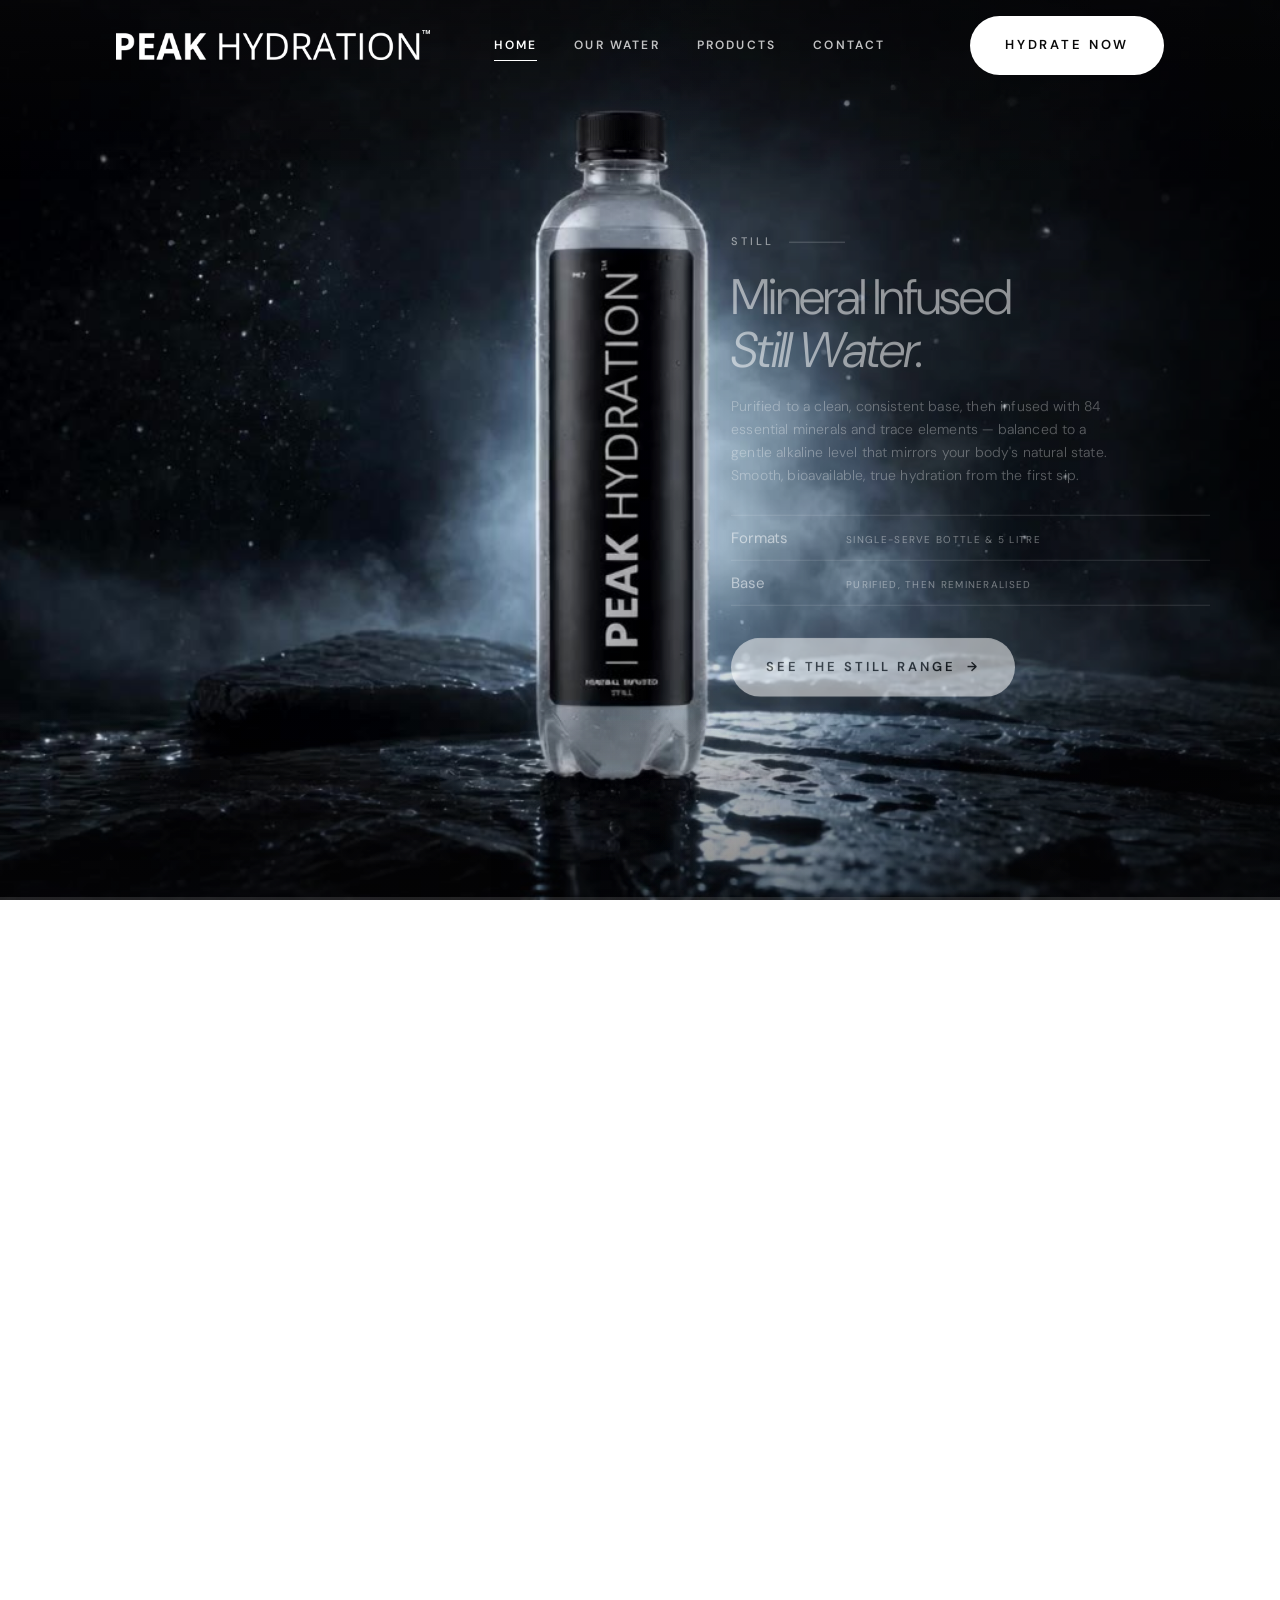
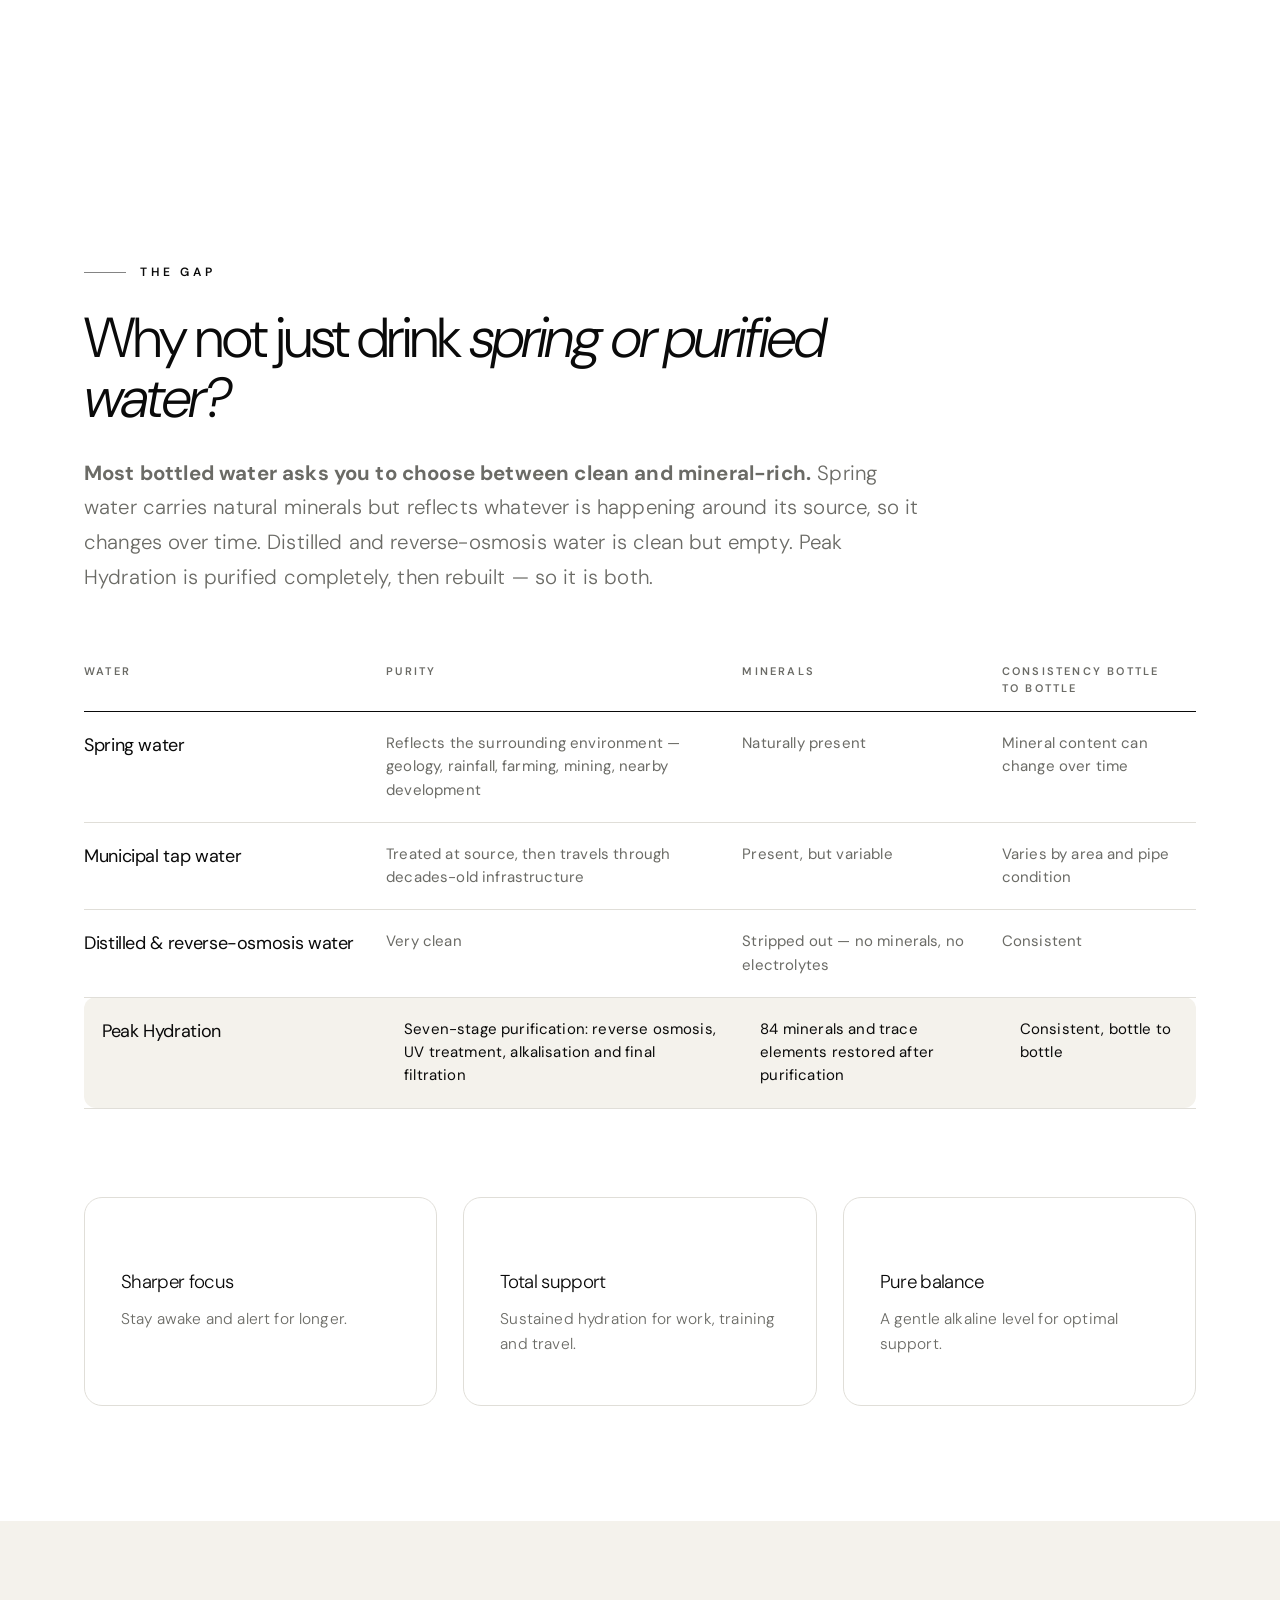
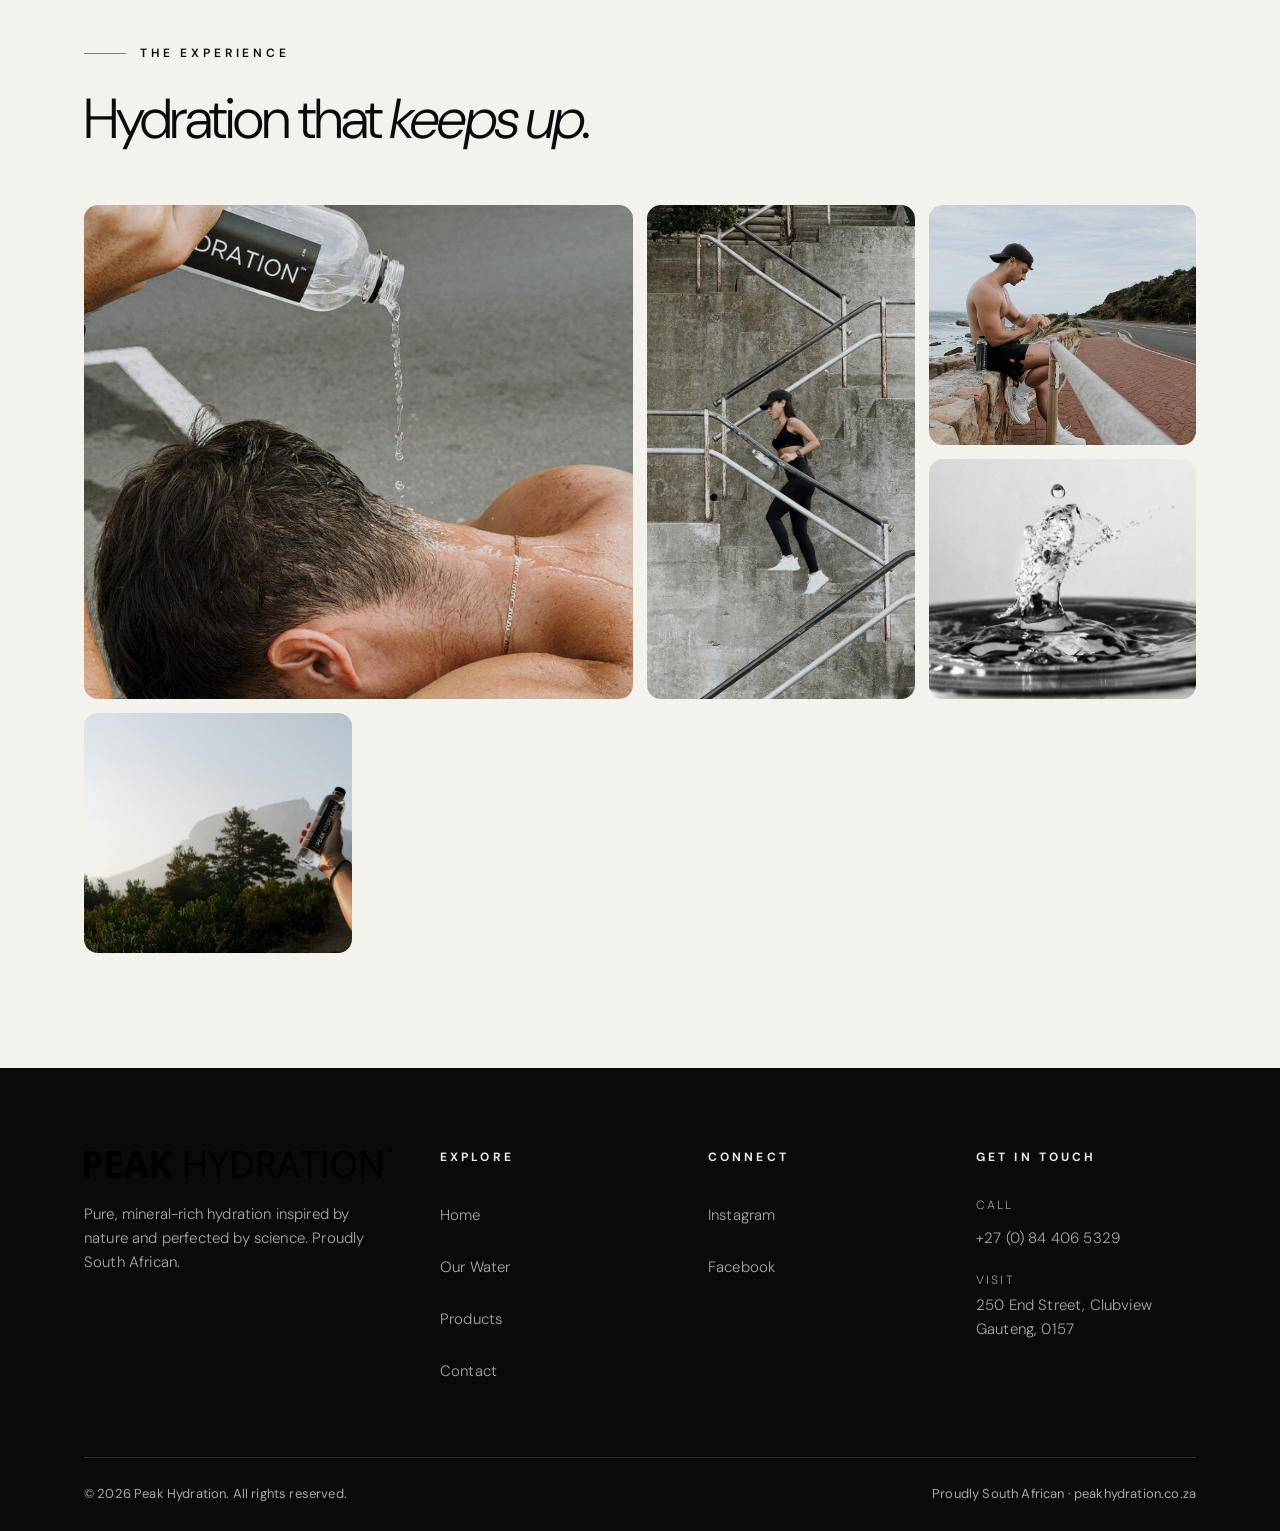
<file: index.html>
<!DOCTYPE html>
<html lang="en">
<head>
<meta charset="UTF-8">
<meta name="viewport" content="width=device-width, initial-scale=1.0">
<title>Peak Hydration — You've had water. Now try hydration.</title>
<meta name="description" content="Pure, mineral-rich hydration inspired by nature, and perfected by science. Purified through seven stages, then rebuilt with 84 minerals and trace elements. Still and sparkling. Proudly South African.">
<meta name="theme-color" content="#0a0a0a">
<link rel="icon" type="image/png" href="assets/favicon.png">
<link rel="preconnect" href="https://fonts.googleapis.com">
<link rel="preconnect" href="https://fonts.gstatic.com" crossorigin>
<link href="https://fonts.googleapis.com/css2?family=DM+Sans:ital,opsz,wght@0,9..40,300;0,9..40,400;0,9..40,500;0,9..40,700;1,9..40,300;1,9..40,400&display=swap" rel="stylesheet">
<link rel="stylesheet" href="css/style.css">
<link rel="stylesheet" href="css/movie.css">
</head>
<body>

<!-- ===================== HEADER ===================== -->
<header class="header header--dark">
  <div class="container nav-inner">
    <a href="index.html" class="brand" aria-label="Peak Hydration home">
      <img src="assets/logo.png" alt="Peak Hydration">
    </a>
    <nav class="nav-links" aria-label="Primary">
      <a href="index.html" class="active">Home</a>
      <a href="our-water.html">Our Water</a>
      <a href="products.html">Products</a>
      <a href="contact.html">Contact</a>
    </nav>
    <a href="products.html" class="btn btn--light nav-cta">Hydrate Now</a>
    <button class="nav-toggle" aria-label="Open menu" aria-expanded="false">
      <span></span><span></span><span></span>
    </button>
  </div>
</header>

<!-- ===================== MOBILE MENU ===================== -->
<div class="mobile-menu" aria-hidden="true">
  <a href="index.html">Home</a>
  <a href="our-water.html">Our Water</a>
  <a href="products.html">Products</a>
  <a href="contact.html">Contact</a>
  <div class="m-social">
    <a href="https://www.instagram.com/peakhydrationza/" target="_blank" rel="noopener">Instagram</a>
    <a href="https://www.facebook.com/profile.php?id=100063633965726" target="_blank" rel="noopener">Facebook</a>
  </div>
</div>

<!-- =====================================================================
     THE MOVIE — one continuous scroll-scrubbed film
     Three clips chained on a single timeline inside a single pinned stage.
     The picture never unsticks, so there is no seam at the hand-overs.
     ===================================================================== -->
<div class="movie" id="movie" aria-label="Peak Hydration film">

  <!-- scroll targets, one per beat — JS parks them at the right moment -->
  <span class="movie-anchor" id="move-1"></span>
  <span class="movie-anchor" id="move-2"></span>
  <span class="movie-anchor" id="move-3"></span>
  <span class="movie-anchor" id="move-4"></span>
  <span class="movie-anchor" id="move-5"></span>
  <span class="movie-anchor" id="move-6"></span>

  <div class="movie-stage">

    <video class="movie-clip is-live" data-clip="0" data-dur="8.042"
           src="assets/video/clip1.mp4" poster="assets/video/clip1-poster.jpg"
           preload="auto" muted playsinline disablepictureinpicture
           disableremoteplayback tabindex="-1" aria-hidden="true"></video>
    <video class="movie-clip" data-clip="1" data-dur="8.042"
           src="assets/video/clip2.mp4" poster="assets/video/clip2-poster.jpg"
           preload="auto" muted playsinline disablepictureinpicture
           disableremoteplayback tabindex="-1" aria-hidden="true"></video>
    <video class="movie-clip" data-clip="2" data-dur="9.042"
           src="assets/video/clip3.mp4" poster="assets/video/clip3-poster.jpg"
           preload="auto" muted playsinline disablepictureinpicture
           disableremoteplayback tabindex="-1" aria-hidden="true"></video>

    <div class="movie-scrim movie-scrim--dark" aria-hidden="true"></div>
    <div class="movie-scrim movie-scrim--light" aria-hidden="true"></div>
    <!-- directional veil — darkens only the side the copy sits on -->
    <div class="movie-veil" aria-hidden="true"></div>

    <!-- ---------- BEAT 1 · THE PROMISE (still, black label) ---------- -->
    <div class="movie-copy" data-copy="0" data-side="left">
      <div class="movie-copy__inner">
        <p class="mini">Mineral-Infused Water</p>
        <h1>You've had water.<br><em>Now try hydration.</em></h1>
        <p class="sub">Pure, mineral-rich hydration inspired by nature, and perfected by science — for people who move with purpose.</p>
        <div class="actions">
          <a href="#move-2" class="btn btn--solid">See how it's made <span class="arrow">↓</span></a>
          <a href="products.html" class="btn btn--ghost">Explore Products</a>
        </div>
      </div>
    </div>

    <!-- ---------- BEAT 2 · THE STILL WATER — plays while the film is frozen
         on clip 1's still bottle, the only genuinely still-label footage,
         so the still range gets its own moment ---------- -->
    <div class="movie-copy" data-copy="1" data-side="right">
      <div class="movie-copy__inner">
        <p class="mini">Still</p>
        <h2>Mineral Infused<br><em>Still Water.</em></h2>
        <p class="sub">Purified to a clean, consistent base, then infused with 84 essential minerals and trace elements — balanced to a gentle alkaline level that mirrors your body's natural state. Smooth, bioavailable, true hydration from the first sip.</p>
        <div class="facts">
          <div class="fact"><strong>Formats</strong><span>Single-serve bottle &amp; 5&nbsp;litre</span></div>
          <div class="fact"><strong>Base</strong><span>Purified, then remineralised</span></div>
        </div>
        <div class="actions">
          <a href="products.html#still" class="btn btn--solid">See the still range <span class="arrow">→</span></a>
        </div>
      </div>
    </div>

    <!-- ---------- BEAT 3 · THE GAP ---------- -->
    <div class="movie-copy" data-copy="2" data-side="left">
      <div class="movie-copy__inner">
        <p class="mini">The Gap</p>
        <h2>Clean, or mineral-rich.<br><em>Why not both?</em></h2>
        <p class="sub">Spring water carries natural minerals, but it reflects whatever is happening around its source. Purified water is clean, but empty. Peak Hydration exists because you shouldn't have to choose.</p>
        <div class="actions">
          <a href="our-water.html" class="btn btn--ghost">Why we exist <span class="arrow">→</span></a>
        </div>
      </div>
    </div>

    <!-- ---------- BEAT 4 · HOW IT'S MADE ---------- -->
    <div class="movie-copy" data-copy="3" data-side="right">
      <div class="movie-copy__inner">
        <p class="mini">Purified by technology. Perfected by nature.</p>
        <h2>Clean water,<br><em>mineralised properly.</em></h2>
        <p class="sub">Every drop passes through a seven-stage purification system, then we restore minerals and trace elements sourced from the earth's own deposits. Nothing accidental. Nothing left to chance.</p>
        <div class="facts">
          <div class="fact"><strong>Seven-stage</strong><span>Reverse osmosis, UV, alkalisation, final filtration</span></div>
          <div class="fact"><strong>84</strong><span>Minerals &amp; trace elements restored</span></div>
          <div class="fact"><strong>Gentle alkaline</strong><span>Balanced to mirror your body</span></div>
        </div>
        <div class="actions">
          <a href="our-water.html" class="btn btn--ghost">Read the full process <span class="arrow">→</span></a>
        </div>
      </div>
    </div>

    <!-- ---------- BEAT 5 · SPARKLING — only once the white label is on screen -->
    <div class="movie-copy" data-copy="4" data-side="left">
      <div class="movie-copy__inner">
        <p class="mini">Mineral-Infused Sparkling</p>
        <h2>The same water,<br><em>with a sparkle.</em></h2>
        <p class="sub">Carbonated only after mineralisation is complete. That order is what gives it a cleaner taste and fine, consistent bubbles that last long after the bottle is opened.</p>
        <div class="actions">
          <a href="products.html#sparkling" class="btn btn--solid">Explore Sparkling <span class="arrow">→</span></a>
        </div>
      </div>
    </div>

    <!-- ---------- BEAT 6 · JOIN THE MOVEMENT ---------- -->
    <div class="movie-copy cta-copy" data-copy="5" data-side="right">
      <div class="movie-copy__inner">
        <p class="mini">Join the Movement</p>
        <h2>For people who are<br><em>going somewhere.</em></h2>
        <p class="sub">Drink better, feel better, move better. Be the first to know when Peak Hydration reaches your town.</p>
        <form class="form" action="send-message.php" method="POST" data-form>
          <input type="hidden" name="subject" value="Website — Join the movement">
          <input type="hidden" name="form" value="newsletter">
          <input type="email" name="email" placeholder="Your email address" required aria-label="Email">
          <button type="submit" class="btn btn--solid">Notify Me</button>
        </form>
        <p class="form-note" data-form-status></p>
      </div>
    </div>

    <div class="movie-hint" aria-hidden="true"><span class="mouse"></span>Scroll to pour</div>
  </div>
</div>

<!-- overall film progress rail -->
<div class="movie-progress" aria-hidden="true"><div class="movie-progress__fill"></div></div>

<!-- ===================== POST-MOVIE: THE COMPARISON ===================== -->
<section class="section">
  <div class="container">
    <span class="eyebrow reveal">The Gap</span>
    <h2 class="display-md reveal" data-d="1" style="max-width:14em;margin:26px 0 28px;">Why not just drink <em class="italic">spring or purified water?</em></h2>
    <p class="lead reveal" data-d="1" style="max-width:60ch;margin-bottom:48px;"><strong>Most bottled water asks you to choose between clean and mineral-rich.</strong> Spring water carries natural minerals but reflects whatever is happening around its source, so it changes over time. Distilled and reverse-osmosis water is clean but empty. Peak Hydration is purified completely, then rebuilt — so it is both.</p>

    <div class="table-wrap reveal" data-d="2">
      <table class="compare">
        <thead>
          <tr>
            <th scope="col">Water</th>
            <th scope="col">Purity</th>
            <th scope="col">Minerals</th>
            <th scope="col">Consistency bottle to bottle</th>
          </tr>
        </thead>
        <tbody>
          <tr>
            <th scope="row">Spring water</th>
            <td>Reflects the surrounding environment — geology, rainfall, farming, mining, nearby development</td>
            <td>Naturally present</td>
            <td>Mineral content can change over time</td>
          </tr>
          <tr>
            <th scope="row">Municipal tap water</th>
            <td>Treated at source, then travels through decades-old infrastructure</td>
            <td>Present, but variable</td>
            <td>Varies by area and pipe condition</td>
          </tr>
          <tr>
            <th scope="row">Distilled &amp; reverse-osmosis water</th>
            <td>Very clean</td>
            <td>Stripped out — no minerals, no electrolytes</td>
            <td>Consistent</td>
          </tr>
          <tr class="is-us">
            <th scope="row">Peak Hydration</th>
            <td>Seven-stage purification: reverse osmosis, UV treatment, alkalisation and final filtration</td>
            <td>84 minerals and trace elements restored after purification</td>
            <td>Consistent, bottle to bottle</td>
          </tr>
        </tbody>
      </table>
    </div>

    <div class="pillars reveal" data-d="2">
      <div class="pillar">
        <h3>Sharper focus</h3>
        <p>Stay awake and alert for longer.</p>
      </div>
      <div class="pillar">
        <h3>Total support</h3>
        <p>Sustained hydration for work, training and travel.</p>
      </div>
      <div class="pillar">
        <h3>Pure balance</h3>
        <p>A gentle alkaline level for optimal support.</p>
      </div>
    </div>
  </div>
</section>

<!-- ===================== POST-MOVIE: GALLERY / INSTAGRAM =====================
     The grid below is the fallback: brand photography, shown whenever the
     live feed is unavailable. js/instagram.js replaces it with real posts
     once a token is configured, and only then relabels it as Instagram.
     ========================================================================= -->
<section class="section section--cream" id="instagram">
  <div class="container">
    <div class="ig-head">
      <div>
        <span class="eyebrow reveal" data-ig-label>The Experience</span>
        <h2 class="display-md reveal" data-d="1" style="margin:26px 0 0;">Hydration that <em class="italic">keeps up.</em></h2>
      </div>
      <a class="btn btn--dark ig-follow" href="https://www.instagram.com/peakhydrationza/"
         target="_blank" rel="noopener" data-ig-follow hidden>Follow <span class="arrow">→</span></a>
    </div>

    <div class="gallery" data-instagram data-handle="peakhydrationza">
      <figure class="wide reveal"><img src="assets/gap.jpg" alt="Clean, mineralised water" loading="lazy"></figure>
      <figure class="tall reveal" data-d="1"><img src="assets/lifestyle-1.jpg" alt="Peak Hydration in action" loading="lazy"></figure>
      <figure class="reveal" data-d="2"><img src="assets/lifestyle-2.jpg" alt="Peak Hydration" loading="lazy"></figure>
      <figure class="reveal" data-d="2"><img src="assets/purified.jpg" alt="Waterfall source" loading="lazy"></figure>
      <figure class="reveal" data-d="3"><img src="assets/sparkling-wide.jpg" alt="Sparkling water" loading="lazy"></figure>
    </div>
  </div>
</section>

<!-- ===================== FOOTER ===================== -->
<footer class="footer">
  <div class="container">
    <div class="footer__top">
      <div class="footer__brand">
        <img src="assets/logo.png" alt="Peak Hydration">
        <p class="footer__about">Pure, mineral-rich hydration inspired by nature and perfected by science. Proudly South African.</p>
      </div>
      <div>
        <h4>Explore</h4>
        <ul>
          <li><a href="index.html">Home</a></li>
          <li><a href="our-water.html">Our Water</a></li>
          <li><a href="products.html">Products</a></li>
          <li><a href="contact.html">Contact</a></li>
        </ul>
      </div>
      <div>
        <h4>Connect</h4>
        <ul>
          <li><a href="https://www.instagram.com/peakhydrationza/" target="_blank" rel="noopener">Instagram</a></li>
          <li><a href="https://www.facebook.com/profile.php?id=100063633965726" target="_blank" rel="noopener">Facebook</a></li>
        </ul>
      </div>
      <div>
        <h4>Get in Touch</h4>
        <ul class="footer__contact">
          <li><span>Call</span><a href="tel:+27844065329">+27 (0) 84 406 5329</a></li>
          <li><span>Visit</span>250 End Street, Clubview<br>Gauteng, 0157</li>
        </ul>
      </div>
    </div>
    <div class="footer__bottom">
      <span>© <span data-year>2026</span> Peak Hydration. All rights reserved.</span>
      <span>Proudly South African · <a href="index.html">peakhydration.co.za</a></span>
    </div>
  </div>
</footer>

<script src="js/main.js"></script>
<script src="js/instagram.js"></script>
<script src="js/scrub.js"></script>
</body>
</html>
</file>
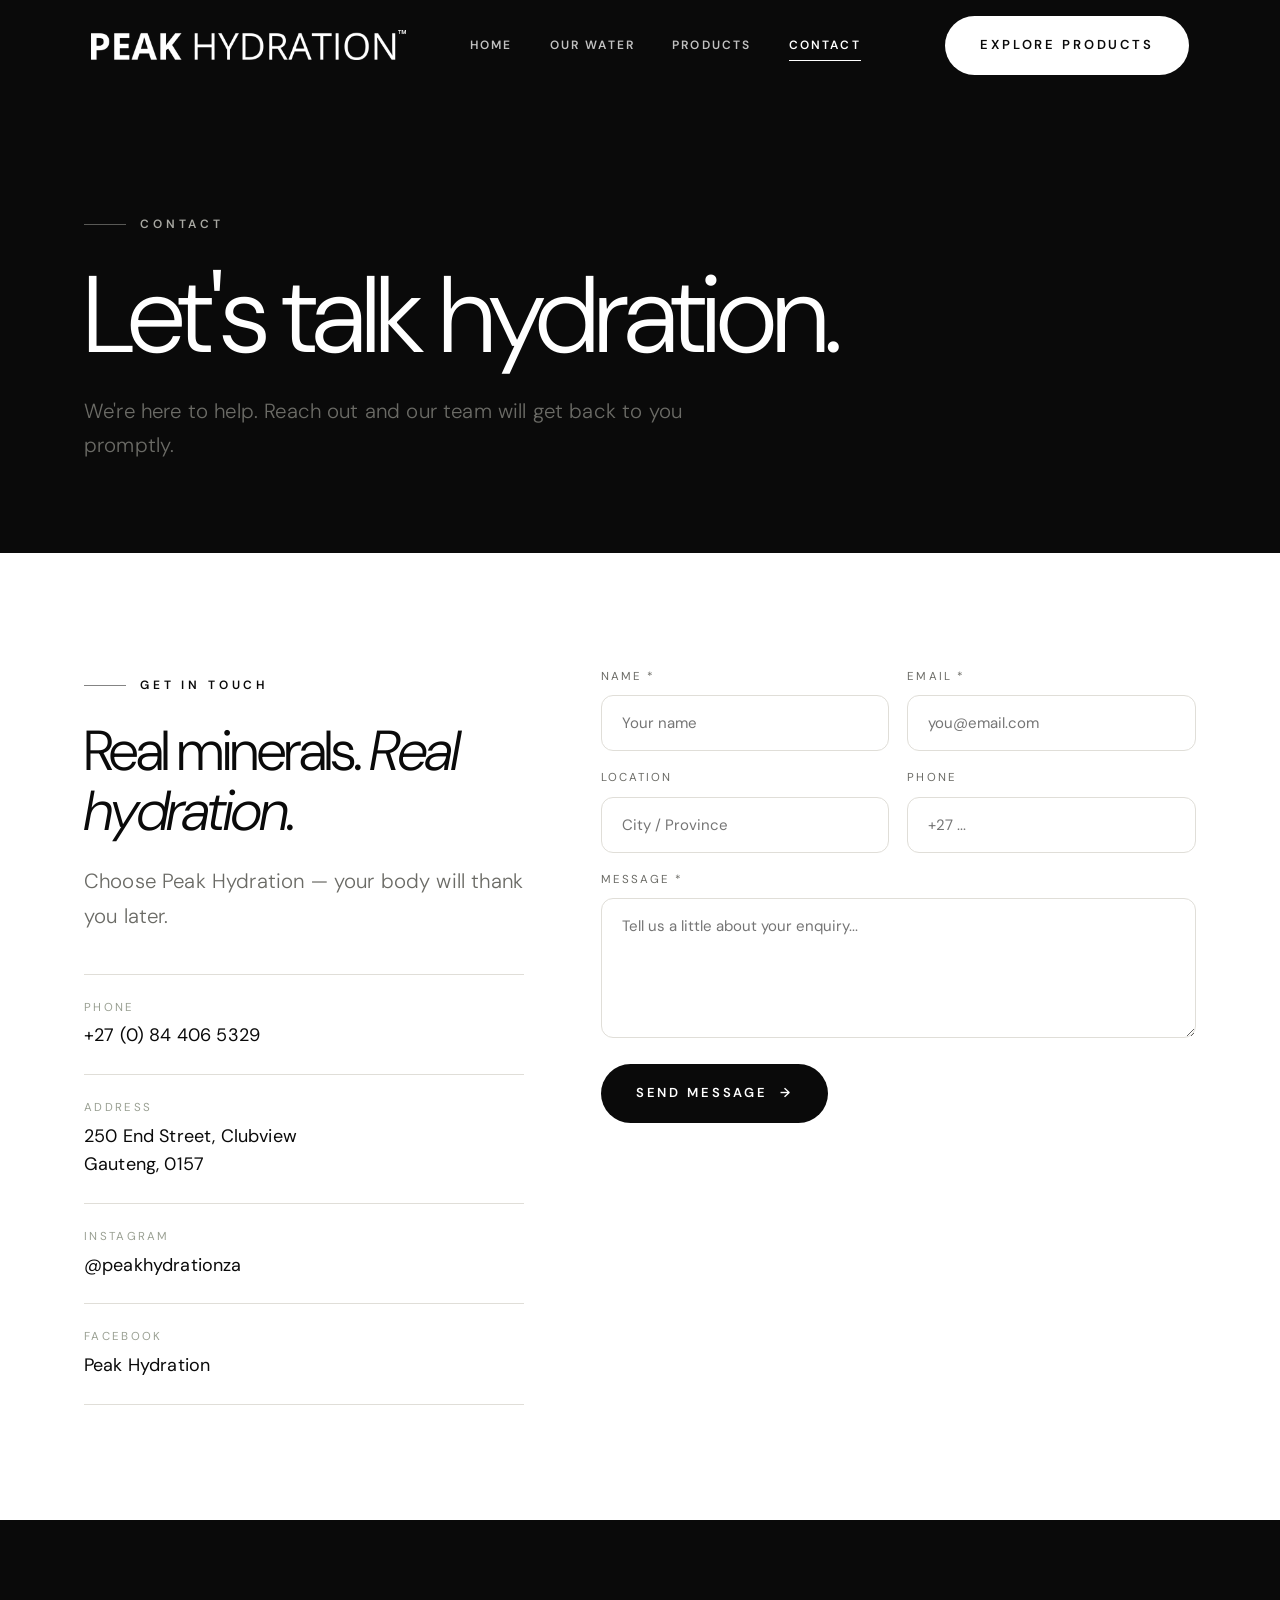
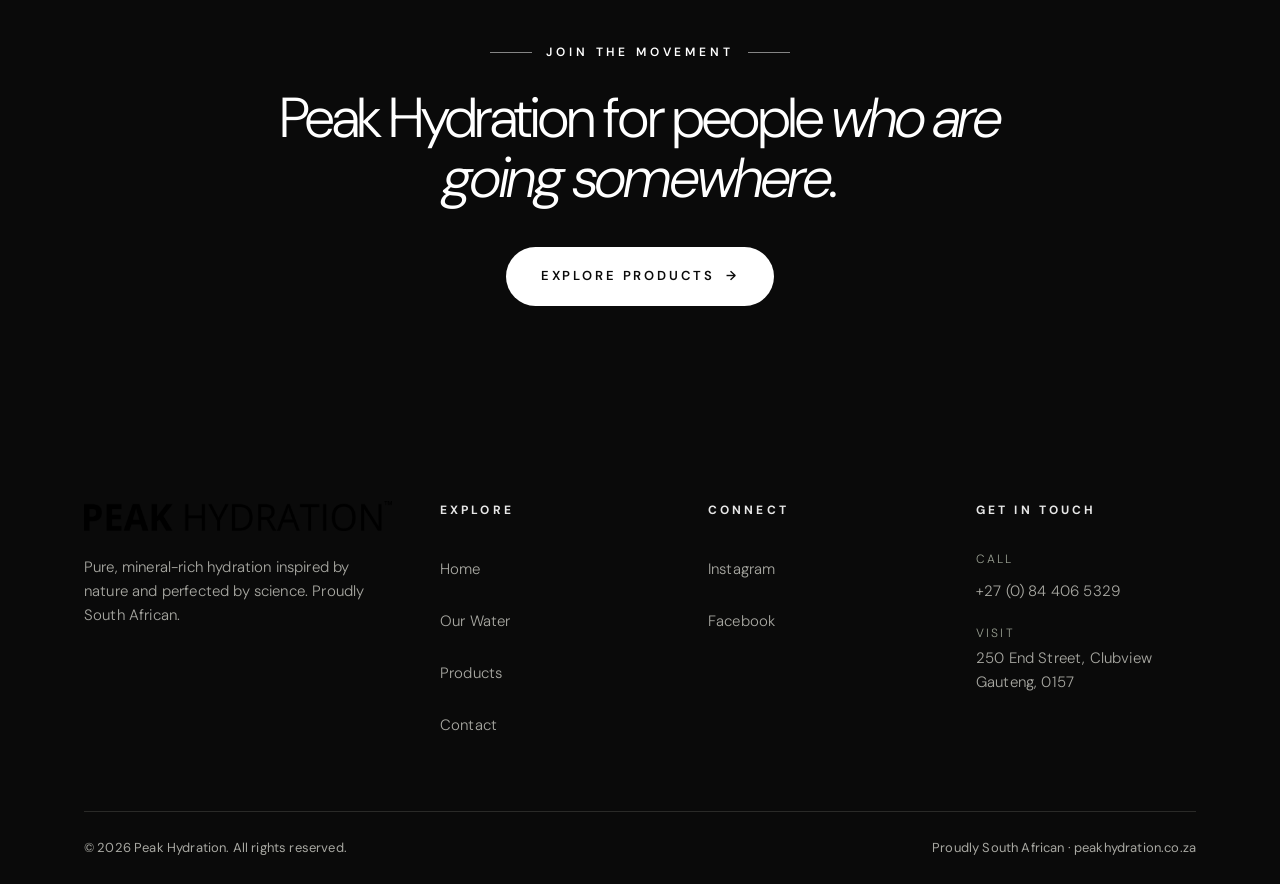
<file: contact.html>
<!DOCTYPE html>
<html lang="en">
<head>
<meta charset="UTF-8">
<meta name="viewport" content="width=device-width, initial-scale=1.0">
<title>Contact — Peak Hydration | Get in Touch</title>
<meta name="description" content="Get in touch with Peak Hydration — enquire about mineral infused still and sparkling water, or join the movement.">
<meta name="theme-color" content="#0a0a0a">
<link rel="icon" type="image/png" href="assets/favicon.png">
<link rel="preconnect" href="https://fonts.googleapis.com">
<link rel="preconnect" href="https://fonts.gstatic.com" crossorigin>
<link href="https://fonts.googleapis.com/css2?family=DM+Sans:ital,opsz,wght@0,9..40,300;0,9..40,400;0,9..40,500;0,9..40,700;1,9..40,300;1,9..40,400&display=swap" rel="stylesheet">
<link rel="stylesheet" href="css/style.css">
</head>
<body>

<!-- ===================== HEADER ===================== -->
<header class="header header--dark">
  <div class="container nav-inner">
    <a href="index.html" class="brand" aria-label="Peak Hydration home">
      <img src="assets/logo.png" alt="Peak Hydration">
    </a>
    <nav class="nav-links" aria-label="Primary">
      <a href="index.html">Home</a>
      <a href="our-water.html">Our Water</a>
      <a href="products.html">Products</a>
      <a href="contact.html" class="active">Contact</a>
    </nav>
    <a href="products.html" class="btn btn--light nav-cta">Explore Products</a>
    <button class="nav-toggle" aria-label="Open menu" aria-expanded="false">
      <span></span><span></span><span></span>
    </button>
  </div>
</header>

<!-- ===================== MOBILE MENU ===================== -->
<div class="mobile-menu" aria-hidden="true">
  <a href="index.html">Home</a>
  <a href="our-water.html">Our Water</a>
  <a href="products.html">Products</a>
  <a href="contact.html">Contact</a>
  <div class="m-social">
    <a href="https://www.instagram.com/peakhydrationza/" target="_blank" rel="noopener">Instagram</a>
    <a href="https://www.facebook.com/profile.php?id=100063633965726" target="_blank" rel="noopener">Facebook</a>
  </div>
</div>

<!-- ===================== PAGE HERO ===================== -->
<section class="page-hero">
  <div class="container">
    <span class="eyebrow reveal">Contact</span>
    <h1 class="display-xl reveal" data-d="1">Let's talk hydration.</h1>
    <p class="lead reveal" data-d="2">We're here to help. Reach out and our team will get back to you promptly.</p>
  </div>
</section>

<!-- ===================== CONTACT ===================== -->
<section class="section">
  <div class="container contact-grid">
    <div class="contact-info">
      <span class="eyebrow reveal">Get in touch</span>
      <h2 class="display-md reveal" data-d="1" style="margin-top:26px;">Real minerals. <em class="italic">Real hydration.</em></h2>
      <p class="lead reveal" data-d="2">Choose Peak Hydration — your body will thank you later.</p>
      <ul class="contact-list reveal" data-d="2">
        <li>
          <span>Phone</span>
          <a href="tel:+27844065329">+27 (0) 84 406 5329</a>
        </li>
        <li>
          <span>Address</span>
          <p>250 End Street, Clubview<br>Gauteng, 0157</p>
        </li>
        <li>
          <span>Instagram</span>
          <a href="https://www.instagram.com/peakhydrationza/" target="_blank" rel="noopener">@peakhydrationza</a>
        </li>
        <li>
          <span>Facebook</span>
          <a href="https://www.facebook.com/profile.php?id=100063633965726" target="_blank" rel="noopener">Peak Hydration</a>
        </li>
      </ul>
    </div>

    <div class="contact-form">
      <form class="form" action="send-message.php" method="POST" data-form>
        <input type="hidden" name="subject" value="Website — Contact enquiry">
        <input type="hidden" name="form" value="contact">
        <div class="form-row">
          <div class="field">
            <label for="name">Name *</label>
            <input type="text" id="name" name="name" placeholder="Your name" required>
          </div>
          <div class="field">
            <label for="email">Email *</label>
            <input type="email" id="email" name="email" placeholder="you@email.com" required>
          </div>
        </div>
        <div class="form-row">
          <div class="field">
            <label for="location">Location</label>
            <input type="text" id="location" name="location" placeholder="City / Province">
          </div>
          <div class="field">
            <label for="phone">Phone</label>
            <input type="tel" id="phone" name="phone" placeholder="+27 ...">
          </div>
        </div>
        <div class="field">
          <label for="message">Message *</label>
          <textarea id="message" name="message" placeholder="Tell us a little about your enquiry..." required></textarea>
        </div>
        <div class="form-status" data-form-status></div>
        <button type="submit" class="btn btn--dark">Send Message <span class="arrow">→</span></button>
      </form>
    </div>
  </div>
</section>

<!-- ===================== CTA ===================== -->
<section class="section section--dark cta">
  <div class="container" style="text-align:center;">
    <span class="eyebrow eyebrow--center reveal">Join the movement</span>
    <h2 class="display-md reveal" data-d="1">Peak Hydration for people <em class="italic">who are going somewhere.</em></h2>
    <div class="reveal" data-d="2" style="margin-top:40px;">
      <a href="products.html" class="btn btn--light">Explore Products <span class="arrow">→</span></a>
    </div>
  </div>
</section>

<!-- ===================== FOOTER ===================== -->
<footer class="footer">
  <div class="container">
    <div class="footer__top">
      <div class="footer__brand">
        <img src="assets/logo.png" alt="Peak Hydration">
        <p class="footer__about">Pure, mineral-rich hydration inspired by nature and perfected by science. Proudly South African.</p>
      </div>
      <div>
        <h4>Explore</h4>
        <ul>
          <li><a href="index.html">Home</a></li>
          <li><a href="our-water.html">Our Water</a></li>
          <li><a href="products.html">Products</a></li>
          <li><a href="contact.html">Contact</a></li>
        </ul>
      </div>
      <div>
        <h4>Connect</h4>
        <ul>
          <li><a href="https://www.instagram.com/peakhydrationza/" target="_blank" rel="noopener">Instagram</a></li>
          <li><a href="https://www.facebook.com/profile.php?id=100063633965726" target="_blank" rel="noopener">Facebook</a></li>
        </ul>
      </div>
      <div>
        <h4>Get in Touch</h4>
        <ul class="footer__contact">
          <li><span>Call</span><a href="tel:+27844065329">+27 (0) 84 406 5329</a></li>
          <li><span>Visit</span>250 End Street, Clubview<br>Gauteng, 0157</li>
        </ul>
      </div>
    </div>
    <div class="footer__bottom">
      <span>© <span data-year>2026</span> Peak Hydration. All rights reserved.</span>
      <span>Proudly South African · <a href="index.html">peakhydration.co.za</a></span>
    </div>
  </div>
</footer>

<script src="js/main.js"></script>
</body>
</html>
</file>
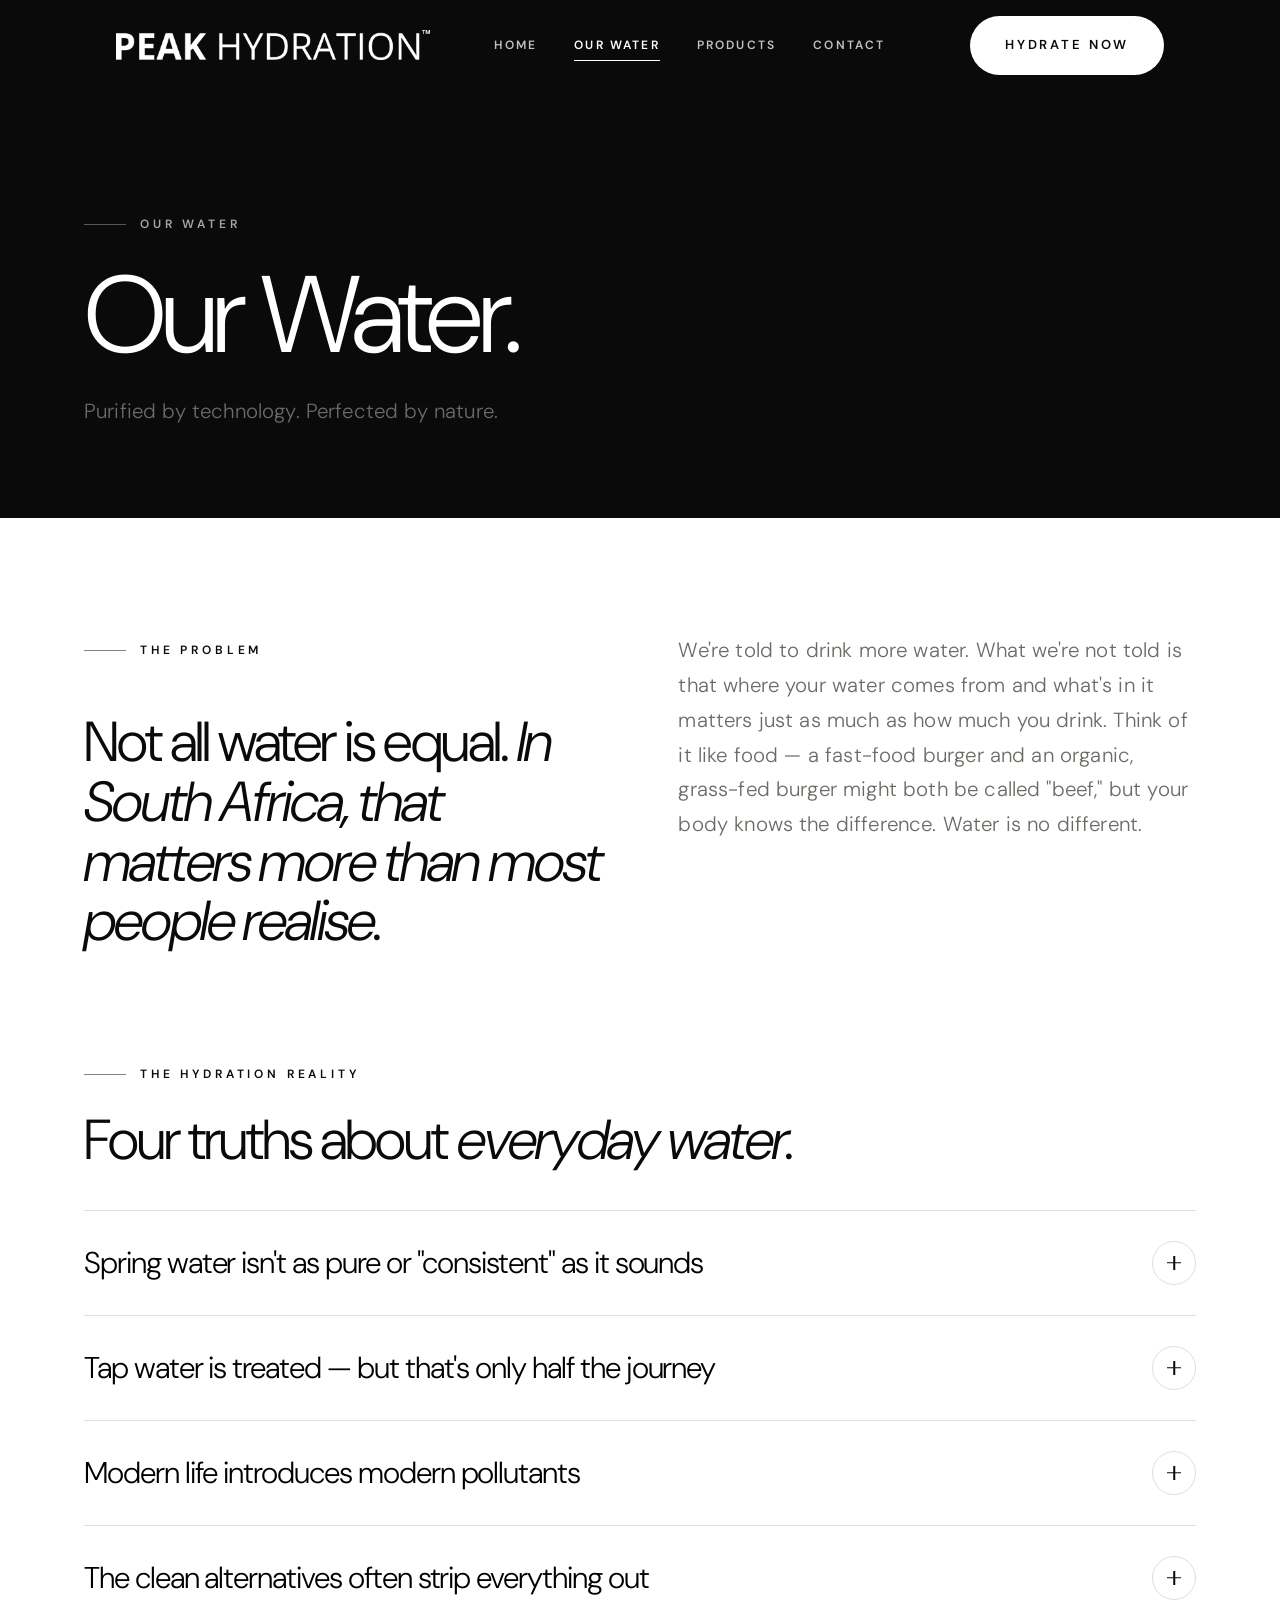
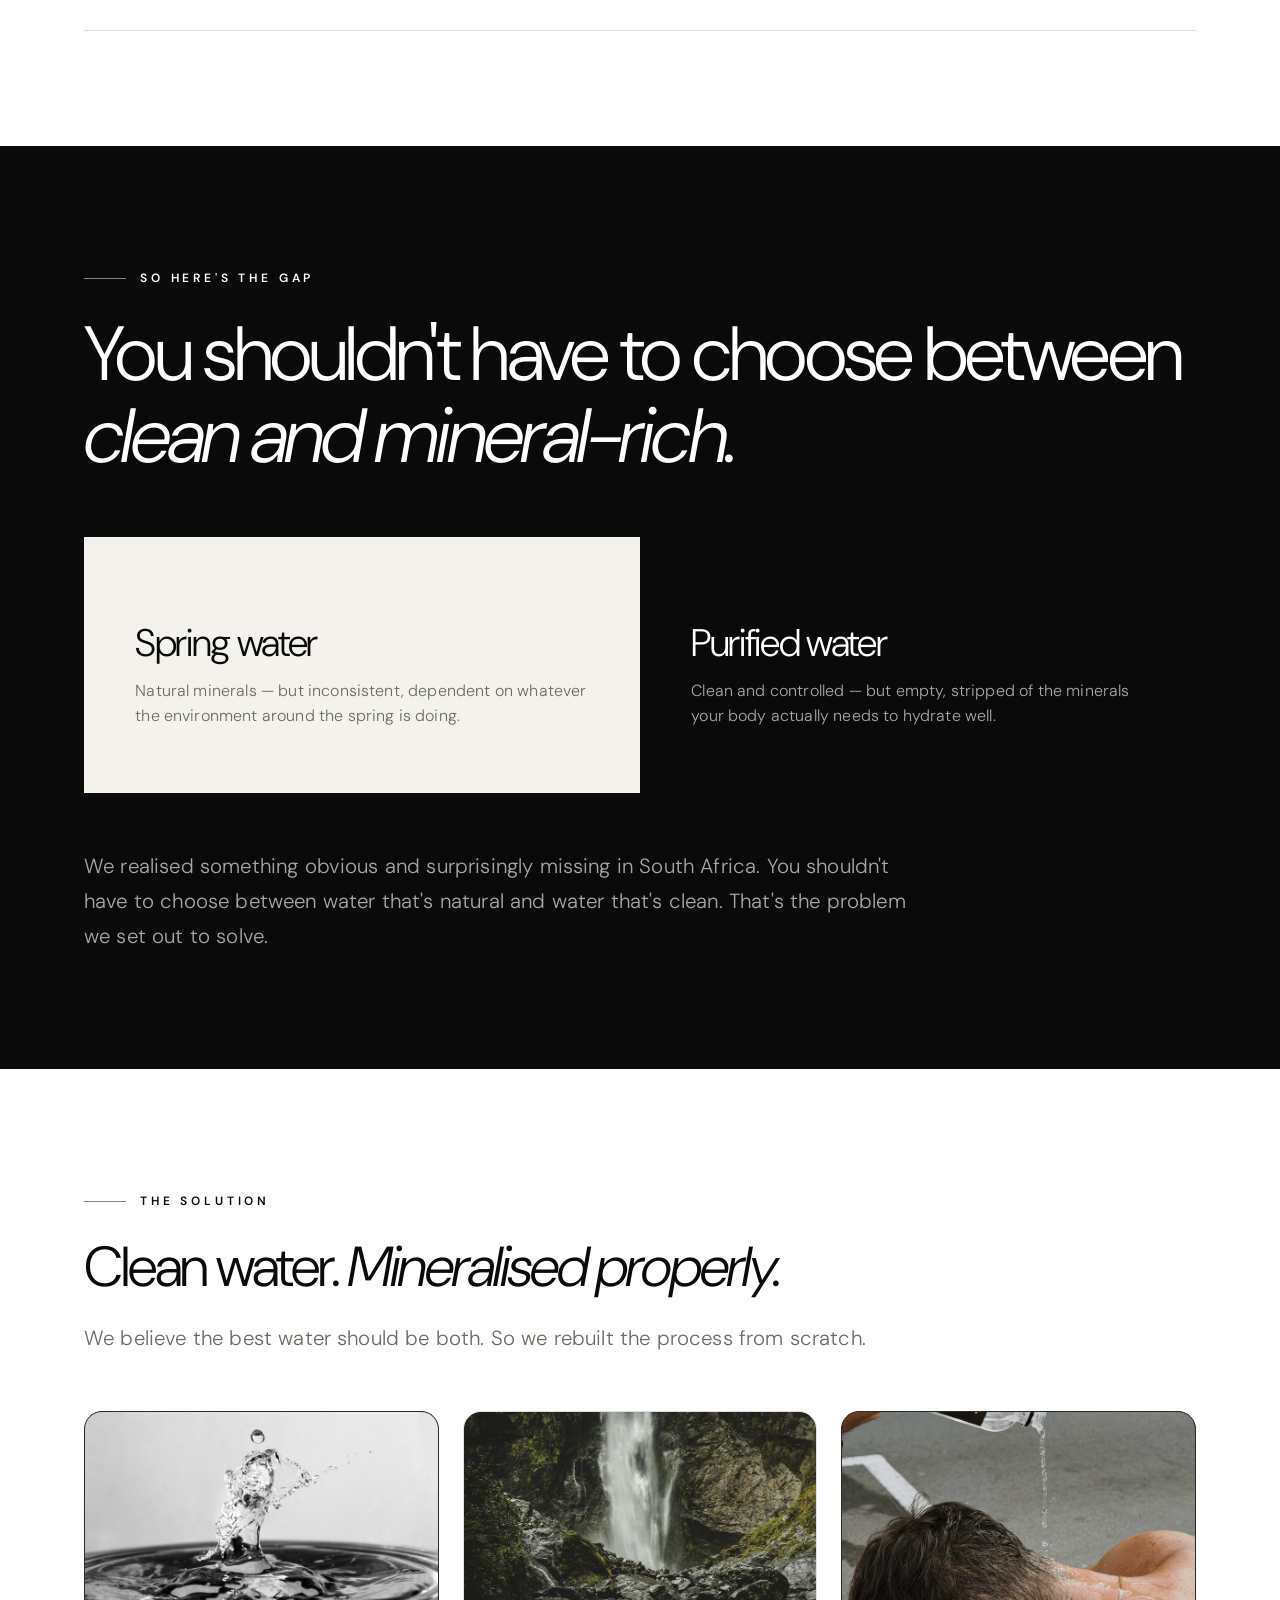
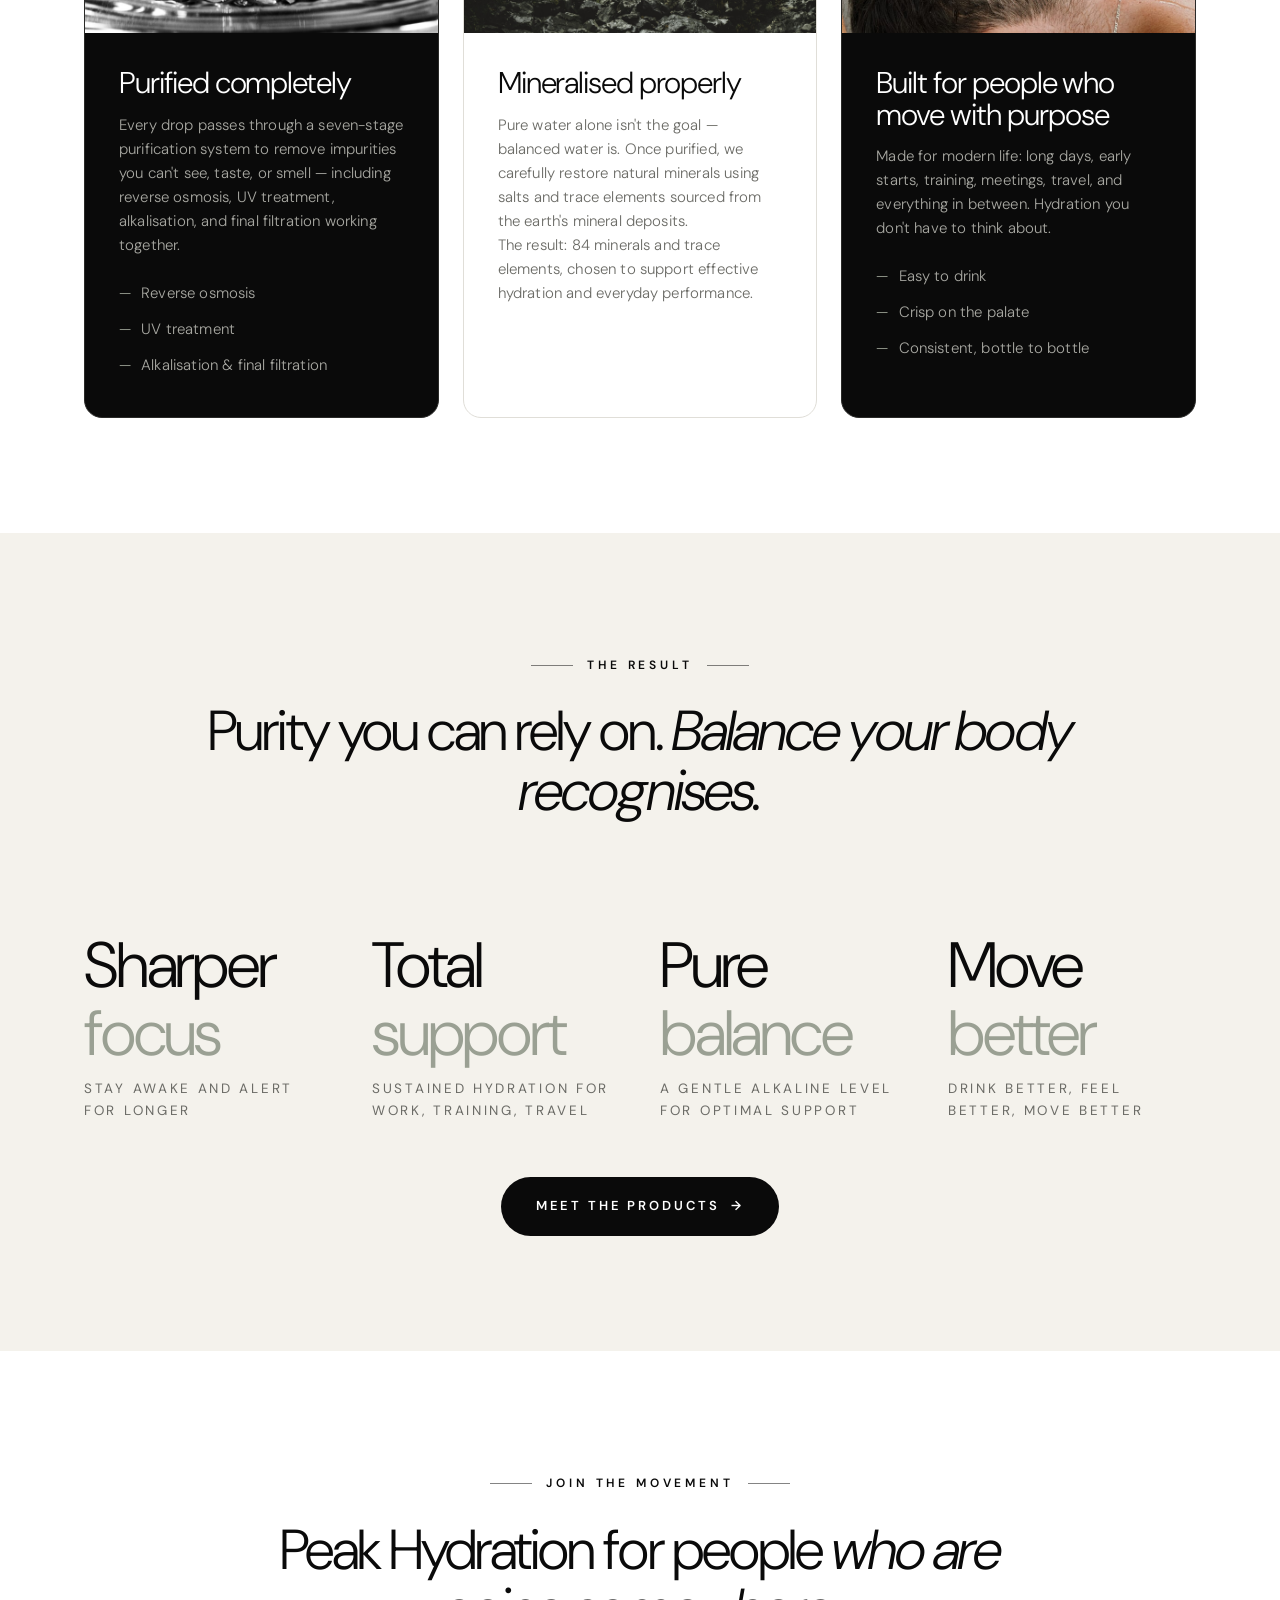
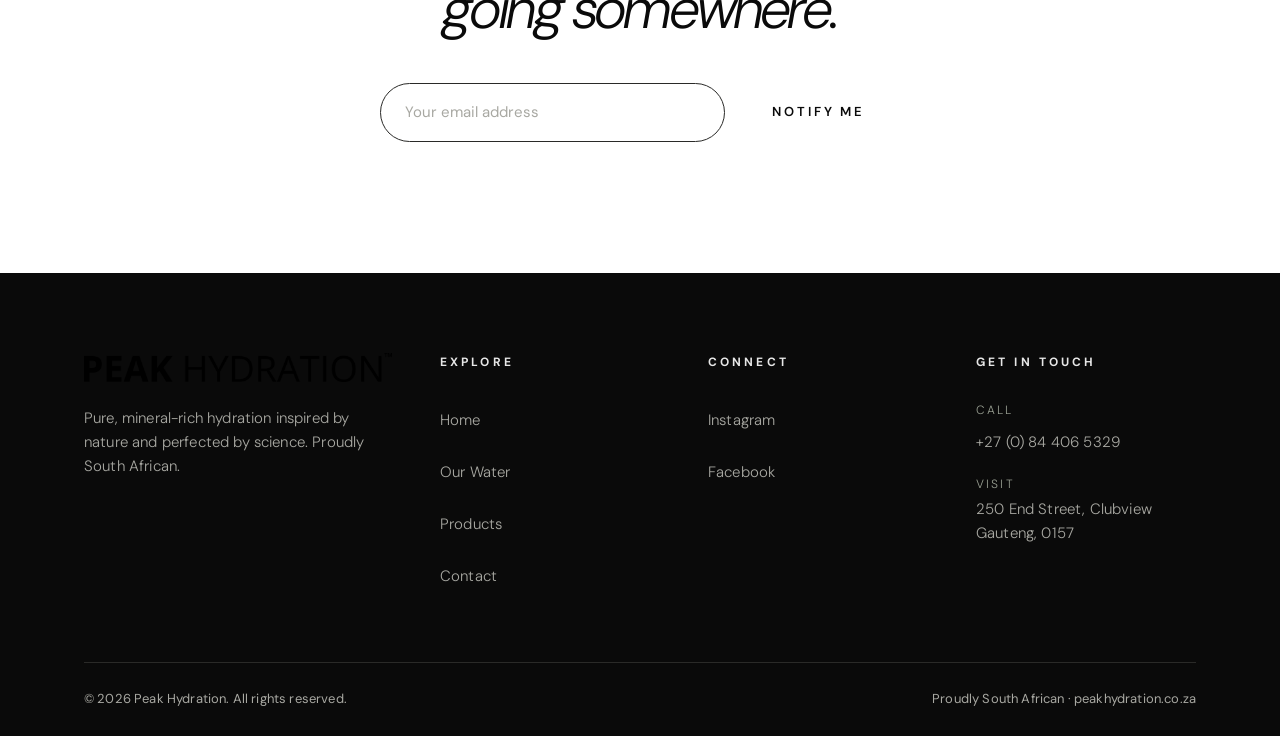
<file: our-water.html>
<!DOCTYPE html>
<html lang="en">
<head>
<meta charset="UTF-8">
<meta name="viewport" content="width=device-width, initial-scale=1.0">
<title>Our Water — Peak Hydration | Purified by Technology, Perfected by Nature</title>
<meta name="description" content="Why Peak Hydration exists: the gap between clean and mineral-rich water in South Africa — solved through seven-stage purification and precise remineralisation.">
<meta name="theme-color" content="#0a0a0a">
<link rel="icon" type="image/png" href="assets/favicon.png">
<link rel="preconnect" href="https://fonts.googleapis.com">
<link rel="preconnect" href="https://fonts.gstatic.com" crossorigin>
<link href="https://fonts.googleapis.com/css2?family=DM+Sans:ital,opsz,wght@0,9..40,300;0,9..40,400;0,9..40,500;0,9..40,700;1,9..40,300;1,9..40,400&display=swap" rel="stylesheet">
<link rel="stylesheet" href="css/style.css">
</head>
<body>

<!-- ===================== HEADER ===================== -->
<header class="header header--dark">
  <div class="container nav-inner">
    <a href="index.html" class="brand" aria-label="Peak Hydration home">
      <img src="assets/logo.png" alt="Peak Hydration">
    </a>
    <nav class="nav-links" aria-label="Primary">
      <a href="index.html">Home</a>
      <a href="our-water.html" class="active">Our Water</a>
      <a href="products.html">Products</a>
      <a href="contact.html">Contact</a>
    </nav>
    <a href="products.html" class="btn btn--light nav-cta">Hydrate Now</a>
    <button class="nav-toggle" aria-label="Open menu" aria-expanded="false">
      <span></span><span></span><span></span>
    </button>
  </div>
</header>

<!-- ===================== MOBILE MENU ===================== -->
<div class="mobile-menu" aria-hidden="true">
  <a href="index.html">Home</a>
  <a href="our-water.html">Our Water</a>
  <a href="products.html">Products</a>
  <a href="contact.html">Contact</a>
  <div class="m-social">
    <a href="https://www.instagram.com/peakhydrationza/" target="_blank" rel="noopener">Instagram</a>
    <a href="https://www.facebook.com/profile.php?id=100063633965726" target="_blank" rel="noopener">Facebook</a>
  </div>
</div>

<!-- ===================== PAGE HERO ===================== -->
<section class="page-hero">
  <div class="container">
    <span class="eyebrow reveal">Our Water</span>
    <h1 class="display-xl reveal" data-d="1">Our Water.</h1>
    <p class="lead reveal" data-d="2">Purified by technology. Perfected by nature.</p>
  </div>
</section>

<!-- ===================== THE PROBLEM ===================== -->
<section class="section">
  <div class="container">
    <div class="statement" style="grid-template-columns:1fr 1fr; align-items:start; margin-bottom:80px;">
      <div class="statement__content">
        <span class="eyebrow reveal">The Problem</span>
        <h2 class="display-md reveal" data-d="1" style="margin:26px 0;">Not all water is equal. <em class="italic">In South Africa, that matters more than most people realise.</em></h2>
      </div>
      <div class="statement__content">
        <p class="lead reveal" data-d="2">We're told to drink more water. What we're not told is that where your water comes from and what's in it matters just as much as how much you drink. Think of it like food — a fast-food burger and an organic, grass-fed burger might both be called "beef," but your body knows the difference. Water is no different.</p>
      </div>
    </div>

    <span class="eyebrow reveal">The Hydration Reality</span>
    <h2 class="display-md reveal" data-d="1" style="margin:26px 0 40px;">Four truths about <em class="italic">everyday water.</em></h2>

    <div class="accordion">
      <div class="acc-item reveal">
        <button class="acc-head" type="button">
          <h3 class="title-sm">Spring water isn't as pure or "consistent" as it sounds</h3>
          <span class="acc-icon" aria-hidden="true"></span>
        </button>
        <div class="acc-panel"><div class="acc-panel__inner">
          <p>Spring water feels natural. Fresh. Untouched. But natural doesn't always mean clean. It reflects whatever is happening in the surrounding environment — geology, rainfall, farming activity, mining or nearby development.</p>
          <p>Mineral content can change over time, and trace contaminants can make their way in unnoticed. Two bottles from the same spring, months apart, can be very different waters. Nature doesn't standardise. Your body prefers consistency.</p>
        </div></div>
      </div>
      <div class="acc-item reveal">
        <button class="acc-head" type="button">
          <h3 class="title-sm">Tap water is treated — but that's only half the journey</h3>
          <span class="acc-icon" aria-hidden="true"></span>
        </button>
        <div class="acc-panel"><div class="acc-panel__inner">
          <p>Municipal water in South Africa is treated at source, but then travels through decades-old infrastructure before it reaches your glass. Along the way it can pick up unwanted extras from aging pipes, pressure fluctuations, corrosion, or local system failures.</p>
          <p>Safe doesn't always mean optimal. And drinkable isn't the same as ideal.</p>
        </div></div>
      </div>
      <div class="acc-item reveal">
        <button class="acc-head" type="button">
          <h3 class="title-sm">Modern life introduces modern pollutants</h3>
          <span class="acc-icon" aria-hidden="true"></span>
        </button>
        <div class="acc-panel"><div class="acc-panel__inner">
          <p>Agriculture, mining, rural and urban development have changed what ends up in our water systems. Run-off from farming, trace chemicals, and environmental pollutants are increasingly detected in surface and groundwater sources — even when they're legally within limits.</p>
          <p>They're not always dramatic. They're just not what your body asked for.</p>
        </div></div>
      </div>
      <div class="acc-item reveal">
        <button class="acc-head" type="button">
          <h3 class="title-sm">The clean alternatives often strip everything out</h3>
          <span class="acc-icon" aria-hidden="true"></span>
        </button>
        <div class="acc-panel"><div class="acc-panel__inner">
          <p>On the other side of the spectrum are ultra-purified waters: distilled, reverse-osmosis, or heavily filtered. They're clean. But they're also empty — no minerals, no electrolytes, no natural balance. It's like eating perfectly sterile food with no nourishment.</p>
        </div></div>
      </div>
    </div>
  </div>
</section>

<!-- ===================== THE GAP ===================== -->
<section class="section section--dark">
  <div class="container">
    <span class="eyebrow reveal">So here's the gap</span>
    <h2 class="display-lg reveal" data-d="1" style="margin:26px 0 60px;">You shouldn't have to choose between <em class="italic">clean and mineral-rich.</em></h2>
    <div class="pair">
      <div class="pair__block pair__block--light reveal">
        <h3 class="title-sm">Spring water</h3>
        <p>Natural minerals — but inconsistent, dependent on whatever the environment around the spring is doing.</p>
      </div>
      <div class="pair__block pair__block--dark reveal" data-d="1">
        <h3 class="title-sm">Purified water</h3>
        <p>Clean and controlled — but empty, stripped of the minerals your body actually needs to hydrate well.</p>
      </div>
    </div>
    <p class="lead reveal" data-d="2" style="max-width:60ch; margin-top:56px;">We realised something obvious and surprisingly missing in South Africa. You shouldn't have to choose between water that's natural and water that's clean. That's the problem we set out to solve.</p>
  </div>
</section>

<!-- ===================== THE SOLUTION ===================== -->
<section class="section">
  <div class="container">
    <span class="eyebrow reveal">The Solution</span>
    <h2 class="display-md reveal" data-d="1" style="margin:26px 0 24px;">Clean water. <em class="italic">Mineralised properly.</em></h2>
    <p class="lead reveal" data-d="2" style="max-width:64ch; margin-bottom:56px;">We believe the best water should be both. So we rebuilt the process from scratch.</p>

    <div class="solution-grid">
      <article class="solution-card reveal">
        <img class="solution-card__img" src="assets/purified.jpg" alt="Seven-stage purification" loading="lazy">
        <div class="solution-card__body">
          <h3 class="title-sm">Purified completely</h3>
          <p>Every drop passes through a seven-stage purification system to remove impurities you can't see, taste, or smell — including reverse osmosis, UV treatment, alkalisation, and final filtration working together.</p>
          <ul>
            <li>Reverse osmosis</li>
            <li>UV treatment</li>
            <li>Alkalisation &amp; final filtration</li>
          </ul>
        </div>
      </article>
      <article class="solution-card solution-card--light reveal" data-d="1" style="position:relative; overflow:hidden;"> 
        <img class="solution-card__img" src="assets/minerals.jpg" alt="Remineralisation from the earth's deposits" loading="lazy">
        <div class="solution-card__body">
          <h3 class="title-sm">Mineralised properly</h3>
          <p>Pure water alone isn't the goal — balanced water is. Once purified, we carefully restore natural minerals using salts and trace elements sourced from the earth's mineral deposits.</p>
          <p style="color:var(--grey);">The result: 84 minerals and trace elements, chosen to support effective hydration and everyday performance.</p>
        </div>
      </article>
      <article class="solution-card reveal" data-d="2">
        <img class="solution-card__img" src="assets/gap.jpg" alt="Built for people who move with purpose" loading="lazy">
        <div class="solution-card__body">
          <h3 class="title-sm">Built for people who move with purpose</h3>
          <p>Made for modern life: long days, early starts, training, meetings, travel, and everything in between. Hydration you don't have to think about.</p>
          <ul>
            <li>Easy to drink</li>
            <li>Crisp on the palate</li>
            <li>Consistent, bottle to bottle</li>
          </ul>
        </div>
      </article>
    </div>
  </div>
</section>

<!-- ===================== THE RESULT ===================== -->
<section class="section section--cream">
  <div class="container" style="text-align:center;">
    <span class="eyebrow eyebrow--center reveal">The Result</span>
    <h2 class="display-md reveal" data-d="1" style="margin:26px 0 40px;">Purity you can rely on. <em class="italic">Balance your body recognises.</em></h2>
    <div class="stats-banner" style="border-top-color:var(--line); border-top:none; margin-top:0; text-align:left;">
      <div class="stat reveal" style="color:var(--ink);"><h3 style="color:var(--ink);">Sharper<em> focus</em></h3><p style="color:var(--grey);">Stay awake and alert for longer</p></div>
      <div class="stat reveal" data-d="1" style="color:var(--ink);"><h3 style="color:var(--ink);">Total<em> support</em></h3><p style="color:var(--grey);">Sustained hydration for work, training, travel</p></div>
      <div class="stat reveal" data-d="2" style="color:var(--ink);"><h3 style="color:var(--ink);">Pure<em> balance</em></h3><p style="color:var(--grey);">A gentle alkaline level for optimal support</p></div>
      <div class="stat reveal" data-d="3" style="color:var(--ink);"><h3 style="color:var(--ink);">Move<em> better</em></h3><p style="color:var(--grey);">Drink better, feel better, move better</p></div>
    </div>
    <div class="reveal" data-d="2" style="margin-top:56px;">
      <a href="products.html" class="btn btn--dark">Meet the Products <span class="arrow">→</span></a>
    </div>
  </div>
</section>

<!-- ===================== CTA ===================== -->
<section class="section cta">
  <div class="container" style="text-align:center;">
    <span class="eyebrow eyebrow--center reveal">Join the movement</span>
    <h2 class="display-md reveal" data-d="1">Peak Hydration for people <em class="italic">who are going somewhere.</em></h2>
    <form class="cta__form reveal" data-d="2" action="send-message.php" method="POST" data-form>
      <input type="hidden" name="subject" value="Website — Join the movement">
      <input type="hidden" name="form" value="newsletter">
      <input class="cta__input" type="email" name="email" placeholder="Your email address" required>
      <button type="submit" class="btn btn--light">Notify Me</button>
    </form>
    <p class="form-note" data-form-status></p>
  </div>
</section>

<!-- ===================== FOOTER ===================== -->
<footer class="footer">
  <div class="container">
    <div class="footer__top">
      <div class="footer__brand">
        <img src="assets/logo.png" alt="Peak Hydration">
        <p class="footer__about">Pure, mineral-rich hydration inspired by nature and perfected by science. Proudly South African.</p>
      </div>
      <div>
        <h4>Explore</h4>
        <ul>
          <li><a href="index.html">Home</a></li>
          <li><a href="our-water.html">Our Water</a></li>
          <li><a href="products.html">Products</a></li>
          <li><a href="contact.html">Contact</a></li>
        </ul>
      </div>
      <div>
        <h4>Connect</h4>
        <ul>
          <li><a href="https://www.instagram.com/peakhydrationza/" target="_blank" rel="noopener">Instagram</a></li>
          <li><a href="https://www.facebook.com/profile.php?id=100063633965726" target="_blank" rel="noopener">Facebook</a></li>
        </ul>
      </div>
      <div>
        <h4>Get in Touch</h4>
        <ul class="footer__contact">
          <li><span>Call</span><a href="tel:+27844065329">+27 (0) 84 406 5329</a></li>
          <li><span>Visit</span>250 End Street, Clubview<br>Gauteng, 0157</li>
        </ul>
      </div>
    </div>
    <div class="footer__bottom">
      <span>© <span data-year>2026</span> Peak Hydration. All rights reserved.</span>
      <span>Proudly South African · <a href="index.html">peakhydration.co.za</a></span>
    </div>
  </div>
</footer>

<script src="js/main.js"></script>
</body>
</html>
</file>
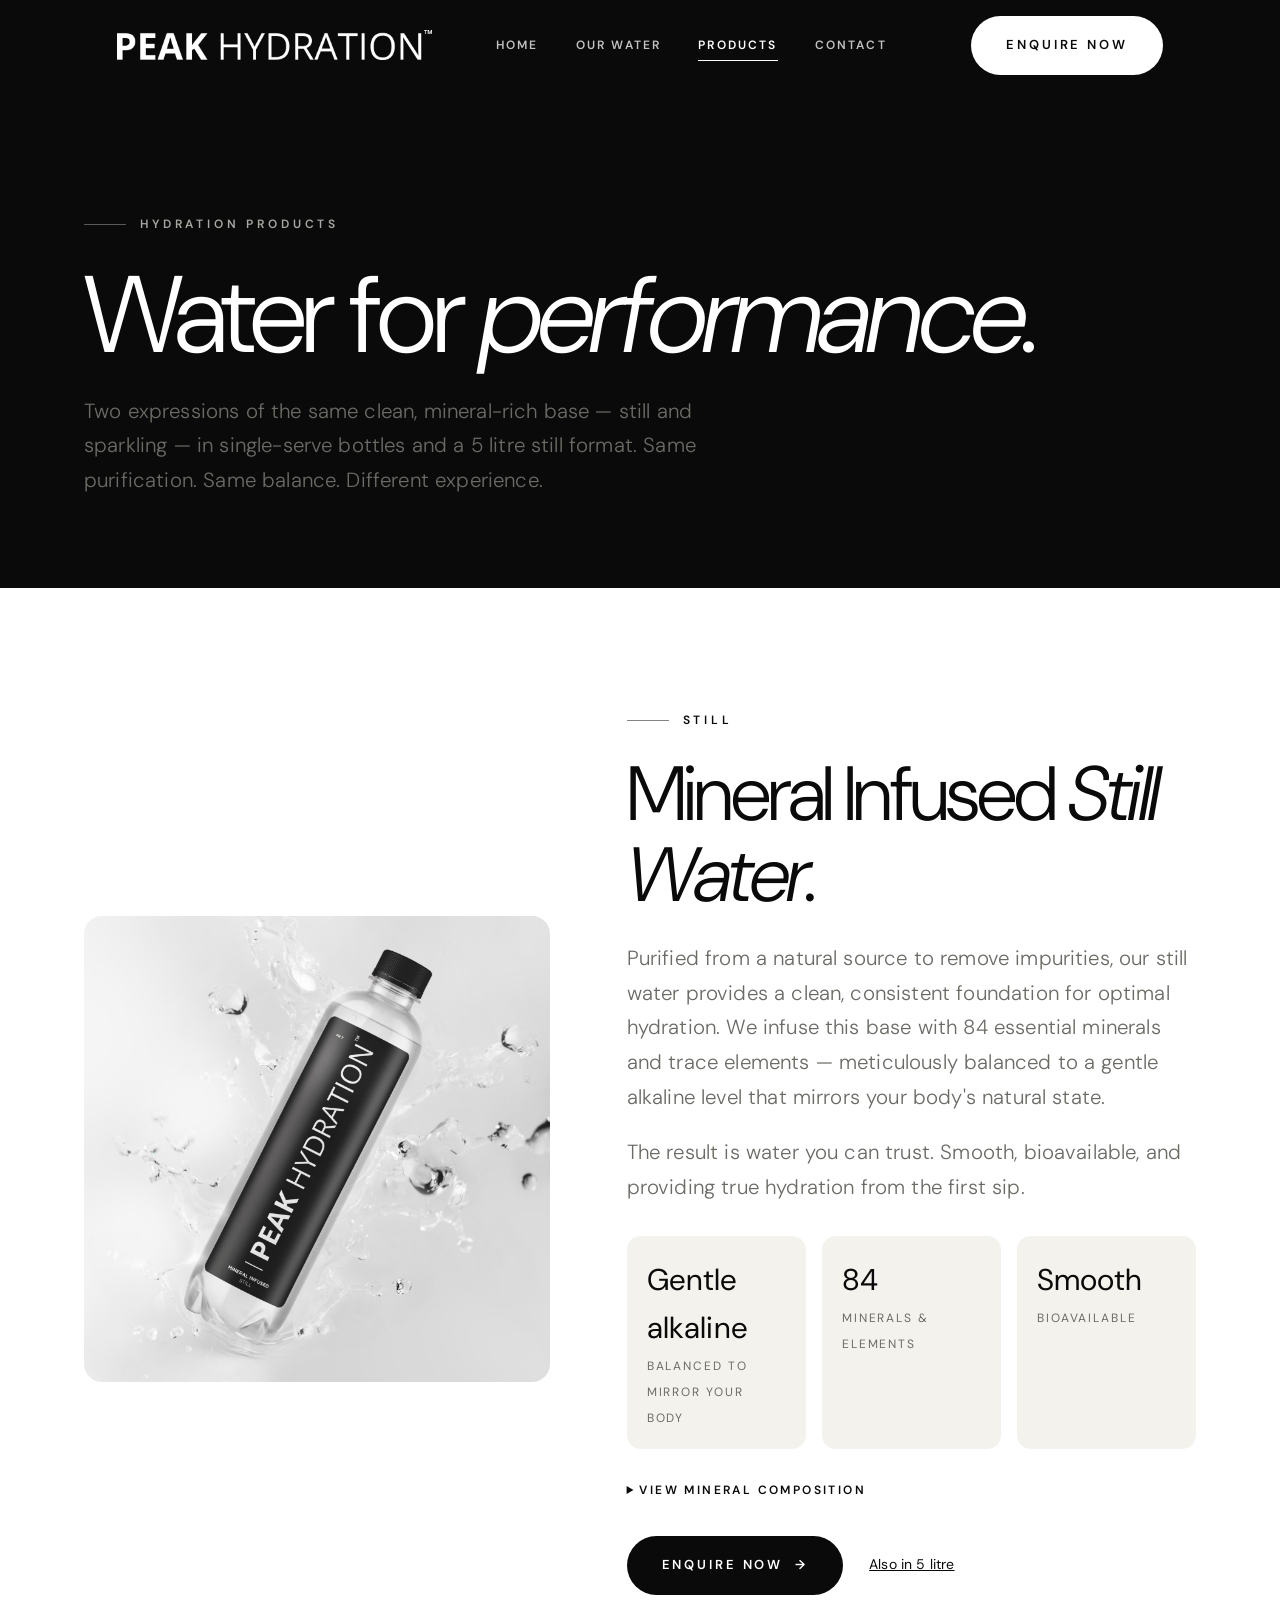
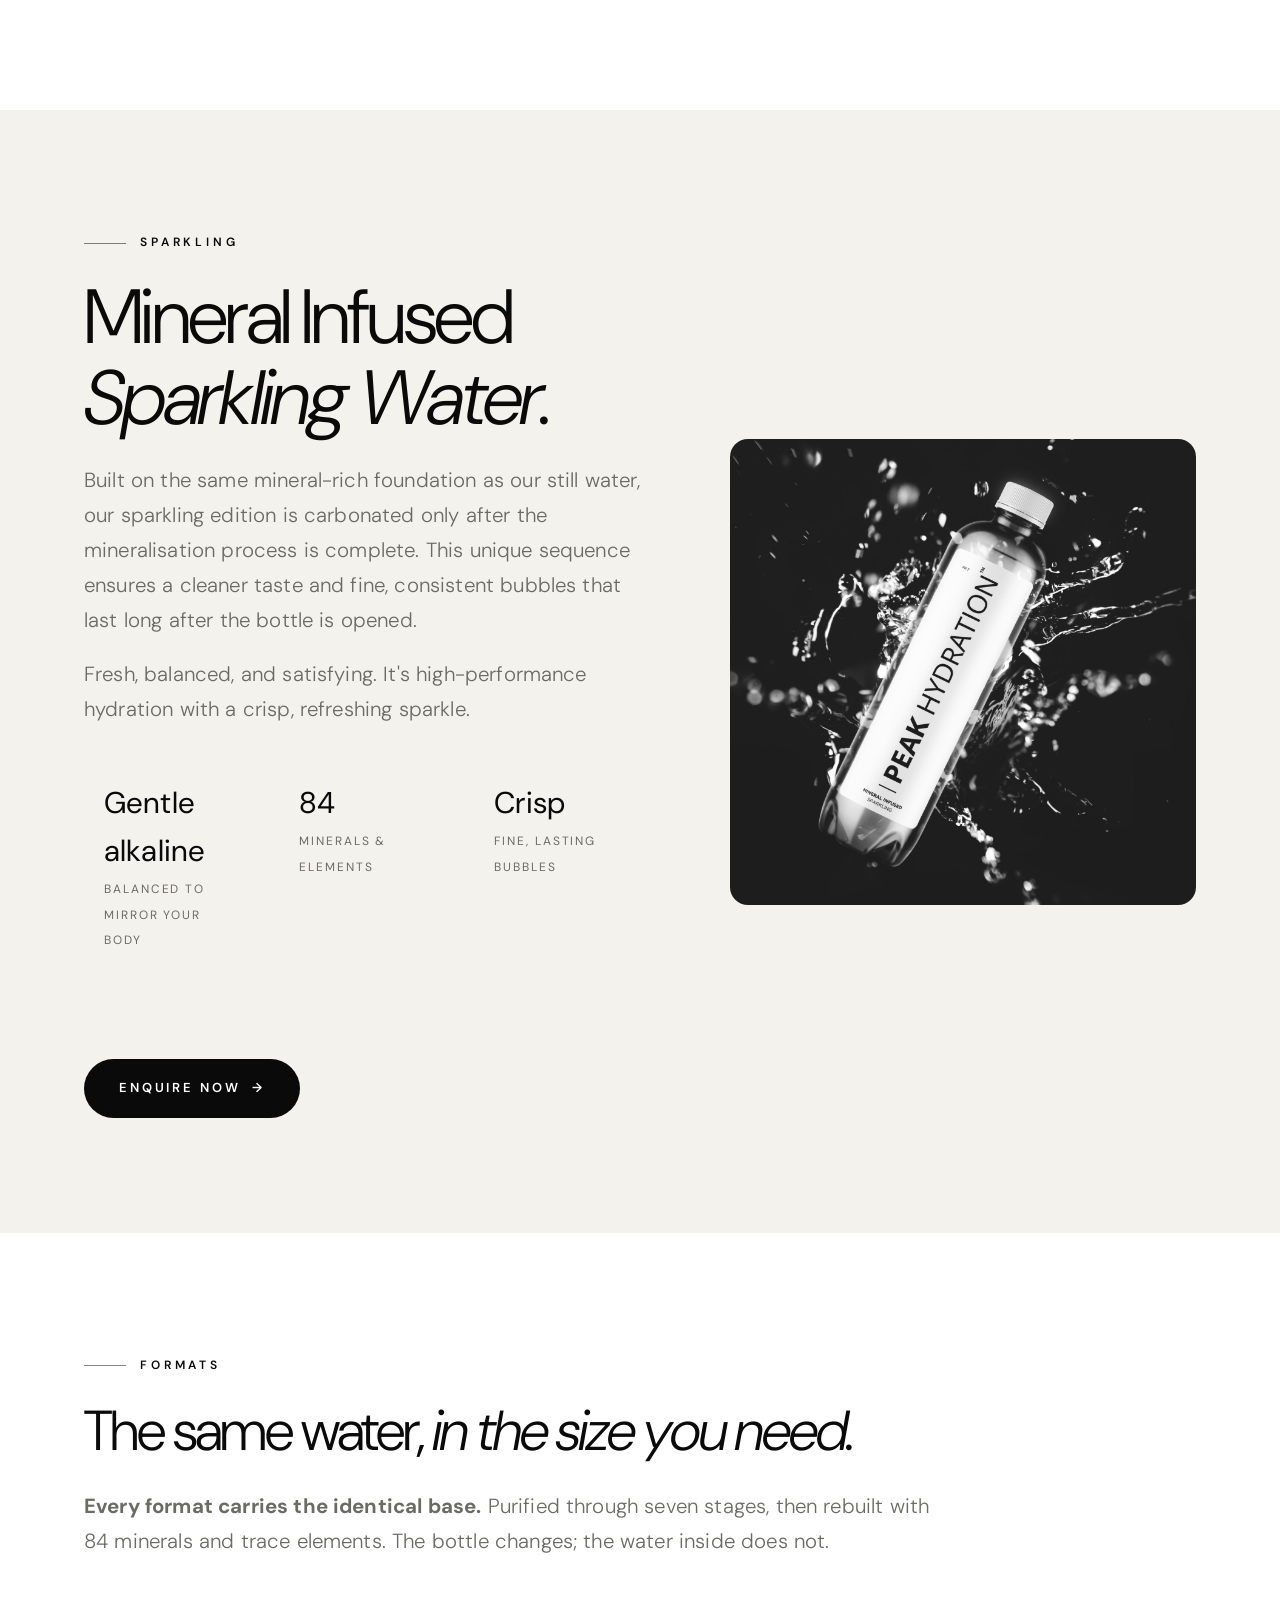
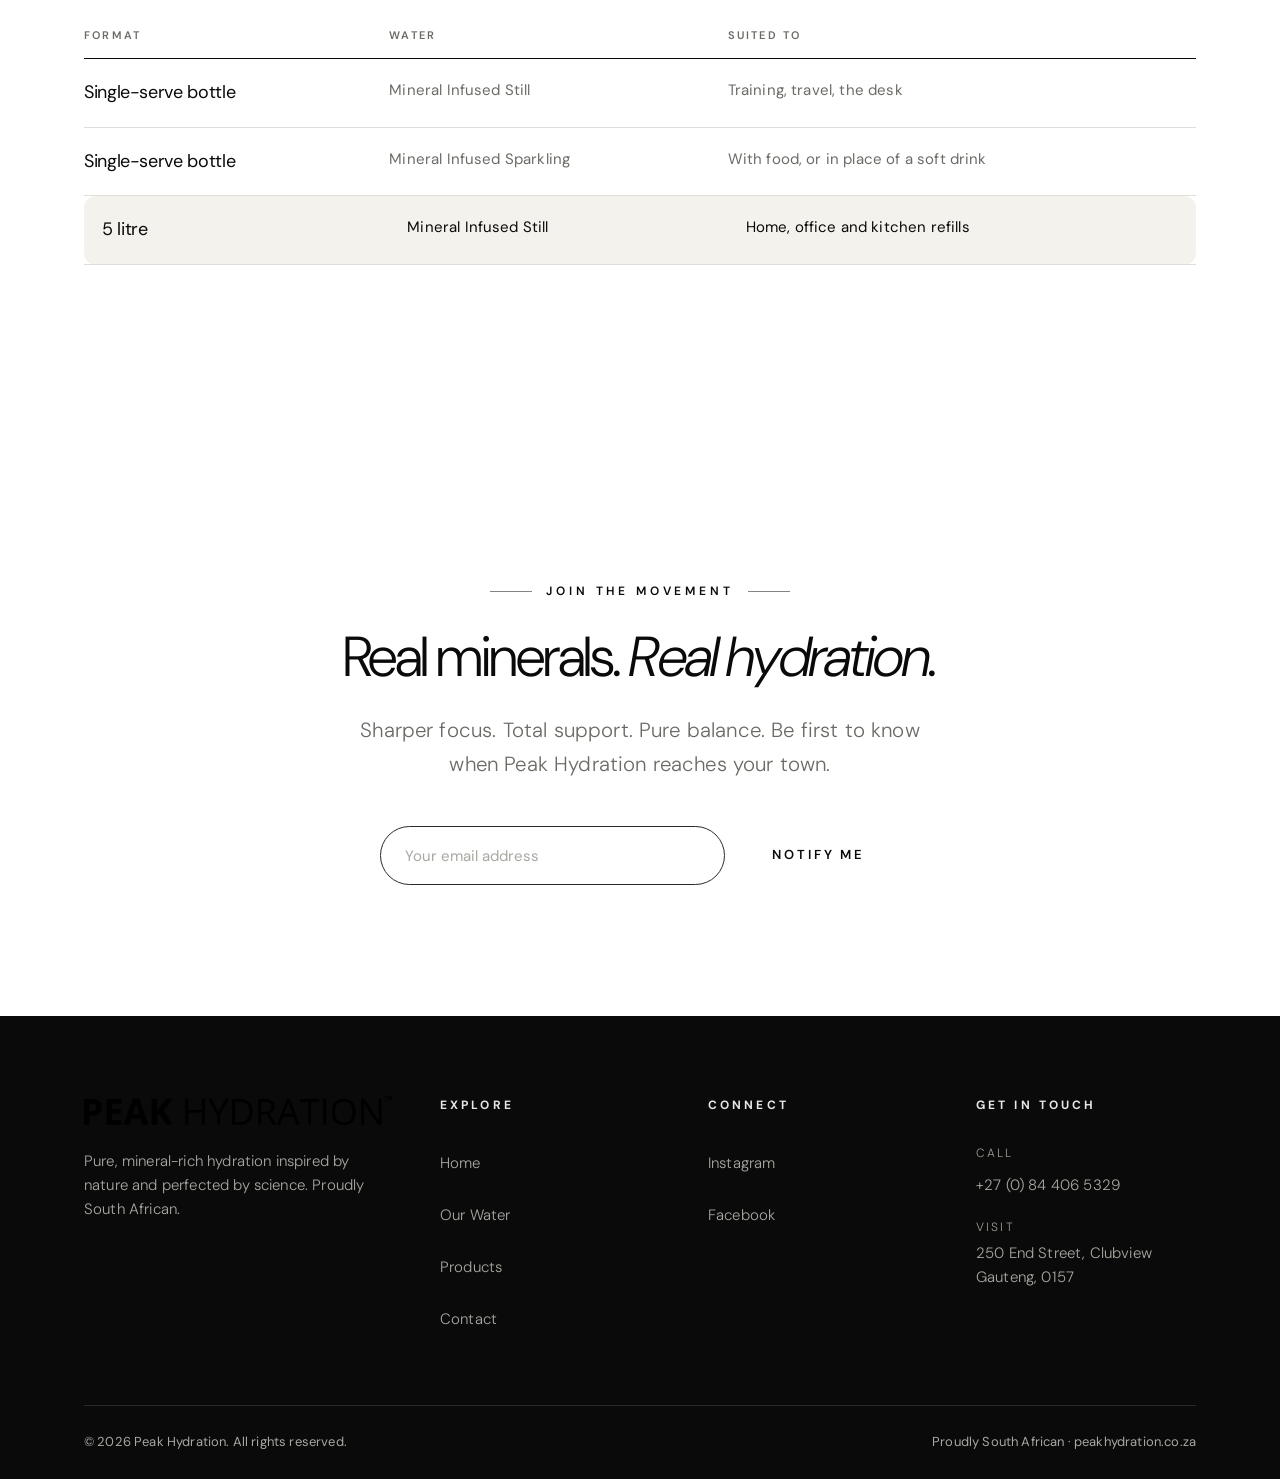
<file: products.html>
<!DOCTYPE html>
<html lang="en">
<head>
<meta charset="UTF-8">
<meta name="viewport" content="width=device-width, initial-scale=1.0">
<title>Products — Peak Hydration | Mineral Infused Still &amp; Sparkling Water</title>
<meta name="description" content="Mineral Infused Still and Sparkling water from Peak Hydration — purified through seven stages, then rebuilt with 84 minerals and trace elements. Single-serve bottles and a 5 litre still format.">
<meta name="theme-color" content="#0a0a0a">
<link rel="icon" type="image/png" href="assets/favicon.png">
<link rel="preconnect" href="https://fonts.googleapis.com">
<link rel="preconnect" href="https://fonts.gstatic.com" crossorigin>
<link href="https://fonts.googleapis.com/css2?family=DM+Sans:ital,opsz,wght@0,9..40,300;0,9..40,400;0,9..40,500;0,9..40,700;1,9..40,300;1,9..40,400&display=swap" rel="stylesheet">
<link rel="stylesheet" href="css/style.css">
</head>
<body>

<!-- ===================== HEADER ===================== -->
<header class="header header--dark">
  <div class="container nav-inner">
    <a href="index.html" class="brand" aria-label="Peak Hydration home">
      <img src="assets/logo.png" alt="Peak Hydration">
    </a>
    <nav class="nav-links" aria-label="Primary">
      <a href="index.html">Home</a>
      <a href="our-water.html">Our Water</a>
      <a href="products.html" class="active">Products</a>
      <a href="contact.html">Contact</a>
    </nav>
    <a href="contact.html" class="btn btn--light nav-cta">Enquire Now</a>
    <button class="nav-toggle" aria-label="Open menu" aria-expanded="false">
      <span></span><span></span><span></span>
    </button>
  </div>
</header>

<!-- ===================== MOBILE MENU ===================== -->
<div class="mobile-menu" aria-hidden="true">
  <a href="index.html">Home</a>
  <a href="our-water.html">Our Water</a>
  <a href="products.html">Products</a>
  <a href="contact.html">Contact</a>
  <div class="m-social">
    <a href="https://www.instagram.com/peakhydrationza/" target="_blank" rel="noopener">Instagram</a>
    <a href="https://www.facebook.com/profile.php?id=100063633965726" target="_blank" rel="noopener">Facebook</a>
  </div>
</div>

<!-- ===================== PAGE HERO ===================== -->
<section class="page-hero">
  <div class="container">
    <span class="eyebrow reveal">Hydration Products</span>
    <h1 class="display-xl reveal" data-d="1">Water for <em class="italic">performance.</em></h1>
    <p class="lead reveal" data-d="2">Two expressions of the same clean, mineral-rich base — still and sparkling — in single-serve bottles and a 5 litre still format. Same purification. Same balance. Different experience.</p>
  </div>
</section>

<!-- ===================== STILL WATER ===================== -->
<section class="section" id="still">
  <div class="container product-detail">
    <div class="product-detail__visual reveal">
      <img src="assets/still-square.jpg" alt="Mineral Infused Still Water" loading="lazy">
    </div>
    <div class="product-detail__content">
      <span class="eyebrow reveal">Still</span>
      <h2 class="display-lg reveal" data-d="1">Mineral Infused <em class="italic">Still Water.</em></h2>
      <p class="lead reveal" data-d="2">Purified from a natural source to remove impurities, our still water provides a clean, consistent foundation for optimal hydration. We infuse this base with 84 essential minerals and trace elements — meticulously balanced to a gentle alkaline level that mirrors your body's natural state.</p>
      <p class="lead reveal" data-d="3">The result is water you can trust. Smooth, bioavailable, and providing true hydration from the first sip.</p>
      <div class="product-detail__facts reveal" data-d="3">
        <div class="fact"><strong>Gentle alkaline</strong><span>Balanced to mirror your body</span></div>
        <div class="fact"><strong>84</strong><span>Minerals &amp; elements</span></div>
        <div class="fact"><strong>Smooth</strong><span>Bioavailable</span></div>
      </div>
      <details class="reveal" data-d="3" style="margin-bottom:32px;">
        <summary style="cursor:pointer; font-size:12px; text-transform:uppercase; letter-spacing:0.2em; font-weight:600;">View mineral composition</summary>
        <img src="assets/still-nutri.jpg" alt="Still water mineral composition" class="nutri" style="margin-top:16px; max-width:320px;" loading="lazy">
      </details>
      <div class="statement__btn reveal" data-d="3">
        <a href="contact.html" class="btn btn--dark">Enquire Now <span class="arrow">→</span></a>
        <a href="#formats" style="margin-left:22px;text-decoration:underline;font-size:14px;">Also in 5 litre</a>
      </div>
    </div>
  </div>
</section>

<!-- ===================== SPARKLING ===================== -->
<section class="section section--cream" id="sparkling">
  <div class="container product-detail" style="grid-template-columns:1.1fr 0.9fr;">
    <div class="product-detail__content">
      <span class="eyebrow reveal">Sparkling</span>
      <h2 class="display-lg reveal" data-d="1">Mineral Infused <em class="italic">Sparkling Water.</em></h2>
      <p class="lead reveal" data-d="2">Built on the same mineral-rich foundation as our still water, our sparkling edition is carbonated only after the mineralisation process is complete. This unique sequence ensures a cleaner taste and fine, consistent bubbles that last long after the bottle is opened.</p>
      <p class="lead reveal" data-d="3">Fresh, balanced, and satisfying. It's high-performance hydration with a crisp, refreshing sparkle.</p>
      <div class="product-detail__facts reveal" data-d="3">
        <div class="fact"><strong>Gentle alkaline</strong><span>Balanced to mirror your body</span></div>
        <div class="fact"><strong>84</strong><span>Minerals &amp; elements</span></div>
        <div class="fact"><strong>Crisp</strong><span>Fine, lasting bubbles</span></div>
      </div>
      <details class="reveal" data-d="3" style="margin-bottom:32px;">
        <summary style="cursor:pointer; font-size:12px; text-transform:uppercase; letter-spacing:0.2em; font-weight:600;">View mineral composition</summary>
        <img src="assets/spark-nutri.jpg" alt="Sparkling water mineral composition" class="nutri" style="margin-top:16px; max-width:320px;" loading="lazy">
      </details>
      <div class="statement__btn reveal" data-d="3">
        <a href="contact.html" class="btn btn--dark">Enquire Now <span class="arrow">→</span></a>
      </div>
    </div>
    <div class="product-detail__visual reveal">
      <img src="assets/sparkling-square.jpg" alt="Mineral Infused Sparkling Water" loading="lazy">
    </div>
  </div>
</section>

<!-- ===================== FORMATS ===================== -->
<section class="section" id="formats">
  <div class="container">
    <span class="eyebrow reveal">Formats</span>
    <h2 class="display-md reveal" data-d="1" style="max-width:14em;margin:26px 0 28px;">The same water, <em class="italic">in the size you need.</em></h2>
    <p class="lead reveal" data-d="1" style="max-width:62ch;margin-bottom:48px;"><strong>Every format carries the identical base.</strong> Purified through seven stages, then rebuilt with 84 minerals and trace elements. The bottle changes; the water inside does not.</p>

    <div class="table-wrap reveal" data-d="2">
      <table class="compare">
        <thead>
          <tr>
            <th scope="col">Format</th>
            <th scope="col">Water</th>
            <th scope="col">Suited to</th>
          </tr>
        </thead>
        <tbody>
          <tr>
            <th scope="row">Single-serve bottle</th>
            <td>Mineral Infused Still</td>
            <td>Training, travel, the desk</td>
          </tr>
          <tr>
            <th scope="row">Single-serve bottle</th>
            <td>Mineral Infused Sparkling</td>
            <td>With food, or in place of a soft drink</td>
          </tr>
          <tr class="is-us">
            <th scope="row">5 litre</th>
            <td>Mineral Infused Still</td>
            <td>Home, office and kitchen refills</td>
          </tr>
        </tbody>
      </table>
    </div>

    <p class="reveal" data-d="2" style="margin-top:30px;color:var(--grey);font-size:15px;max-width:62ch;">Stocking or distributing Peak Hydration? <a href="contact.html" style="text-decoration:underline;">Get in touch</a> for trade enquiries and case quantities.</p>
  </div>
</section>

<!-- ===================== CTA ===================== -->
<section class="section cta">
  <div class="container" style="text-align:center;">
    <span class="eyebrow eyebrow--center reveal">Join the movement</span>
    <h2 class="display-md reveal" data-d="1">Real minerals. <em class="italic">Real hydration.</em></h2>
    <p class="lead reveal" data-d="2">Sharper focus. Total support. Pure balance. Be first to know when Peak Hydration reaches your town.</p>
    <form class="cta__form reveal" data-d="3" action="send-message.php" method="POST" data-form>
      <input type="hidden" name="subject" value="Website — Join the movement">
      <input type="hidden" name="form" value="newsletter">
      <input class="cta__input" type="email" name="email" placeholder="Your email address" required>
      <button type="submit" class="btn btn--light">Notify Me</button>
    </form>
    <p class="form-note" data-form-status></p>
  </div>
</section>

<!-- ===================== FOOTER ===================== -->
<footer class="footer">
  <div class="container">
    <div class="footer__top">
      <div class="footer__brand">
        <img src="assets/logo.png" alt="Peak Hydration">
        <p class="footer__about">Pure, mineral-rich hydration inspired by nature and perfected by science. Proudly South African.</p>
      </div>
      <div>
        <h4>Explore</h4>
        <ul>
          <li><a href="index.html">Home</a></li>
          <li><a href="our-water.html">Our Water</a></li>
          <li><a href="products.html">Products</a></li>
          <li><a href="contact.html">Contact</a></li>
        </ul>
      </div>
      <div>
        <h4>Connect</h4>
        <ul>
          <li><a href="https://www.instagram.com/peakhydrationza/" target="_blank" rel="noopener">Instagram</a></li>
          <li><a href="https://www.facebook.com/profile.php?id=100063633965726" target="_blank" rel="noopener">Facebook</a></li>
        </ul>
      </div>
      <div>
        <h4>Get in Touch</h4>
        <ul class="footer__contact">
          <li><span>Call</span><a href="tel:+27844065329">+27 (0) 84 406 5329</a></li>
          <li><span>Visit</span>250 End Street, Clubview<br>Gauteng, 0157</li>
        </ul>
      </div>
    </div>
    <div class="footer__bottom">
      <span>© <span data-year>2026</span> Peak Hydration. All rights reserved.</span>
      <span>Proudly South African · <a href="index.html">peakhydration.co.za</a></span>
    </div>
  </div>
</footer>

<script src="js/main.js"></script>
</body>
</html>
</file>
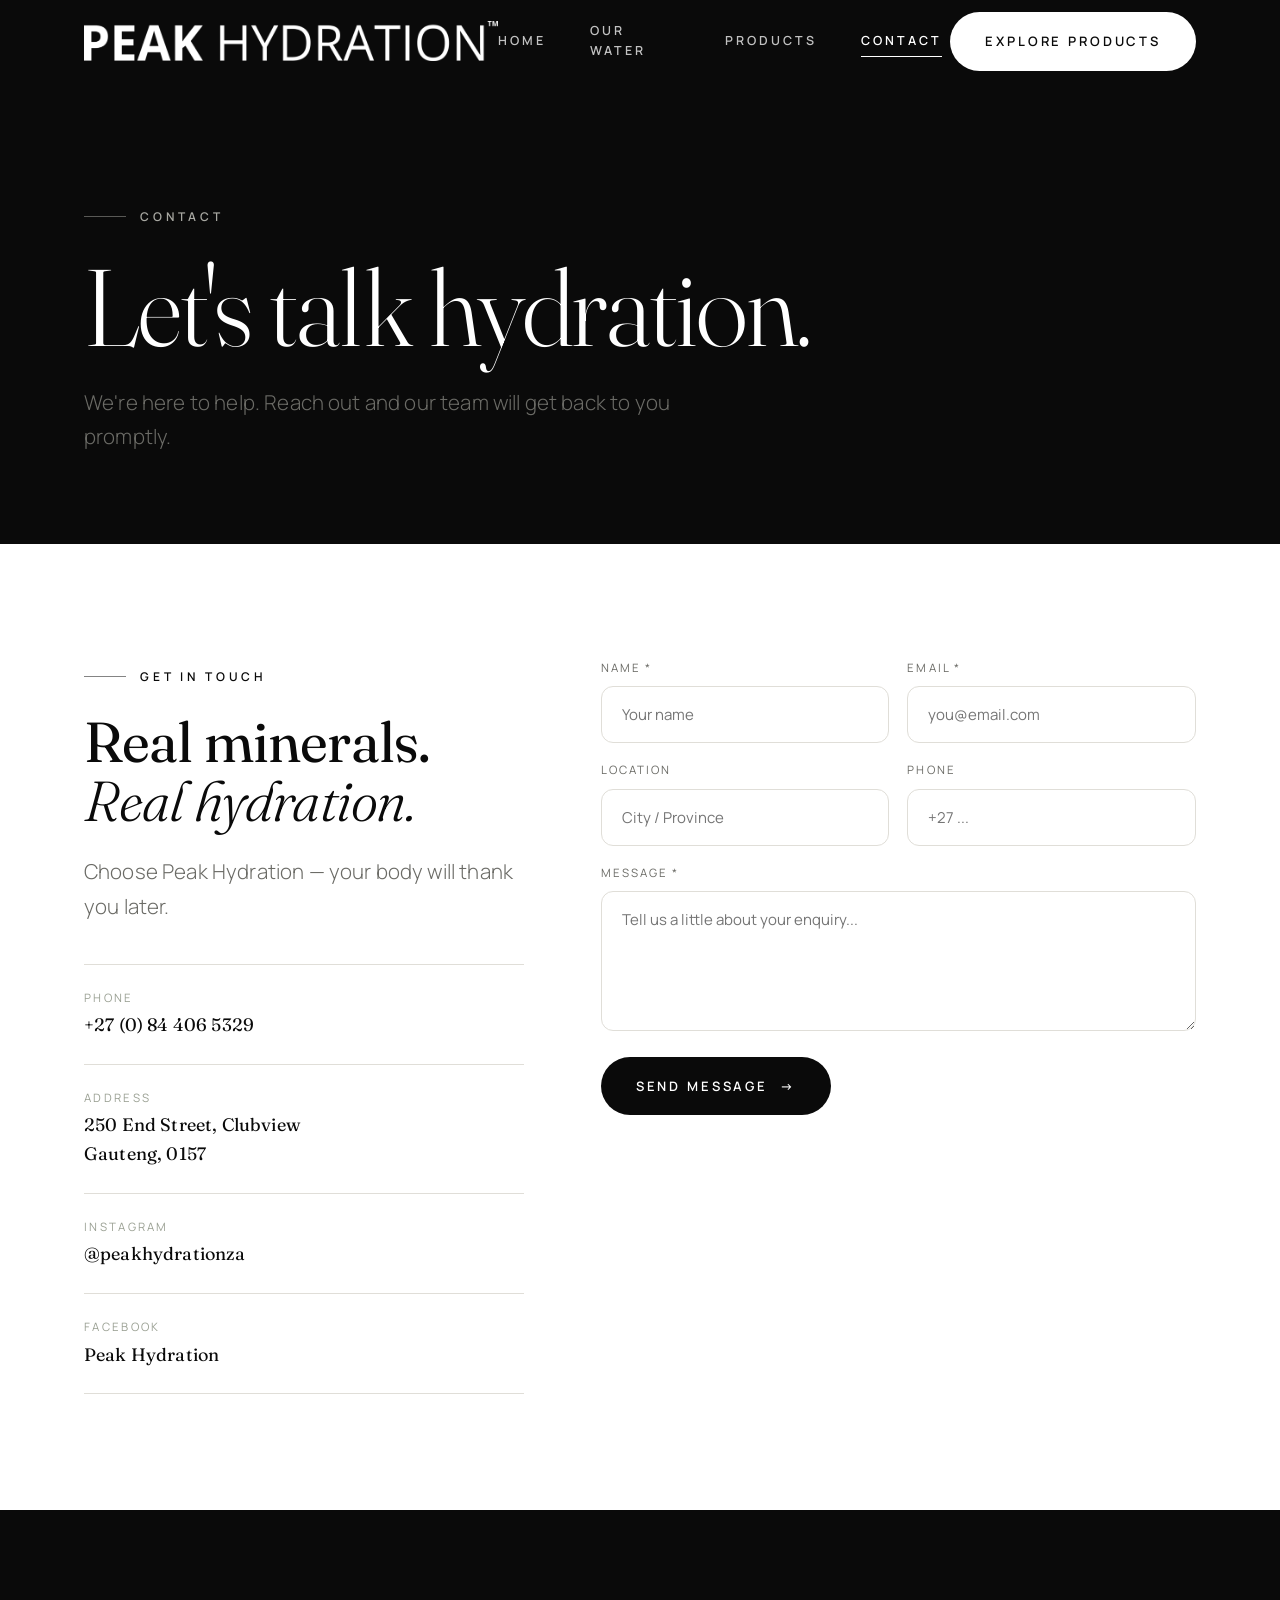
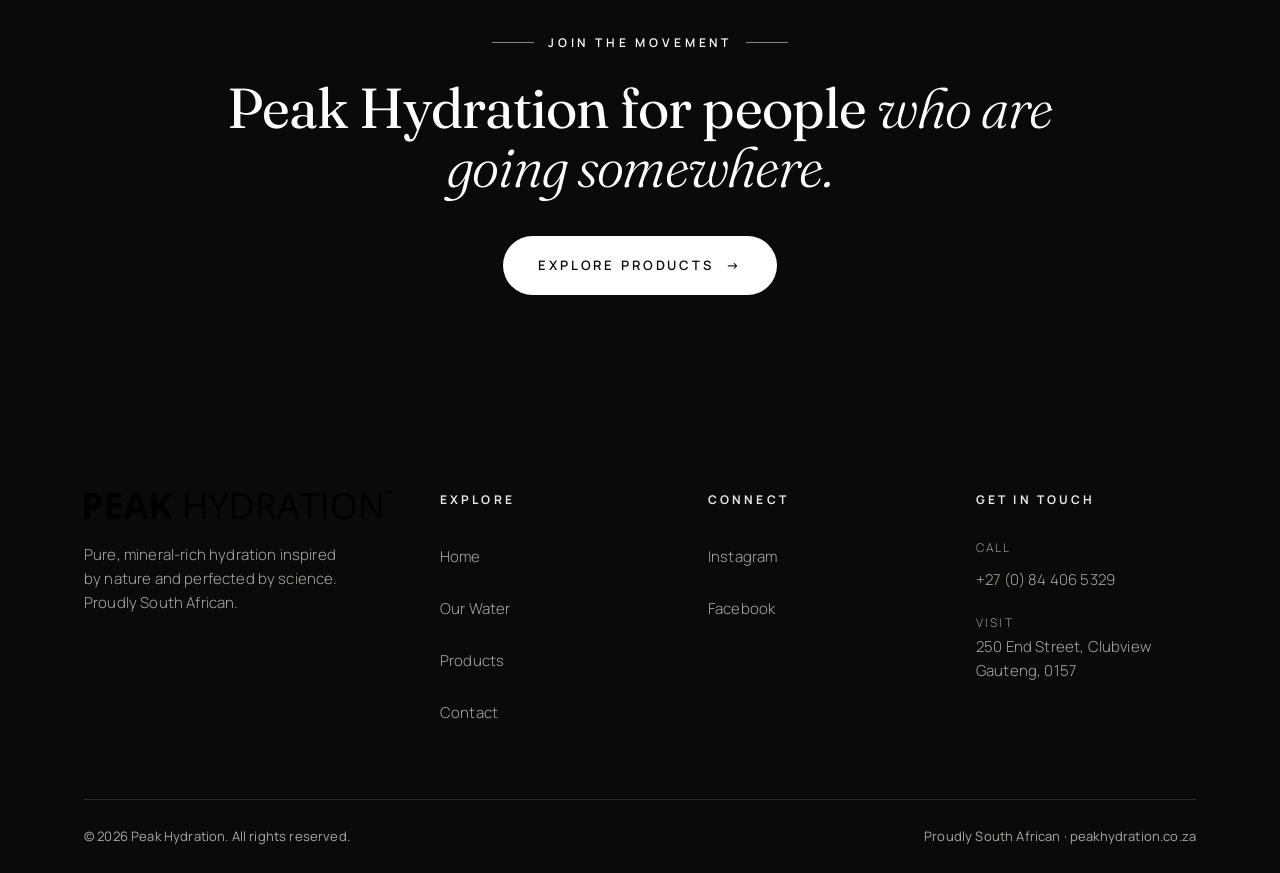
<file: peak-hydration/contact.html>
<!DOCTYPE html>
<html lang="en">
<head>
<meta charset="UTF-8">
<meta name="viewport" content="width=device-width, initial-scale=1.0">
<title>Contact — Peak Hydration | Get in Touch</title>
<meta name="description" content="Get in touch with Peak Hydration — enquire about mineral infused still and sparkling water, or join the movement.">
<meta name="theme-color" content="#0a0a0a">
<link rel="icon" type="image/png" href="assets/favicon.png">
<link rel="preconnect" href="https://fonts.googleapis.com">
<link rel="preconnect" href="https://fonts.gstatic.com" crossorigin>
<link href="https://fonts.googleapis.com/css2?family=Fraunces:ital,opsz,wght@0,9..144,300;0,9..144,400;0,9..144,500;1,9..144,300;1,9..144,400&family=Manrope:wght@300;400;500;600;700&display=swap" rel="stylesheet">
<link rel="stylesheet" href="css/style.css">
</head>
<body>

<!-- ===================== HEADER ===================== -->
<header class="header header--dark">
  <div class="container nav-inner">
    <a href="index.html" class="brand" aria-label="Peak Hydration home">
      <img src="assets/logo.png" alt="Peak Hydration">
    </a>
    <nav class="nav-links" aria-label="Primary">
      <a href="index.html">Home</a>
      <a href="our-water.html">Our Water</a>
      <a href="products.html">Products</a>
      <a href="contact.html" class="active">Contact</a>
    </nav>
    <a href="products.html" class="btn btn--light nav-cta">Explore Products</a>
    <button class="nav-toggle" aria-label="Open menu" aria-expanded="false">
      <span></span><span></span><span></span>
    </button>
  </div>
</header>

<!-- ===================== MOBILE MENU ===================== -->
<div class="mobile-menu" aria-hidden="true">
  <a href="index.html">Home</a>
  <a href="our-water.html">Our Water</a>
  <a href="products.html">Products</a>
  <a href="contact.html">Contact</a>
  <div class="m-social">
    <a href="https://www.instagram.com/peakhydrationza/" target="_blank" rel="noopener">Instagram</a>
    <a href="https://www.facebook.com/profile.php?id=100063633965726" target="_blank" rel="noopener">Facebook</a>
  </div>
</div>

<!-- ===================== PAGE HERO ===================== -->
<section class="page-hero">
  <div class="container">
    <span class="eyebrow reveal">Contact</span>
    <h1 class="display-xl reveal" data-d="1">Let's talk hydration.</h1>
    <p class="lead reveal" data-d="2">We're here to help. Reach out and our team will get back to you promptly.</p>
  </div>
</section>

<!-- ===================== CONTACT ===================== -->
<section class="section">
  <div class="container contact-grid">
    <div class="contact-info">
      <span class="eyebrow reveal">Get in touch</span>
      <h2 class="display-md reveal" data-d="1" style="margin-top:26px;">Real minerals. <em class="italic">Real hydration.</em></h2>
      <p class="lead reveal" data-d="2">Choose Peak Hydration — your body will thank you later.</p>
      <ul class="contact-list reveal" data-d="2">
        <li>
          <span>Phone</span>
          <a href="tel:+27844065329">+27 (0) 84 406 5329</a>
        </li>
        <li>
          <span>Address</span>
          <p>250 End Street, Clubview<br>Gauteng, 0157</p>
        </li>
        <li>
          <span>Instagram</span>
          <a href="https://www.instagram.com/peakhydrationza/" target="_blank" rel="noopener">@peakhydrationza</a>
        </li>
        <li>
          <span>Facebook</span>
          <a href="https://www.facebook.com/profile.php?id=100063633965726" target="_blank" rel="noopener">Peak Hydration</a>
        </li>
      </ul>
    </div>

    <div class="contact-form">
      <form class="form" action="send-message.php" method="POST" data-form>
        <input type="hidden" name="subject" value="Website — Contact enquiry">
        <input type="hidden" name="form" value="contact">
        <div class="form-row">
          <div class="field">
            <label for="name">Name *</label>
            <input type="text" id="name" name="name" placeholder="Your name" required>
          </div>
          <div class="field">
            <label for="email">Email *</label>
            <input type="email" id="email" name="email" placeholder="you@email.com" required>
          </div>
        </div>
        <div class="form-row">
          <div class="field">
            <label for="location">Location</label>
            <input type="text" id="location" name="location" placeholder="City / Province">
          </div>
          <div class="field">
            <label for="phone">Phone</label>
            <input type="tel" id="phone" name="phone" placeholder="+27 ...">
          </div>
        </div>
        <div class="field">
          <label for="message">Message *</label>
          <textarea id="message" name="message" placeholder="Tell us a little about your enquiry..." required></textarea>
        </div>
        <div class="form-status" data-form-status></div>
        <button type="submit" class="btn btn--dark">Send Message <span class="arrow">→</span></button>
      </form>
    </div>
  </div>
</section>

<!-- ===================== CTA ===================== -->
<section class="section section--dark cta">
  <div class="container" style="text-align:center;">
    <span class="eyebrow eyebrow--center reveal">Join the movement</span>
    <h2 class="display-md reveal" data-d="1">Peak Hydration for people <em class="italic">who are going somewhere.</em></h2>
    <div class="reveal" data-d="2" style="margin-top:40px;">
      <a href="products.html" class="btn btn--light">Explore Products <span class="arrow">→</span></a>
    </div>
  </div>
</section>

<!-- ===================== FOOTER ===================== -->
<footer class="footer">
  <div class="container">
    <div class="footer__top">
      <div class="footer__brand">
        <img src="assets/logo.png" alt="Peak Hydration">
        <p class="footer__about">Pure, mineral-rich hydration inspired by nature and perfected by science. Proudly South African.</p>
      </div>
      <div>
        <h4>Explore</h4>
        <ul>
          <li><a href="index.html">Home</a></li>
          <li><a href="our-water.html">Our Water</a></li>
          <li><a href="products.html">Products</a></li>
          <li><a href="contact.html">Contact</a></li>
        </ul>
      </div>
      <div>
        <h4>Connect</h4>
        <ul>
          <li><a href="https://www.instagram.com/peakhydrationza/" target="_blank" rel="noopener">Instagram</a></li>
          <li><a href="https://www.facebook.com/profile.php?id=100063633965726" target="_blank" rel="noopener">Facebook</a></li>
        </ul>
      </div>
      <div>
        <h4>Get in Touch</h4>
        <ul class="footer__contact">
          <li><span>Call</span><a href="tel:+27844065329">+27 (0) 84 406 5329</a></li>
          <li><span>Visit</span>250 End Street, Clubview<br>Gauteng, 0157</li>
        </ul>
      </div>
    </div>
    <div class="footer__bottom">
      <span>© <span data-year>2026</span> Peak Hydration. All rights reserved.</span>
      <span>Proudly South African · <a href="index.html">peakhydration.co.za</a></span>
    </div>
  </div>
</footer>

<script src="js/main.js"></script>
</body>
</html>
</file>
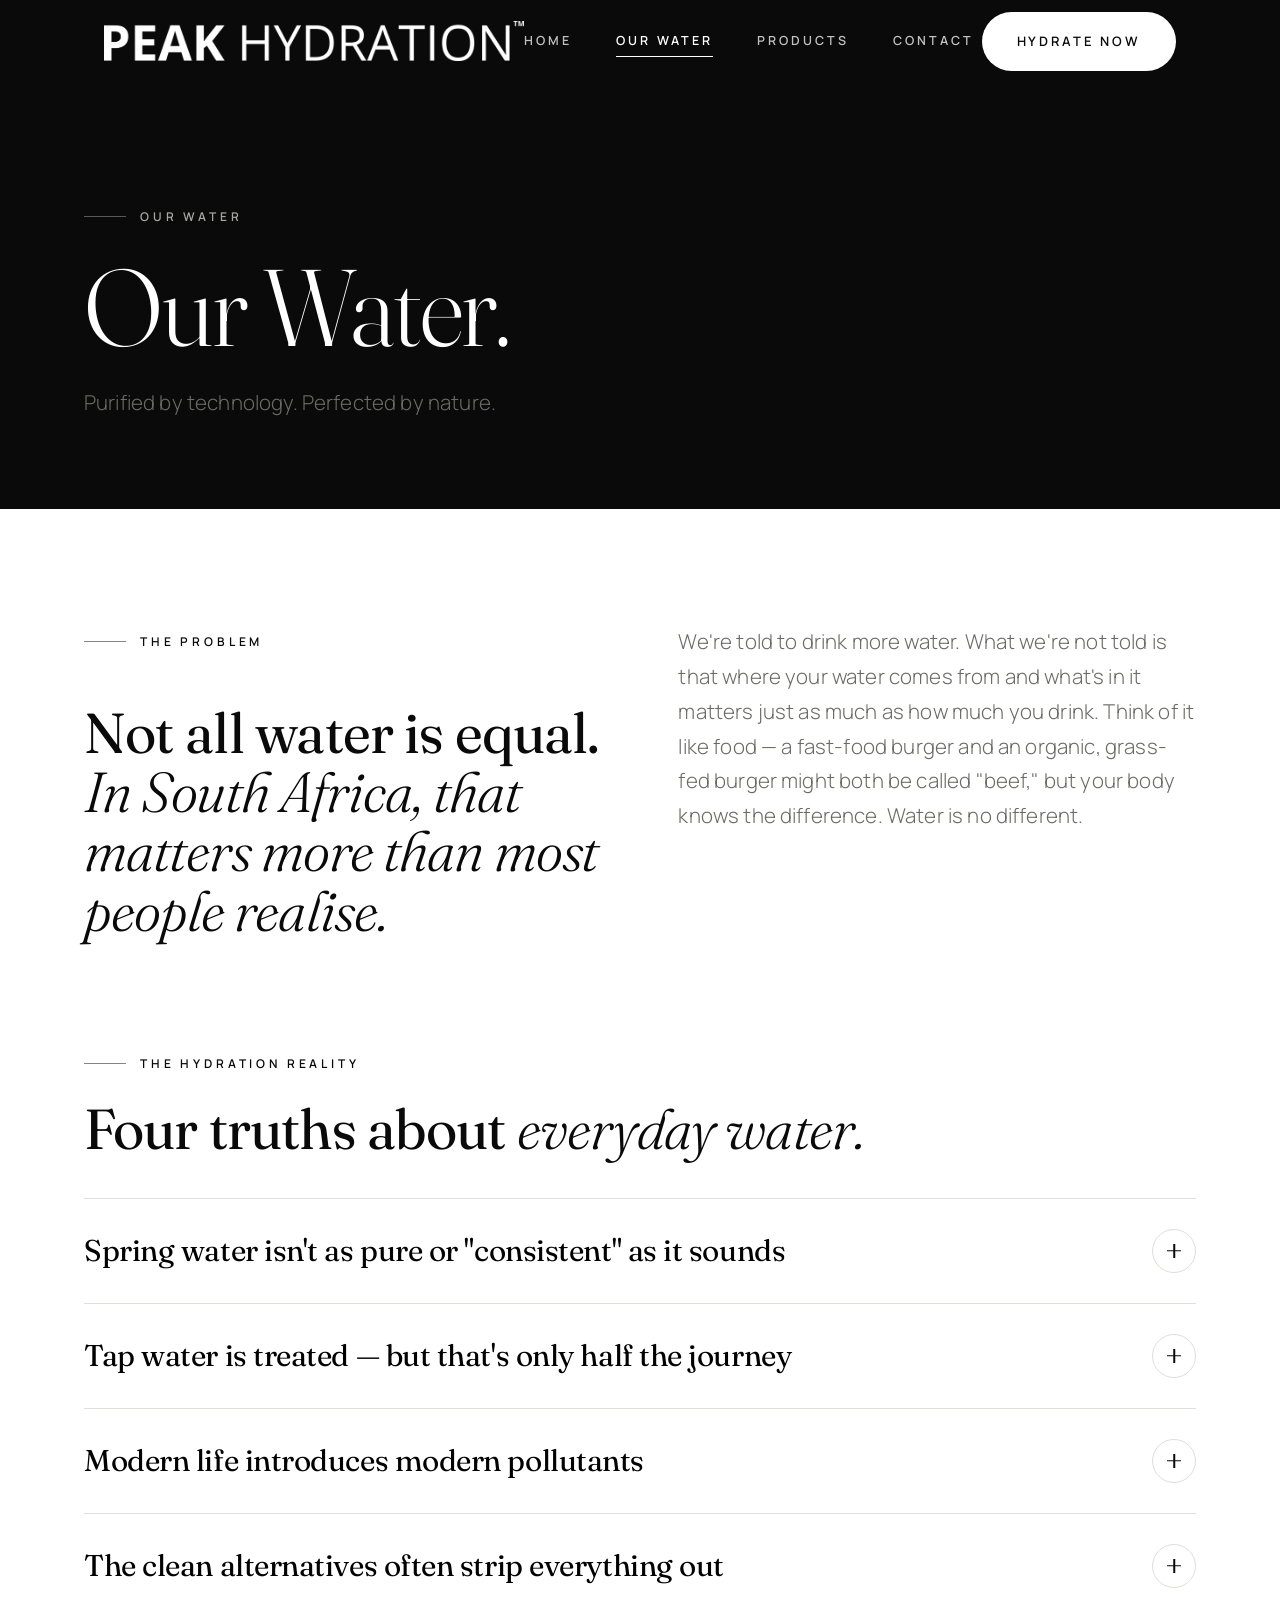
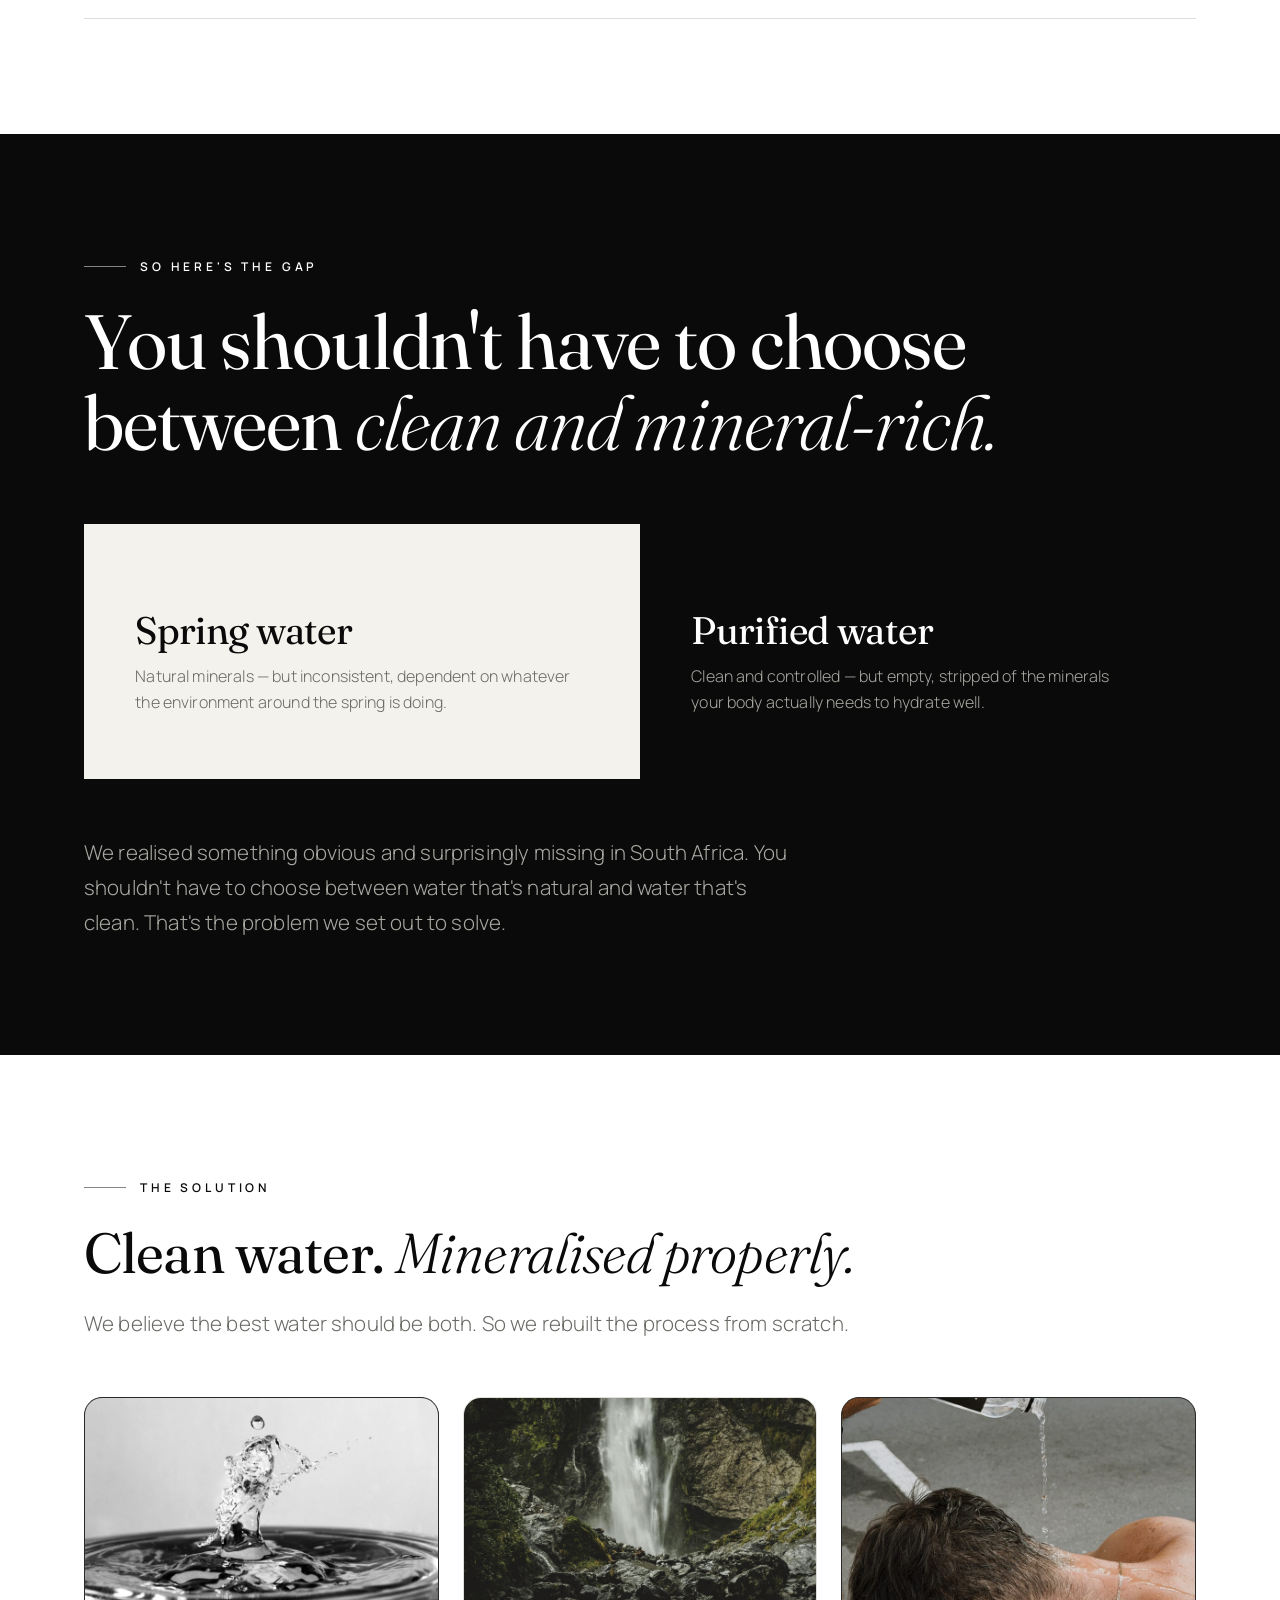
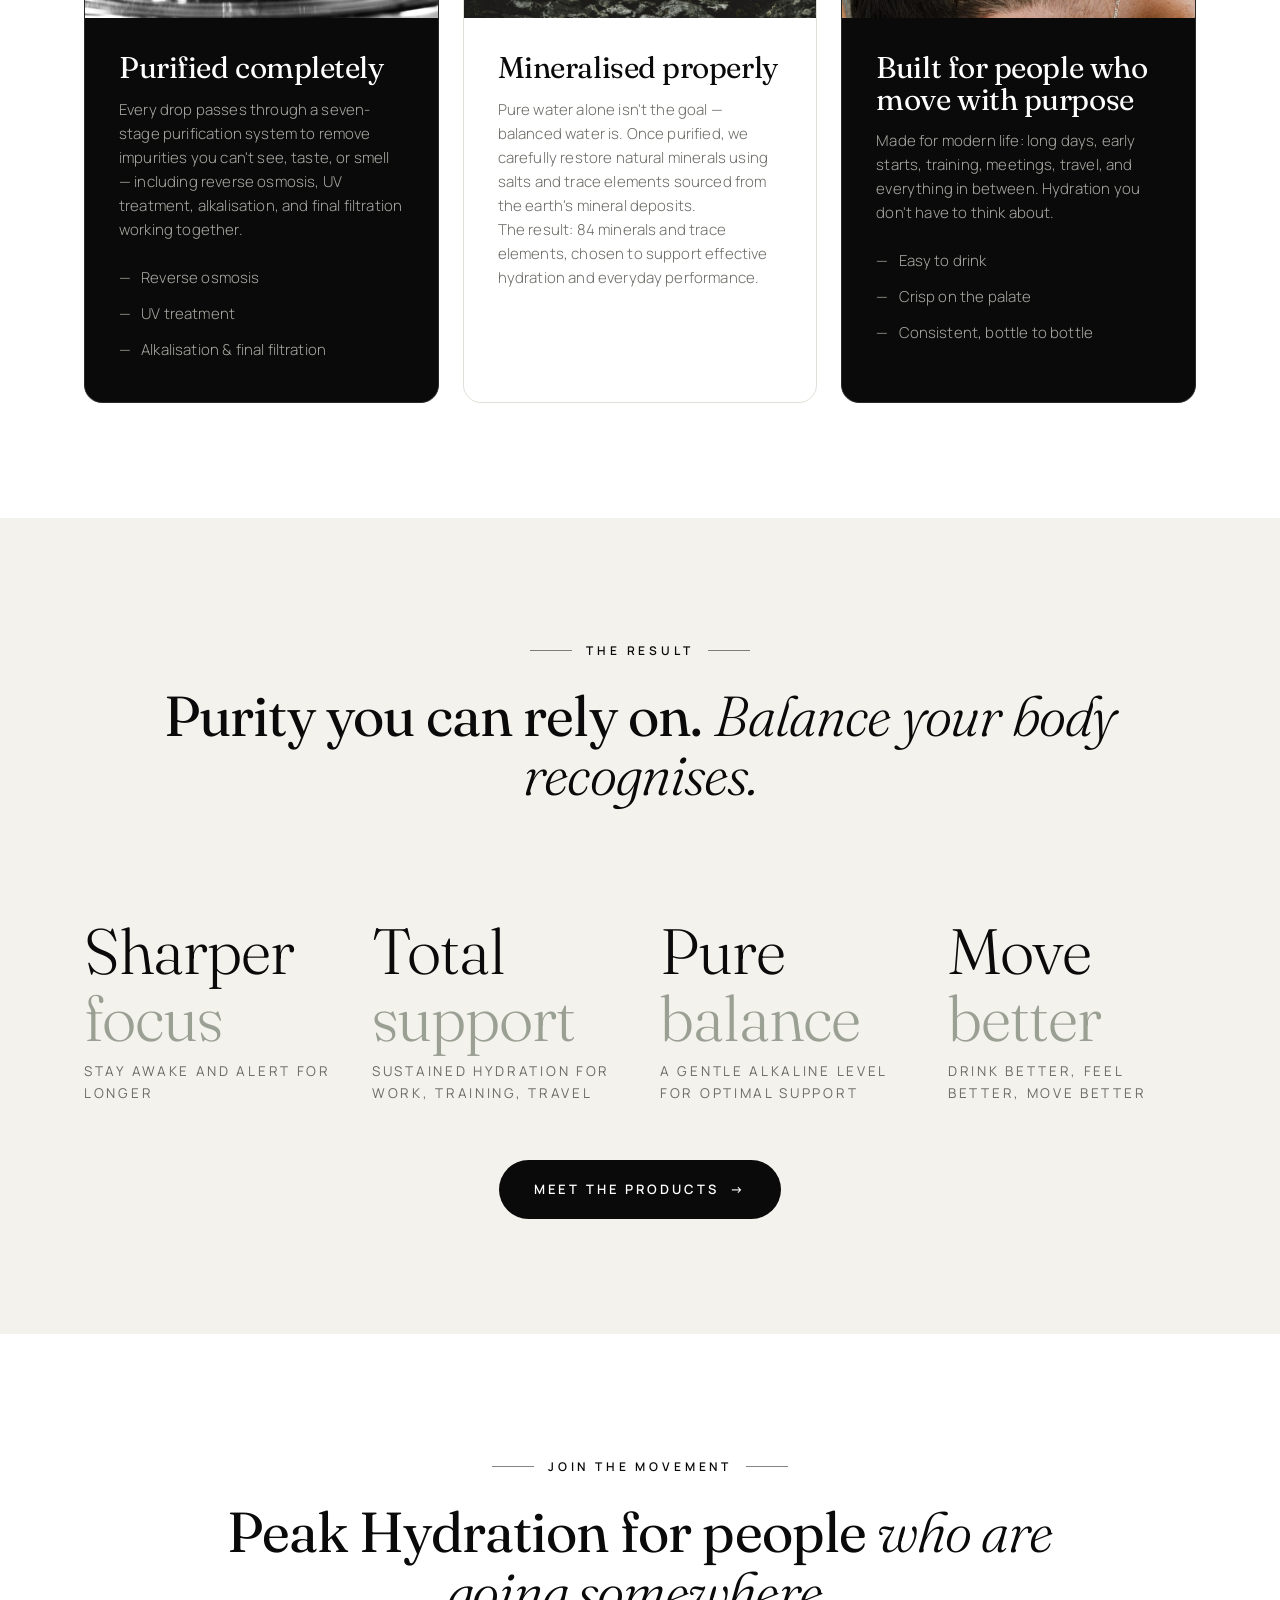
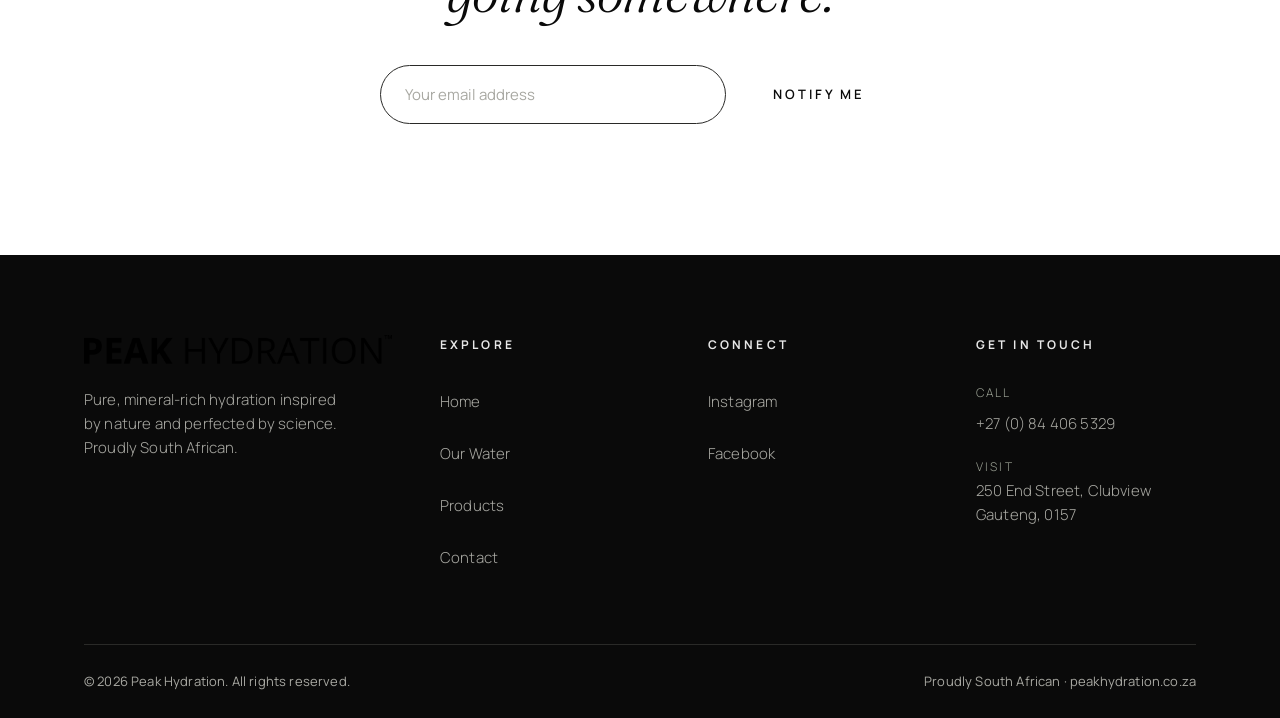
<file: peak-hydration/our-water.html>
<!DOCTYPE html>
<html lang="en">
<head>
<meta charset="UTF-8">
<meta name="viewport" content="width=device-width, initial-scale=1.0">
<title>Our Water — Peak Hydration | Purified by Technology, Perfected by Nature</title>
<meta name="description" content="Why Peak Hydration exists: the gap between clean and mineral-rich water in South Africa — solved through seven-stage purification and precise remineralisation.">
<meta name="theme-color" content="#0a0a0a">
<link rel="icon" type="image/png" href="assets/favicon.png">
<link rel="preconnect" href="https://fonts.googleapis.com">
<link rel="preconnect" href="https://fonts.gstatic.com" crossorigin>
<link href="https://fonts.googleapis.com/css2?family=Fraunces:ital,opsz,wght@0,9..144,300;0,9..144,400;0,9..144,500;1,9..144,300;1,9..144,400&family=Manrope:wght@300;400;500;600;700&display=swap" rel="stylesheet">
<link rel="stylesheet" href="css/style.css">
</head>
<body>

<!-- ===================== HEADER ===================== -->
<header class="header header--dark">
  <div class="container nav-inner">
    <a href="index.html" class="brand" aria-label="Peak Hydration home">
      <img src="assets/logo.png" alt="Peak Hydration">
    </a>
    <nav class="nav-links" aria-label="Primary">
      <a href="index.html">Home</a>
      <a href="our-water.html" class="active">Our Water</a>
      <a href="products.html">Products</a>
      <a href="contact.html">Contact</a>
    </nav>
    <a href="products.html" class="btn btn--light nav-cta">Hydrate Now</a>
    <button class="nav-toggle" aria-label="Open menu" aria-expanded="false">
      <span></span><span></span><span></span>
    </button>
  </div>
</header>

<!-- ===================== MOBILE MENU ===================== -->
<div class="mobile-menu" aria-hidden="true">
  <a href="index.html">Home</a>
  <a href="our-water.html">Our Water</a>
  <a href="products.html">Products</a>
  <a href="contact.html">Contact</a>
  <div class="m-social">
    <a href="https://www.instagram.com/peakhydrationza/" target="_blank" rel="noopener">Instagram</a>
    <a href="https://www.facebook.com/profile.php?id=100063633965726" target="_blank" rel="noopener">Facebook</a>
  </div>
</div>

<!-- ===================== PAGE HERO ===================== -->
<section class="page-hero">
  <div class="container">
    <span class="eyebrow reveal">Our Water</span>
    <h1 class="display-xl reveal" data-d="1">Our Water.</h1>
    <p class="lead reveal" data-d="2">Purified by technology. Perfected by nature.</p>
  </div>
</section>

<!-- ===================== THE PROBLEM ===================== -->
<section class="section">
  <div class="container">
    <div class="statement" style="grid-template-columns:1fr 1fr; align-items:start; margin-bottom:80px;">
      <div class="statement__content">
        <span class="eyebrow reveal">The Problem</span>
        <h2 class="display-md reveal" data-d="1" style="margin:26px 0;">Not all water is equal. <em class="italic">In South Africa, that matters more than most people realise.</em></h2>
      </div>
      <div class="statement__content">
        <p class="lead reveal" data-d="2">We're told to drink more water. What we're not told is that where your water comes from and what's in it matters just as much as how much you drink. Think of it like food — a fast-food burger and an organic, grass-fed burger might both be called "beef," but your body knows the difference. Water is no different.</p>
      </div>
    </div>

    <span class="eyebrow reveal">The Hydration Reality</span>
    <h2 class="display-md reveal" data-d="1" style="margin:26px 0 40px;">Four truths about <em class="italic">everyday water.</em></h2>

    <div class="accordion">
      <div class="acc-item reveal">
        <button class="acc-head" type="button">
          <h3 class="title-sm">Spring water isn't as pure or "consistent" as it sounds</h3>
          <span class="acc-icon" aria-hidden="true"></span>
        </button>
        <div class="acc-panel"><div class="acc-panel__inner">
          <p>Spring water feels natural. Fresh. Untouched. But natural doesn't always mean clean. It reflects whatever is happening in the surrounding environment — geology, rainfall, farming activity, mining or nearby development.</p>
          <p>Mineral content can change over time, and trace contaminants can make their way in unnoticed. Two bottles from the same spring, months apart, can be very different waters. Nature doesn't standardise. Your body prefers consistency.</p>
        </div></div>
      </div>
      <div class="acc-item reveal">
        <button class="acc-head" type="button">
          <h3 class="title-sm">Tap water is treated — but that's only half the journey</h3>
          <span class="acc-icon" aria-hidden="true"></span>
        </button>
        <div class="acc-panel"><div class="acc-panel__inner">
          <p>Municipal water in South Africa is treated at source, but then travels through decades-old infrastructure before it reaches your glass. Along the way it can pick up unwanted extras from aging pipes, pressure fluctuations, corrosion, or local system failures.</p>
          <p>Safe doesn't always mean optimal. And drinkable isn't the same as ideal.</p>
        </div></div>
      </div>
      <div class="acc-item reveal">
        <button class="acc-head" type="button">
          <h3 class="title-sm">Modern life introduces modern pollutants</h3>
          <span class="acc-icon" aria-hidden="true"></span>
        </button>
        <div class="acc-panel"><div class="acc-panel__inner">
          <p>Agriculture, mining, rural and urban development have changed what ends up in our water systems. Run-off from farming, trace chemicals, and environmental pollutants are increasingly detected in surface and groundwater sources — even when they're legally within limits.</p>
          <p>They're not always dramatic. They're just not what your body asked for.</p>
        </div></div>
      </div>
      <div class="acc-item reveal">
        <button class="acc-head" type="button">
          <h3 class="title-sm">The clean alternatives often strip everything out</h3>
          <span class="acc-icon" aria-hidden="true"></span>
        </button>
        <div class="acc-panel"><div class="acc-panel__inner">
          <p>On the other side of the spectrum are ultra-purified waters: distilled, reverse-osmosis, or heavily filtered. They're clean. But they're also empty — no minerals, no electrolytes, no natural balance. It's like eating perfectly sterile food with no nourishment.</p>
        </div></div>
      </div>
    </div>
  </div>
</section>

<!-- ===================== THE GAP ===================== -->
<section class="section section--dark">
  <div class="container">
    <span class="eyebrow reveal">So here's the gap</span>
    <h2 class="display-lg reveal" data-d="1" style="margin:26px 0 60px;">You shouldn't have to choose between <em class="italic">clean and mineral-rich.</em></h2>
    <div class="pair">
      <div class="pair__block pair__block--light reveal">
        <h3 class="title-sm">Spring water</h3>
        <p>Natural minerals — but inconsistent, dependent on whatever the environment around the spring is doing.</p>
      </div>
      <div class="pair__block pair__block--dark reveal" data-d="1">
        <h3 class="title-sm">Purified water</h3>
        <p>Clean and controlled — but empty, stripped of the minerals your body actually needs to hydrate well.</p>
      </div>
    </div>
    <p class="lead reveal" data-d="2" style="max-width:60ch; margin-top:56px;">We realised something obvious and surprisingly missing in South Africa. You shouldn't have to choose between water that's natural and water that's clean. That's the problem we set out to solve.</p>
  </div>
</section>

<!-- ===================== THE SOLUTION ===================== -->
<section class="section">
  <div class="container">
    <span class="eyebrow reveal">The Solution</span>
    <h2 class="display-md reveal" data-d="1" style="margin:26px 0 24px;">Clean water. <em class="italic">Mineralised properly.</em></h2>
    <p class="lead reveal" data-d="2" style="max-width:64ch; margin-bottom:56px;">We believe the best water should be both. So we rebuilt the process from scratch.</p>

    <div class="solution-grid">
      <article class="solution-card reveal">
        <img class="solution-card__img" src="assets/purified.jpg" alt="Seven-stage purification" loading="lazy">
        <div class="solution-card__body">
          <h3 class="title-sm">Purified completely</h3>
          <p>Every drop passes through a seven-stage purification system to remove impurities you can't see, taste, or smell — including reverse osmosis, UV treatment, alkalisation, and final filtration working together.</p>
          <ul>
            <li>Reverse osmosis</li>
            <li>UV treatment</li>
            <li>Alkalisation &amp; final filtration</li>
          </ul>
        </div>
      </article>
      <article class="solution-card solution-card--light reveal" data-d="1" style="position:relative; overflow:hidden;"> 
        <img class="solution-card__img" src="assets/minerals.jpg" alt="Remineralisation from the earth's deposits" loading="lazy">
        <div class="solution-card__body">
          <h3 class="title-sm">Mineralised properly</h3>
          <p>Pure water alone isn't the goal — balanced water is. Once purified, we carefully restore natural minerals using salts and trace elements sourced from the earth's mineral deposits.</p>
          <p style="color:var(--grey);">The result: 84 minerals and trace elements, chosen to support effective hydration and everyday performance.</p>
        </div>
      </article>
      <article class="solution-card reveal" data-d="2">
        <img class="solution-card__img" src="assets/gap.jpg" alt="Built for people who move with purpose" loading="lazy">
        <div class="solution-card__body">
          <h3 class="title-sm">Built for people who move with purpose</h3>
          <p>Made for modern life: long days, early starts, training, meetings, travel, and everything in between. Hydration you don't have to think about.</p>
          <ul>
            <li>Easy to drink</li>
            <li>Crisp on the palate</li>
            <li>Consistent, bottle to bottle</li>
          </ul>
        </div>
      </article>
    </div>
  </div>
</section>

<!-- ===================== THE RESULT ===================== -->
<section class="section section--cream">
  <div class="container" style="text-align:center;">
    <span class="eyebrow eyebrow--center reveal">The Result</span>
    <h2 class="display-md reveal" data-d="1" style="margin:26px 0 40px;">Purity you can rely on. <em class="italic">Balance your body recognises.</em></h2>
    <div class="stats-banner" style="border-top-color:var(--line); border-top:none; margin-top:0; text-align:left;">
      <div class="stat reveal" style="color:var(--ink);"><h3 style="color:var(--ink);">Sharper<em> focus</em></h3><p style="color:var(--grey);">Stay awake and alert for longer</p></div>
      <div class="stat reveal" data-d="1" style="color:var(--ink);"><h3 style="color:var(--ink);">Total<em> support</em></h3><p style="color:var(--grey);">Sustained hydration for work, training, travel</p></div>
      <div class="stat reveal" data-d="2" style="color:var(--ink);"><h3 style="color:var(--ink);">Pure<em> balance</em></h3><p style="color:var(--grey);">A gentle alkaline level for optimal support</p></div>
      <div class="stat reveal" data-d="3" style="color:var(--ink);"><h3 style="color:var(--ink);">Move<em> better</em></h3><p style="color:var(--grey);">Drink better, feel better, move better</p></div>
    </div>
    <div class="reveal" data-d="2" style="margin-top:56px;">
      <a href="products.html" class="btn btn--dark">Meet the Products <span class="arrow">→</span></a>
    </div>
  </div>
</section>

<!-- ===================== CTA ===================== -->
<section class="section cta">
  <div class="container" style="text-align:center;">
    <span class="eyebrow eyebrow--center reveal">Join the movement</span>
    <h2 class="display-md reveal" data-d="1">Peak Hydration for people <em class="italic">who are going somewhere.</em></h2>
    <form class="cta__form reveal" data-d="2" action="send-message.php" method="POST" data-form>
      <input type="hidden" name="subject" value="Website — Join the movement">
      <input type="hidden" name="form" value="newsletter">
      <input class="cta__input" type="email" name="email" placeholder="Your email address" required>
      <button type="submit" class="btn btn--light">Notify Me</button>
    </form>
    <p class="form-note" data-form-status></p>
  </div>
</section>

<!-- ===================== FOOTER ===================== -->
<footer class="footer">
  <div class="container">
    <div class="footer__top">
      <div class="footer__brand">
        <img src="assets/logo.png" alt="Peak Hydration">
        <p class="footer__about">Pure, mineral-rich hydration inspired by nature and perfected by science. Proudly South African.</p>
      </div>
      <div>
        <h4>Explore</h4>
        <ul>
          <li><a href="index.html">Home</a></li>
          <li><a href="our-water.html">Our Water</a></li>
          <li><a href="products.html">Products</a></li>
          <li><a href="contact.html">Contact</a></li>
        </ul>
      </div>
      <div>
        <h4>Connect</h4>
        <ul>
          <li><a href="https://www.instagram.com/peakhydrationza/" target="_blank" rel="noopener">Instagram</a></li>
          <li><a href="https://www.facebook.com/profile.php?id=100063633965726" target="_blank" rel="noopener">Facebook</a></li>
        </ul>
      </div>
      <div>
        <h4>Get in Touch</h4>
        <ul class="footer__contact">
          <li><span>Call</span><a href="tel:+27844065329">+27 (0) 84 406 5329</a></li>
          <li><span>Visit</span>250 End Street, Clubview<br>Gauteng, 0157</li>
        </ul>
      </div>
    </div>
    <div class="footer__bottom">
      <span>© <span data-year>2026</span> Peak Hydration. All rights reserved.</span>
      <span>Proudly South African · <a href="index.html">peakhydration.co.za</a></span>
    </div>
  </div>
</footer>

<script src="js/main.js"></script>
</body>
</html>
</file>
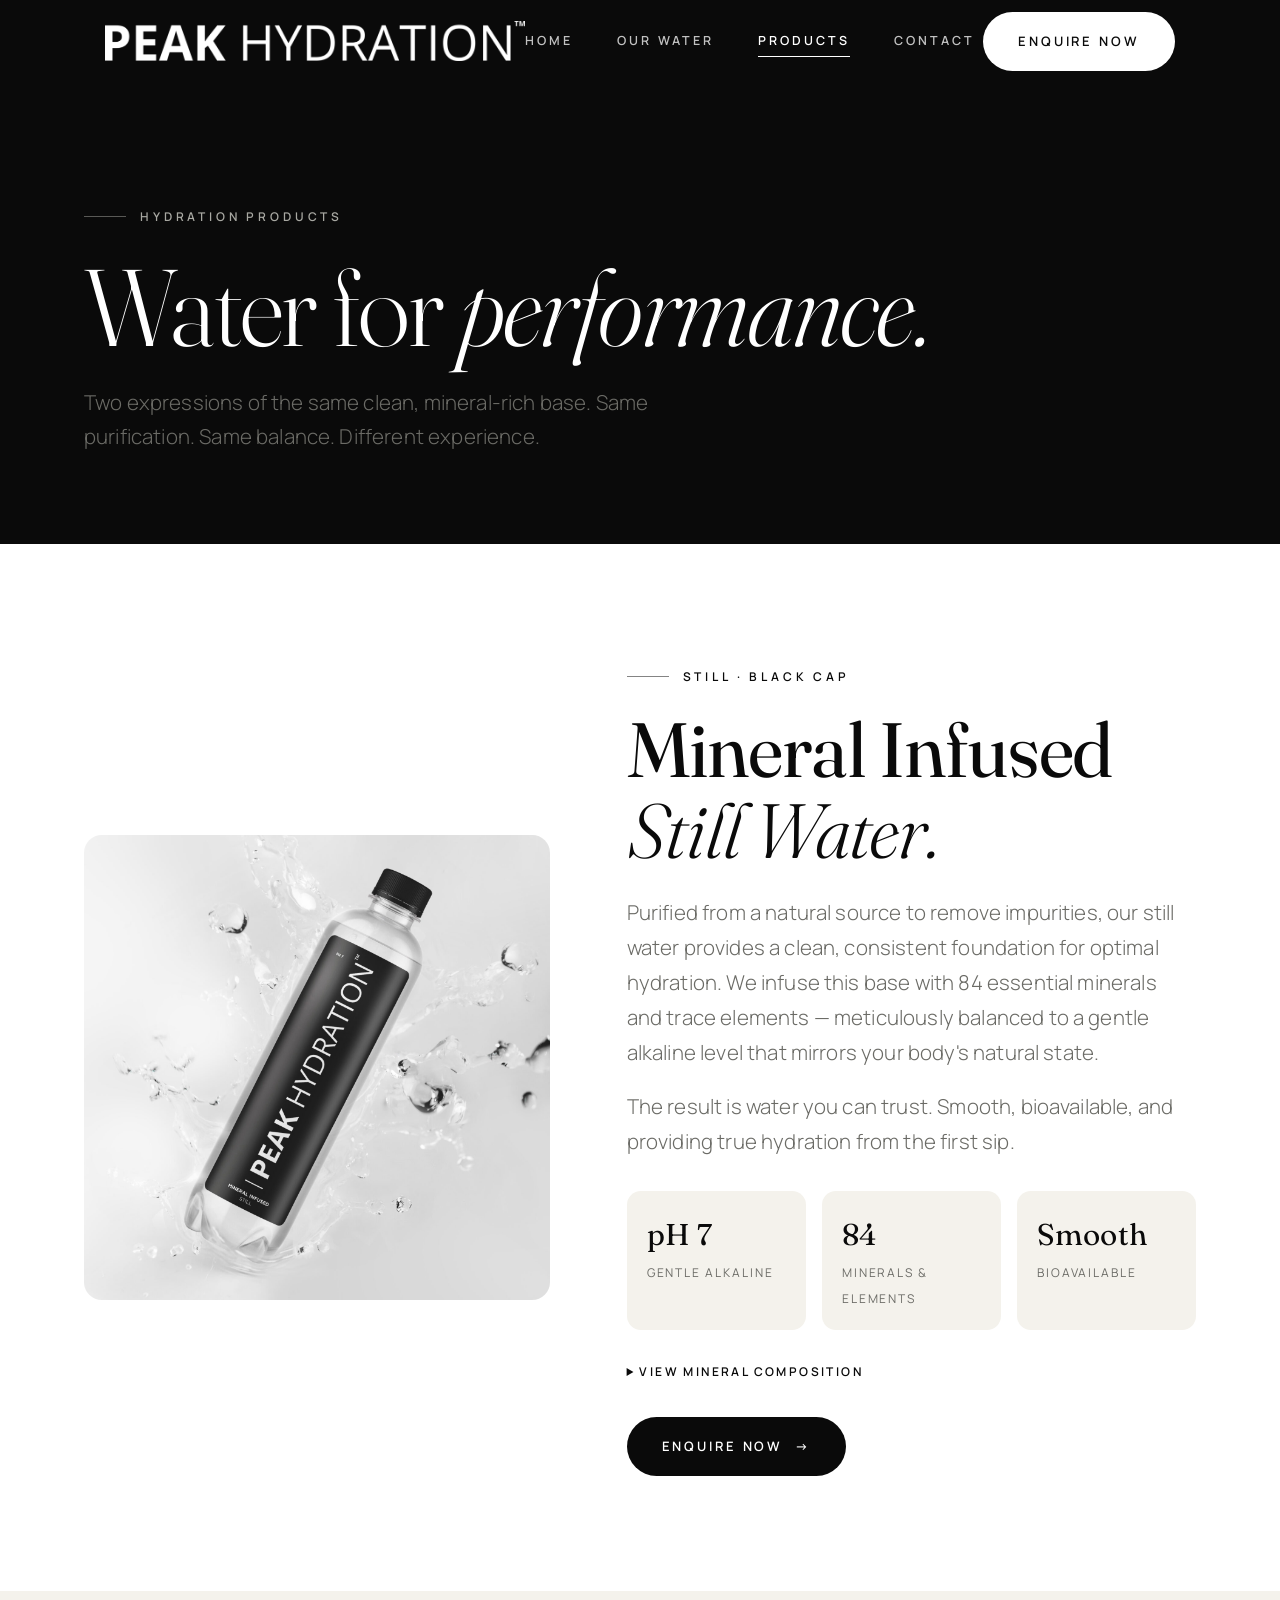
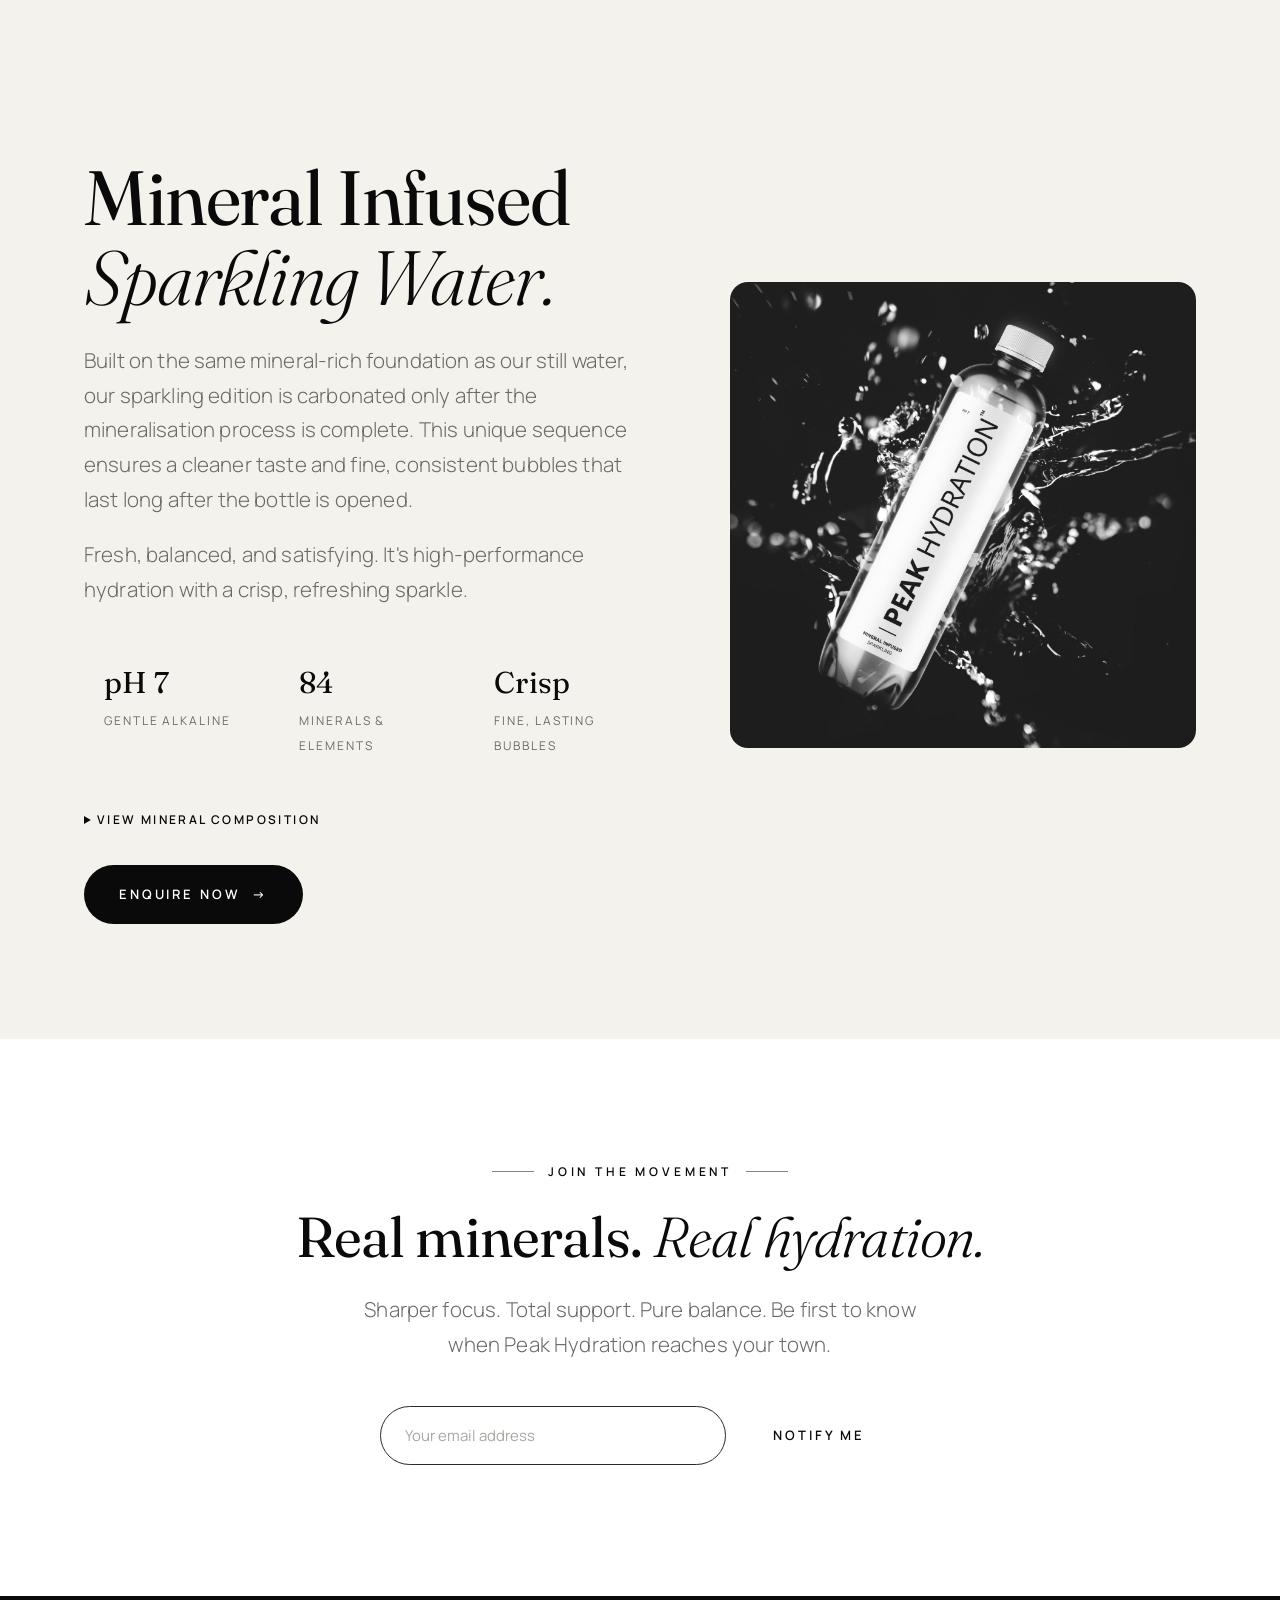
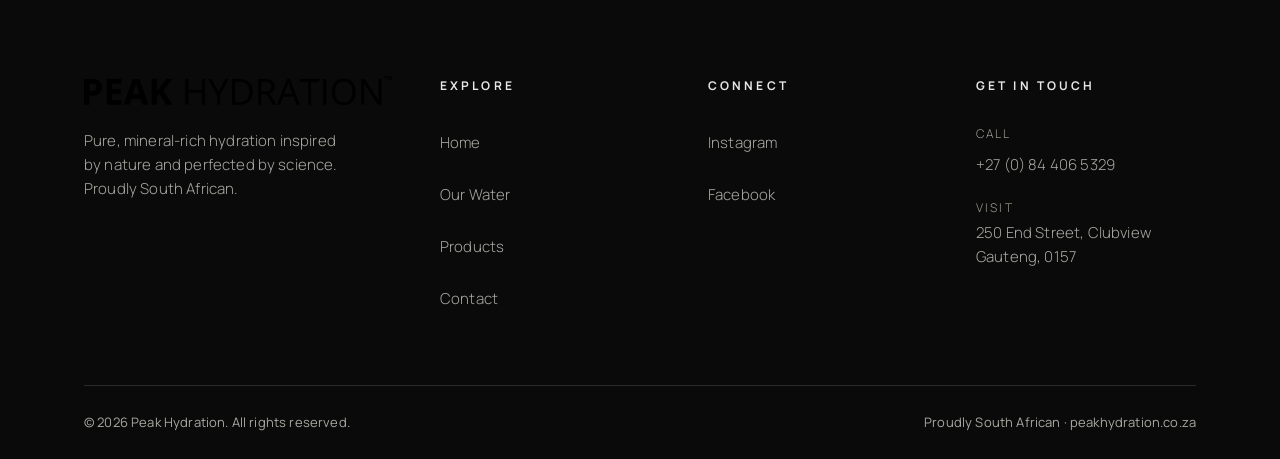
<file: peak-hydration/products.html>
<!DOCTYPE html>
<html lang="en">
<head>
<meta charset="UTF-8">
<meta name="viewport" content="width=device-width, initial-scale=1.0">
<title>Products — Peak Hydration | Mineral Infused Still &amp; Sparkling Water</title>
<meta name="description" content="Mineral Infused Still and Sparkling water from Peak Hydration — purified, then rebuilt with 84 essential minerals and trace elements. Clean and mineral-rich.">
<meta name="theme-color" content="#0a0a0a">
<link rel="icon" type="image/png" href="assets/favicon.png">
<link rel="preconnect" href="https://fonts.googleapis.com">
<link rel="preconnect" href="https://fonts.gstatic.com" crossorigin>
<link href="https://fonts.googleapis.com/css2?family=Fraunces:ital,opsz,wght@0,9..144,300;0,9..144,400;0,9..144,500;1,9..144,300;1,9..144,400&family=Manrope:wght@300;400;500;600;700&display=swap" rel="stylesheet">
<link rel="stylesheet" href="css/style.css">
</head>
<body>

<!-- ===================== HEADER ===================== -->
<header class="header header--dark">
  <div class="container nav-inner">
    <a href="index.html" class="brand" aria-label="Peak Hydration home">
      <img src="assets/logo.png" alt="Peak Hydration">
    </a>
    <nav class="nav-links" aria-label="Primary">
      <a href="index.html">Home</a>
      <a href="our-water.html">Our Water</a>
      <a href="products.html" class="active">Products</a>
      <a href="contact.html">Contact</a>
    </nav>
    <a href="contact.html" class="btn btn--light nav-cta">Enquire Now</a>
    <button class="nav-toggle" aria-label="Open menu" aria-expanded="false">
      <span></span><span></span><span></span>
    </button>
  </div>
</header>

<!-- ===================== MOBILE MENU ===================== -->
<div class="mobile-menu" aria-hidden="true">
  <a href="index.html">Home</a>
  <a href="our-water.html">Our Water</a>
  <a href="products.html">Products</a>
  <a href="contact.html">Contact</a>
  <div class="m-social">
    <a href="https://www.instagram.com/peakhydrationza/" target="_blank" rel="noopener">Instagram</a>
    <a href="https://www.facebook.com/profile.php?id=100063633965726" target="_blank" rel="noopener">Facebook</a>
  </div>
</div>

<!-- ===================== PAGE HERO ===================== -->
<section class="page-hero">
  <div class="container">
    <span class="eyebrow reveal">Hydration Products</span>
    <h1 class="display-xl reveal" data-d="1">Water for <em class="italic">performance.</em></h1>
    <p class="lead reveal" data-d="2">Two expressions of the same clean, mineral-rich base. Same purification. Same balance. Different experience.</p>
  </div>
</section>

<!-- ===================== STILL WATER ===================== -->
<section class="section" id="still">
  <div class="container product-detail">
    <div class="product-detail__visual reveal">
      <img src="assets/still-square.jpg" alt="Mineral Infused Still Water" loading="lazy">
    </div>
    <div class="product-detail__content">
      <span class="eyebrow reveal">Still · Black Cap</span>
      <h2 class="display-lg reveal" data-d="1">Mineral Infused <em class="italic">Still Water.</em></h2>
      <p class="lead reveal" data-d="2">Purified from a natural source to remove impurities, our still water provides a clean, consistent foundation for optimal hydration. We infuse this base with 84 essential minerals and trace elements — meticulously balanced to a gentle alkaline level that mirrors your body's natural state.</p>
      <p class="lead reveal" data-d="3">The result is water you can trust. Smooth, bioavailable, and providing true hydration from the first sip.</p>
      <div class="product-detail__facts reveal" data-d="3">
        <div class="fact"><strong>pH 7</strong><span>Gentle alkaline</span></div>
        <div class="fact"><strong>84</strong><span>Minerals &amp; elements</span></div>
        <div class="fact"><strong>Smooth</strong><span>Bioavailable</span></div>
      </div>
      <details class="reveal" data-d="3" style="margin-bottom:32px;">
        <summary style="cursor:pointer; font-size:12px; text-transform:uppercase; letter-spacing:0.2em; font-weight:600;">View mineral composition</summary>
        <img src="assets/still-nutri.jpg" alt="Still water mineral composition" class="nutri" style="margin-top:16px; max-width:320px;" loading="lazy">
      </details>
      <div class="statement__btn reveal" data-d="3">
        <a href="contact.html" class="btn btn--dark">Enquire Now <span class="arrow">→</span></a>
      </div>
    </div>
  </div>
</section>

<!-- ===================== SPARKLING ===================== -->
<section class="section section--cream" id="sparkling">
  <div class="container product-detail" style="grid-template-columns:1.1fr 0.9fr;">
    <div class="product-detail__content">
      <span class="eyebrow reveal">Sparkling · White Cap</span>
      <h2 class="display-lg reveal" data-d="1">Mineral Infused <em class="italic">Sparkling Water.</em></h2>
      <p class="lead reveal" data-d="2">Built on the same mineral-rich foundation as our still water, our sparkling edition is carbonated only after the mineralisation process is complete. This unique sequence ensures a cleaner taste and fine, consistent bubbles that last long after the bottle is opened.</p>
      <p class="lead reveal" data-d="3">Fresh, balanced, and satisfying. It's high-performance hydration with a crisp, refreshing sparkle.</p>
      <div class="product-detail__facts reveal" data-d="3">
        <div class="fact"><strong>pH 7</strong><span>Gentle alkaline</span></div>
        <div class="fact"><strong>84</strong><span>Minerals &amp; elements</span></div>
        <div class="fact"><strong>Crisp</strong><span>Fine, lasting bubbles</span></div>
      </div>
      <details class="reveal" data-d="3" style="margin-bottom:32px;">
        <summary style="cursor:pointer; font-size:12px; text-transform:uppercase; letter-spacing:0.2em; font-weight:600;">View mineral composition</summary>
        <img src="assets/spark-nutri.jpg" alt="Sparkling water mineral composition" class="nutri" style="margin-top:16px; max-width:320px;" loading="lazy">
      </details>
      <div class="statement__btn reveal" data-d="3">
        <a href="contact.html" class="btn btn--dark">Enquire Now <span class="arrow">→</span></a>
      </div>
    </div>
    <div class="product-detail__visual reveal">
      <img src="assets/sparkling-square.jpg" alt="Mineral Infused Sparkling Water" loading="lazy">
    </div>
  </div>
</section>

<!-- ===================== CTA ===================== -->
<section class="section cta">
  <div class="container" style="text-align:center;">
    <span class="eyebrow eyebrow--center reveal">Join the movement</span>
    <h2 class="display-md reveal" data-d="1">Real minerals. <em class="italic">Real hydration.</em></h2>
    <p class="lead reveal" data-d="2">Sharper focus. Total support. Pure balance. Be first to know when Peak Hydration reaches your town.</p>
    <form class="cta__form reveal" data-d="3" action="send-message.php" method="POST" data-form>
      <input type="hidden" name="subject" value="Website — Join the movement">
      <input type="hidden" name="form" value="newsletter">
      <input class="cta__input" type="email" name="email" placeholder="Your email address" required>
      <button type="submit" class="btn btn--light">Notify Me</button>
    </form>
    <p class="form-note" data-form-status></p>
  </div>
</section>

<!-- ===================== FOOTER ===================== -->
<footer class="footer">
  <div class="container">
    <div class="footer__top">
      <div class="footer__brand">
        <img src="assets/logo.png" alt="Peak Hydration">
        <p class="footer__about">Pure, mineral-rich hydration inspired by nature and perfected by science. Proudly South African.</p>
      </div>
      <div>
        <h4>Explore</h4>
        <ul>
          <li><a href="index.html">Home</a></li>
          <li><a href="our-water.html">Our Water</a></li>
          <li><a href="products.html">Products</a></li>
          <li><a href="contact.html">Contact</a></li>
        </ul>
      </div>
      <div>
        <h4>Connect</h4>
        <ul>
          <li><a href="https://www.instagram.com/peakhydrationza/" target="_blank" rel="noopener">Instagram</a></li>
          <li><a href="https://www.facebook.com/profile.php?id=100063633965726" target="_blank" rel="noopener">Facebook</a></li>
        </ul>
      </div>
      <div>
        <h4>Get in Touch</h4>
        <ul class="footer__contact">
          <li><span>Call</span><a href="tel:+27844065329">+27 (0) 84 406 5329</a></li>
          <li><span>Visit</span>250 End Street, Clubview<br>Gauteng, 0157</li>
        </ul>
      </div>
    </div>
    <div class="footer__bottom">
      <span>© <span data-year>2026</span> Peak Hydration. All rights reserved.</span>
      <span>Proudly South African · <a href="index.html">peakhydration.co.za</a></span>
    </div>
  </div>
</footer>

<script src="js/main.js"></script>
</body>
</html>
</file>
<file: css/style.css>
/* ==========================================================================
   PEAK HYDRATION — Brand site stylesheet
   Premium monochrome · nature-meets-science · editorial
   ========================================================================== */

:root {
  /* Palette (from the brand) */
  --ink:        #0a0a0a;   /* near-black primary */
  --ink-soft:   #111111;
  --ink-2:      #1c1c1c;
  --paper:      #ffffff;
  --paper-2:    #f4f2ec;   /* warm cream section bg */
  --paper-3:    #ecebe6;
  --grey:       #6b6b66;   /* muted body text on light */
  --grey-dark:  #a8a8a2;   /* muted body text on dark */
  --line:       #e0ded8;   /* hairline on light */
  --line-dark:  #2a2a28;   /* hairline on dark */
  --forest:     #33402f;   /* nature accent (from waterfall) */
  --stone:      #9aa093;   /* muted sage */

  /* Type — DM Sans, matching peakhydration.co.za and the bottle wordmark.
     --serif is kept as a name so existing rules don't need rewriting; both
     now resolve to DM Sans, separated by weight and tracking rather than
     by typeface. */
  --serif: "DM Sans", "Helvetica Neue", Arial, sans-serif;
  --sans:  "DM Sans", "Helvetica Neue", Arial, sans-serif;

  /* Layout */
  --container: 1240px;
  --gutter: clamp(20px, 5vw, 64px);
  --radius: 18px;
  --nav-h: 92px;

  /* Motion */
  --ease: cubic-bezier(0.22, 1, 0.36, 1);
  --fast: 0.45s;
}

/* ---------- Reset ---------- */
*, *::before, *::after { box-sizing: border-box; margin: 0; padding: 0; }
html { scroll-behavior: smooth; -webkit-text-size-adjust: 100%; }
body {
  font-family: var(--sans);
  color: var(--ink);
  background: var(--paper);
  line-height: 1.6;
  font-weight: 400;
  letter-spacing: 0.01em;
  overflow-x: hidden;
  -webkit-font-smoothing: antialiased;
}
img { max-width: 100%; display: block; }
a { color: inherit; text-decoration: none; }
ul { list-style: none; }
button { font: inherit; cursor: pointer; background: none; border: none; }

::selection { background: var(--ink); color: var(--paper); }

/* Scrollbar */
::-webkit-scrollbar { width: 10px; }
::-webkit-scrollbar-track { background: var(--paper); }
::-webkit-scrollbar-thumb { background: #c9c7c0; border-radius: 20px; }

/* ---------- Utility ---------- */
.container { max-width: var(--container); margin: 0 auto; padding: 0 var(--gutter); }
.section { padding: clamp(64px, 9vw, 132px) 0; }
.section--dark { background: var(--ink); color: var(--paper); }
.section--cream { background: var(--paper-2); }
.eyebrow {
  font-family: var(--sans);
  font-size: 12px;
  font-weight: 600;
  text-transform: uppercase;
  letter-spacing: 0.32em;
  display: inline-flex;
  align-items: center;
  gap: 14px;
}
.eyebrow::before { content: ""; width: 42px; height: 1px; background: currentColor; opacity: 0.5; }
.eyebrow--center { justify-content: center; }
.eyebrow--center::after { content: ""; width: 42px; height: 1px; background: currentColor; opacity: 0.5; }

h1, h2, h3, .display {
  font-family: var(--serif);
  font-weight: 300;
  line-height: 1.06;
  /* DM Sans is a geometric sans — display sizes need tighter tracking than a
     serif did to hold together */
  letter-spacing: -0.035em;
}
.display-xl { font-size: clamp(44px, 8.5vw, 118px); }
.display-lg { font-size: clamp(38px, 6vw, 84px); }
.display-md { font-size: clamp(30px, 4.4vw, 60px); }
.title-sm { font-size: clamp(24px, 3vw, 40px); }
.italic { font-style: italic; font-weight: 300; }
.lead {
  font-size: clamp(17px, 1.6vw, 21px);
  line-height: 1.7;
  color: var(--grey);
  font-weight: 300;
}
.section--dark .lead { color: var(--grey-dark); }

/* Buttons */
.btn {
  display: inline-flex;
  align-items: center;
  gap: 12px;
  font-family: var(--sans);
  font-size: 13px;
  font-weight: 600;
  text-transform: uppercase;
  letter-spacing: 0.22em;
  padding: 18px 34px;
  border-radius: 100px;
  border: 1px solid transparent;
  transition: all var(--fast) var(--ease);
  white-space: nowrap;
}
.btn--light { background: var(--paper); color: var(--ink); }
.btn--dark { background: var(--ink); color: var(--paper); }
.btn--outline-light { border-color: rgba(255,255,255,0.4); color: var(--paper); }
.btn--outline-dark { border-color: rgba(10,10,10,0.35); color: var(--ink); }
.btn .arrow { transition: transform var(--fast) var(--ease); }
.btn:hover .arrow { transform: translateX(6px); }
.btn--light:hover { background: var(--paper-2); transform: translateY(-2px); }
.btn--dark:hover { background: #262626; transform: translateY(-2px); }
.btn--outline-light:hover { background: var(--paper); color: var(--ink); border-color: var(--paper); }
.btn--outline-dark:hover { background: var(--ink); color: var(--paper); border-color: var(--ink); }

/* ---------- Header ---------- */
.header {
  position: fixed;
  inset: 0 0 auto 0;
  z-index: 100;
  height: var(--nav-h);
  display: flex;
  align-items: center;
  transition: background 0.5s var(--ease), box-shadow 0.5s var(--ease), border-color 0.5s var(--ease);
  border-bottom: 1px solid transparent;
}
.header.scrolled {
  background: rgba(255,255,255,0.92);
  backdrop-filter: blur(14px);
  -webkit-backdrop-filter: blur(14px);
  border-bottom-color: var(--line);
}
.header--dark.scrolled { background: rgba(10,10,10,0.9); border-bottom-color: var(--line-dark); }
/* The header runs wider than the body container — the wordmark is a very
   wide lockup (1920x183, ~10.5:1), so at the 1240px container it crowded
   the nav straight up against the logo. */
.header .container { max-width: 1560px; }
.nav-inner {
  display: flex;
  align-items: center;
  justify-content: space-between;
  gap: clamp(28px, 5vw, 88px);
}
.brand { display: flex; align-items: center; }
.brand img { height: 30px; width: auto; }
.header--dark .brand { filter: brightness(0) invert(1); }
.nav-links { display: flex; align-items: center; gap: clamp(30px, 2.9vw, 54px); }
.nav-links a {
  font-size: 12px;
  font-weight: 600;
  letter-spacing: 0.18em;
  text-transform: uppercase;
  opacity: 0.75;
  position: relative;
  padding: 6px 0;
  transition: opacity 0.3s, color 0.4s;
}
.nav-links a::after {
  content: "";
  position: absolute; left: 0; bottom: 0;
  width: 0; height: 1px; background: currentColor;
  transition: width 0.4s var(--ease);
}
.nav-links a:hover, .nav-links a.active { opacity: 1; }
.nav-links a:hover::after, .nav-links a.active::after { width: 100%; }
.header--dark .nav-links a { color: var(--paper); }
.nav-cta { margin-left: clamp(6px, 1.6vw, 26px); }

/* Mobile nav */
.nav-toggle { display: none; flex-direction: column; gap: 6px; padding: 10px; z-index: 120; }
.nav-toggle span { width: 26px; height: 2px; background: currentColor; transition: 0.35s var(--ease); }
.header--dark .nav-toggle { color: var(--paper); }
.mobile-menu {
  position: fixed; inset: 0; z-index: 110;
  background: var(--ink); color: var(--paper);
  display: flex; flex-direction: column;
  justify-content: center; gap: 8px;
  padding: 0 var(--gutter);
  transform: translateX(100%);
  transition: transform 0.6s var(--ease);
  visibility: hidden;
}
.mobile-menu.open { transform: translateX(0); visibility: visible; }
.mobile-menu a {
  font-family: var(--serif);
  font-size: 40px;
  font-weight: 400;
  padding: 10px 0;
  border-bottom: 1px solid var(--line-dark);
  transition: color 0.3s, padding-left 0.4s var(--ease);
}
.mobile-menu a:hover { color: #cfcfc9; padding-left: 10px; }
.mobile-menu .m-social { margin-top: 40px; display: flex; gap: 28px; }
.mobile-menu .m-social a { font-size: 13px; letter-spacing: 0.2em; text-transform: uppercase; font-family: var(--sans); border: none; }

/* ---------- Hero ---------- */
.hero {
  position: relative;
  min-height: 100vh;
  min-height: 100svh;
  background: var(--ink);
  color: var(--paper);
  display: flex;
  align-items: center;
  overflow: hidden;
}
.hero__bg {
  position: absolute; inset: -4%;
  background-size: cover; background-position: center;
  opacity: 0.30;
  filter: grayscale(0.35) contrast(1.05);
}
.hero__bg::after {
  content: ""; position: absolute; inset: 0;
  background: radial-gradient(120% 90% at 50% 10%, transparent 40%, rgba(10,10,10,0.9) 100%);
}
.hero__inner { position: relative; z-index: 2; display: grid; grid-template-columns: 1.1fr 0.9fr; align-items: center; gap: 40px; padding-top: var(--nav-h); }
.hero__eyebrow { opacity: 0.85; color: var(--grey-dark); }
.hero h1 { margin: 28px 0 26px; font-weight: 300; }
.hero h1 strong { font-weight: 400; color: var(--paper); }
.hero .lead { max-width: 520px; color: var(--grey-dark); }
.hero__actions { display: flex; flex-wrap: wrap; gap: 16px; margin-top: 44px; }
.hero__visual { position: relative; height: 560px; }
.hero__bottle {
  position: absolute; right: 6%; bottom: 0;
  height: 88%;
  filter: drop-shadow(0 40px 60px rgba(0,0,0,0.55));
  animation: floaty 7s ease-in-out infinite;
}
@keyframes floaty { 0%,100% { transform: translateY(0) rotate(-2deg); } 50% { transform: translateY(-18px) rotate(0deg); } }
.hero__ring {
  position: absolute; right: 2%; bottom: 4%;
  width: 420px; height: 420px; border-radius: 50%;
  border: 1px solid rgba(255,255,255,0.14);
}
.hero__ring::before {
  content: ""; position: absolute; inset: 56px; border-radius: 50%;
  border: 1px dashed rgba(255,255,255,0.12);
}
.hero__badge {
  position: absolute; left: 0; bottom: 18%;
  display: flex; align-items: center; gap: 14px;
  padding: 16px 22px; border-radius: 100px;
  background: rgba(255,255,255,0.06);
  border: 1px solid rgba(255,255,255,0.2);
  backdrop-filter: blur(10px);
  animation: floaty 6s ease-in-out infinite reverse;
}
.hero__badge strong { font-family: var(--serif); font-size: 26px; font-weight: 400; }
.hero__badge small { font-size: 11px; letter-spacing: 0.2em; text-transform: uppercase; color: var(--grey-dark); display: block; }

/* Hero scroll cue */
.scroll-cue {
  position: absolute; left: 50%; bottom: 28px; transform: translateX(-50%);
  z-index: 3; display: flex; flex-direction: column; align-items: center; gap: 10px;
  color: var(--grey-dark);
}
.scroll-cue .mouse { width: 24px; height: 38px; border: 1.5px solid rgba(255,255,255,0.4); border-radius: 14px; position: relative; }
.scroll-cue .mouse::after { content: ""; position: absolute; top: 7px; left: 50%; transform: translateX(-50%); width: 3px; height: 7px; border-radius: 3px; background: var(--paper); animation: wheel 1.8s infinite; }
@keyframes wheel { 0% { opacity: 1; top: 7px; } 100% { opacity: 0; top: 20px; } }
.scroll-cue span { font-size: 10px; letter-spacing: 0.3em; text-transform: uppercase; }

/* ---------- Marquee ---------- */
.marquee { background: var(--ink); color: var(--paper); border-top: 1px solid var(--line-dark); padding: 22px 0; overflow: hidden; }
.marquee--cream { background: var(--paper-2); color: var(--ink); border-top: 1px solid var(--line); border-bottom: 1px solid var(--line); }
.marquee__track { display: flex; gap: 0; white-space: nowrap; width: max-content; animation: marquee 32s linear infinite; }
.marquee__track span {
  font-family: var(--serif); font-style: italic; font-weight: 300;
  font-size: 22px; padding: 0 26px; display: inline-flex; align-items: center; gap: 52px;
}
.marquee__track span::after { content: "◆"; font-size: 12px; opacity: 0.5; font-style: normal; }
@keyframes marquee { from { transform: translateX(0); } to { transform: translateX(-50%); } }

/* ---------- Editorial / statement ---------- */
.statement { display: grid; grid-template-columns: 1fr 1fr; gap: clamp(32px, 6vw, 96px); align-items: center; }
.statement__media { position: relative; }
.statement__media img { border-radius: var(--radius); width: 100%; height: 100%; object-fit: cover; }
.statement__media--tall img { aspect-ratio: 4 / 5; }
.statement .eyebrow { margin-bottom: 26px; }
.statement h2 { margin-bottom: 26px; }
.statement .lead { margin-bottom: 18px; }
.statement .lead:last-of-type { margin-bottom: 0; }
.statement__btn { margin-top: 36px; }

.stats-banner { display: grid; grid-template-columns: repeat(4, 1fr); gap: 40px; border-top: 1px solid var(--line-dark); padding-top: clamp(40px, 6vw, 72px); margin-top: clamp(52px, 8vw, 110px); }
.stat h3 { font-size: clamp(40px, 5vw, 72px); font-weight: 300; }
.stat h3 em { font-style: normal; color: var(--stone); }
.stat p { margin-top: 10px; color: var(--grey-dark); font-size: 13.5px; text-transform: uppercase; letter-spacing: 0.2em; }

/* ---------- Pillars ---------- */
.pillars { display: grid; grid-template-columns: repeat(3, 1fr); gap: 26px; }
.pillar {
  position: relative; padding: 48px 36px;
  border-radius: var(--radius);
  border: 1px solid var(--line);
  background: var(--paper);
  overflow: hidden;
  transition: transform var(--fast) var(--ease), box-shadow var(--fast) var(--ease);
}
.pillar:hover { transform: translateY(-8px); box-shadow: 0 30px 60px rgba(10,10,10,0.08); }
.pillar__num { font-family: var(--serif); font-size: 15px; color: var(--stone); font-style: italic; }
.pillar h3 { margin: 26px 0 16px; }
.pillar p { color: var(--grey); font-size: 15.5px; font-weight: 300; }
.pillar__icon { width: 56px; height: 56px; display: grid; place-items: center; border-radius: 14px; background: var(--paper-2); color: var(--ink); }

/* ---------- Products ---------- */
.products-grid { display: grid; grid-template-columns: 1fr 1fr; gap: 28px; }
.product-card {
  position: relative; border-radius: var(--radius); overflow: hidden;
  background: var(--ink); color: var(--paper);
  min-height: 620px; display: flex; align-items: flex-end;
}
.product-card--spark { background: var(--paper-2); color: var(--ink); }
.product-card__bg { position: absolute; inset: 0; height: 100%; }
.product-card__bg img { width: 100%; height: 100%; object-fit: cover; }
.product-card--still .product-card__bg { background: linear-gradient(180deg, #171717, #0a0a0a); }
.product-card--still .product-card__bg::after { content:""; position:absolute; inset:0; background: radial-gradient(100% 70% at 50% 10%, transparent, rgba(10,10,10,0.6)); }
.product-card__bottle {
  position: absolute; top: 6%; left: 50%; transform: translateX(-50%);
  height: 58%; filter: drop-shadow(0 24px 34px rgba(0,0,0,0.4));
  transition: transform 0.6s var(--ease);
}
.product-card:hover .product-card__bottle { transform: translateX(-50%) translateY(-10px); }
.product-card__body { position: relative; z-index: 2; padding: 40px; width: 100%; }
.product-card .tag { font-size: 11px; letter-spacing: 0.26em; text-transform: uppercase; opacity: 0.7; }
.product-card h3 { font-size: clamp(28px, 3.4vw, 42px); margin: 16px 0 14px; }
.product-card .meta { font-size: 14px; font-weight: 300; opacity: 0.85; max-width: 40ch; }
.product-card__links { display: flex; gap: 22px; margin-top: 28px; }
.product-card__links a { font-size: 12.5px; font-weight: 600; text-transform: uppercase; letter-spacing: 0.2em; display: inline-flex; align-items: center; gap: 8px; border-bottom: 1px solid; padding-bottom: 4px; transition: opacity 0.3s; }
.product-card__links a:hover { opacity: 0.6; }

/* ---------- Split feature ---------- */
.split { display: grid; grid-template-columns: 1fr 1fr; gap: 0; align-items: center; }
.split__media img { width: 100%; height: 100%; object-fit: cover; }
.split__content { padding: clamp(40px, 6vw, 100px); }
.split--dark .split__content { background: var(--ink); color: var(--paper); }

/* ---------- Gallery ---------- */
.gallery { display: grid; grid-template-columns: repeat(4, 1fr); grid-auto-rows: 240px; gap: 14px; }
.gallery figure { position: relative; overflow: hidden; border-radius: 14px; }
.gallery figure img { width: 100%; height: 100%; object-fit: cover; transition: transform 0.6s var(--ease); }
.gallery figure:hover img { transform: scale(1.06); }
.gallery figure.wide { grid-column: span 2; grid-row: span 2; }
.gallery figure.tall { grid-row: span 2; }

/* ---------- CTA ---------- */
.cta { text-align: center; position: relative; overflow: hidden; }
.cta .display-md { max-width: 15em; margin: 26px auto 0; }
.cta .lead { max-width: 560px; margin: 26px auto 0; }
.cta__form { display: flex; justify-content: center; gap: 12px; margin: 44px auto 0; max-width: 520px; }
.cta__input {
  flex: 1; padding: 18px 24px; border-radius: 100px;
  border: 1px solid var(--line-dark); background: rgba(255,255,255,0.05);
  color: var(--paper); font-family: var(--sans); font-size: 15px;
}
.cta--cream .cta__input { border-color: rgba(10,10,10,0.25); background: var(--paper); color: var(--ink); }
.cta__input::placeholder { color: var(--grey-dark); }
.cta__input:focus { outline: none; border-color: var(--paper); }
.cta--cream .cta__input:focus { border-color: var(--ink); }
.form-note { margin-top: 16px; font-size: 13px; color: var(--grey-dark); }

/* ---------- Footer ---------- */
.footer { background: var(--ink); color: var(--paper); }
.footer__top { display: grid; grid-template-columns: 1.4fr 1fr 1fr 1fr; gap: 48px; padding: 80px 0 60px; }
.footer .brand img { filter: brightness(0) invert(1); height: 46px; }
.footer__about { max-width: 30ch; margin-top: 24px; color: var(--grey-dark); font-size: 15px; font-weight: 300; }
.footer h4 { font-size: 12px; text-transform: uppercase; letter-spacing: 0.26em; margin-bottom: 22px; color: var(--paper); opacity: 0.9; }
.footer ul a, .footer ul li { color: var(--grey-dark); font-size: 15px; font-weight: 300; display: block; padding: 7px 0; transition: color 0.3s; }
.footer ul a:hover { color: var(--paper); }
.footer__contact li { padding: 8px 0; }
.footer__contact li span { display: block; font-size: 12px; text-transform: uppercase; letter-spacing: 0.18em; color: var(--stone); margin-bottom: 3px; }
.footer__bottom { border-top: 1px solid var(--line-dark); padding: 26px 0; display: flex; justify-content: space-between; gap: 20px; flex-wrap: wrap; color: var(--grey-dark); font-size: 13px; }
.footer__bottom a:hover { color: var(--paper); }

/* ---------- Page hero (inner) ---------- */
.page-hero { position: relative; background: var(--ink); color: var(--paper); padding: calc(var(--nav-h) + clamp(60px, 9vw, 120px)) 0 clamp(50px, 7vw, 90px); overflow: hidden; }
.page-hero--cream { background: var(--paper-2); color: var(--ink); }
.page-hero .eyebrow { color: var(--grey-dark); }
.page-hero--cream .eyebrow { color: var(--stone); }
.page-hero h1 { margin: 24px 0 20px; font-weight: 300; }
.page-hero .lead { max-width: 640px; }

/* ---------- Accordion ---------- */
.accordion { border-top: 1px solid var(--line); }
.acc-item { border-bottom: 1px solid var(--line); }
.acc-head {
  width: 100%; display: flex; align-items: center; justify-content: space-between;
  gap: 24px; text-align: left; padding: 30px 0;
}
.acc-head h3 { font-size: clamp(20px, 2.6vw, 30px); }
.acc-icon { position: relative; flex: 0 0 auto; width: 44px; height: 44px; border-radius: 50%; border: 1px solid var(--line); color: var(--ink); transition: transform 0.5s var(--ease), background 0.3s; }
.acc-icon::before, .acc-icon::after { content: ""; position: absolute; top: 50%; left: 50%; background: currentColor; }
.acc-icon::before { width: 14px; height: 1.5px; transform: translate(-50%, -50%); }
.acc-icon::after { width: 1.5px; height: 14px; transform: translate(-50%, -50%); }
.acc-item.open .acc-icon { background: var(--ink); color: var(--paper); transform: rotate(45deg); }
.acc-panel { max-height: 0; overflow: hidden; transition: max-height 0.55s var(--ease); }
.acc-panel__inner { padding: 0 0 32px; max-width: 68ch; color: var(--grey); font-weight: 300; }
.acc-panel__inner p { margin-bottom: 14px; }

/* ---------- Contrast pair ---------- */
.pair { display: grid; grid-template-columns: 1fr 1fr; }
.pair__block { padding: clamp(36px, 5vw, 80px) clamp(24px, 4vw, 72px); }
.pair__block--dark { background: var(--ink); color: var(--paper); }
.pair__block--light { background: var(--paper-2); color: var(--ink); }
.pair__block h3 { margin: 22px 0 14px; }
.pair__block p { max-width: 46ch; font-weight: 300; }
.pair__block--dark p { color: var(--grey-dark); }
.pair__block--light p { color: var(--grey); }

/* ---------- Solution cards ---------- */
.solution-grid { display: grid; grid-template-columns: 1fr 1fr 1fr; gap: 24px; }
.solution-card { border-radius: var(--radius); overflow: hidden; background: var(--ink); color: var(--paper); border: 1px solid var(--line-dark); }
.solution-card--light { background: var(--paper); color: var(--ink); border-color: var(--line); }
.solution-card__img { width: 100%; aspect-ratio: 16/10; object-fit: cover; }
.solution-card__body { padding: 34px; }
.solution-card__body h3 { font-size: clamp(22px, 2.6vw, 30px); margin-bottom: 14px; }
.solution-card__body p { color: var(--grey-dark); font-weight: 300; font-size: 15px; }
.solution-card--light .solution-card__body p { color: var(--grey); }
.solution-card ul { margin-top: 18px; }
.solution-card ul li { padding: 6px 0; color: var(--grey-dark); font-weight: 300; font-size: 15px; display: flex; gap: 10px; align-items: center; }
.solution-card--light ul li { color: var(--grey); }
.solution-card ul li::before { content: "—"; color: var(--stone); }

/* ---------- Product detail ---------- */
.product-detail { display: grid; grid-template-columns: 0.9fr 1.1fr; gap: clamp(32px, 6vw, 90px); align-items: center; }
.product-detail__visual { position: relative; }
.product-detail__visual img { width: 100%; border-radius: var(--radius); }
.product-detail .eyebrow { margin-bottom: 24px; }
.product-detail h2 { margin-bottom: 24px; }
.product-detail .lead { margin-bottom: 20px; }
.product-detail__facts { margin: 32px 0; display: grid; grid-template-columns: repeat(3, 1fr); gap: 16px; }
.fact { padding: 20px; border-radius: 14px; background: var(--paper-2); }
.fact strong { font-family: var(--serif); font-size: 30px; font-weight: 400; display: block; }
.fact span { font-size: 12px; text-transform: uppercase; letter-spacing: 0.16em; color: var(--grey); }
.nutri { width: 100%; border-radius: 14px; }

/* ---------- Contact ---------- */
.contact-grid { display: grid; grid-template-columns: 0.85fr 1.15fr; gap: clamp(40px, 6vw, 90px); align-items: start; }
.contact-info h2 { margin: 20px 0 24px; }
.contact-list { margin-top: 40px; border-top: 1px solid var(--line); }
.contact-list li { padding: 24px 0; border-bottom: 1px solid var(--line); display: grid; grid-template-columns: 1fr; gap: 4px; }
.contact-list li span { font-size: 11.5px; text-transform: uppercase; letter-spacing: 0.2em; color: var(--stone); }
.contact-list li a, .contact-list li p { font-size: 18px; font-family: var(--serif); }
.contact-list li a:hover { text-decoration: underline; }
.form { display: grid; gap: 18px; }
.form-row { display: grid; grid-template-columns: 1fr 1fr; gap: 18px; }
.field label { display: block; font-size: 11.5px; text-transform: uppercase; letter-spacing: 0.18em; margin-bottom: 9px; color: var(--grey); }
.field input, .field textarea {
  width: 100%; padding: 17px 20px; border-radius: 12px;
  border: 1px solid var(--line); background: var(--paper);
  font-family: var(--sans); font-size: 15px; color: var(--ink); transition: border-color 0.3s, box-shadow 0.3s;
}
.field textarea { resize: vertical; min-height: 140px; }
.field input:focus, .field textarea:focus { outline: none; border-color: var(--ink); box-shadow: 0 0 0 3px rgba(10,10,10,0.08); }
.form .btn { justify-self: start; }
.form-status { display: none; padding: 16px 20px; border-radius: 12px; font-size: 14px; }
.form-status.error { display: block; background: #fbeae9; color: #8b1a12; }
.form-status.success { display: block; background: #e7f2e6; color: #1d4d1d; }

/* ---------- Reveal animation ---------- */
.reveal { opacity: 0; transform: translateY(34px); transition: opacity 0.9s var(--ease), transform 0.9s var(--ease); }
.reveal.in { opacity: 1; transform: none; }
.reveal[data-d="1"] { transition-delay: 0.1s; }
.reveal[data-d="2"] { transition-delay: 0.2s; }
.reveal[data-d="3"] { transition-delay: 0.3s; }

/* ---------- Responsive ---------- */
@media (max-width: 1024px) {
  .nav-links { display: none; }
  .nav-cta { display: none; }
  .nav-toggle { display: flex; }
  .hero__inner { grid-template-columns: 1fr; }
  .hero__visual { height: 380px; }
  .hero__ring { width: 300px; height: 300px; right: -4%; }
  .stats-banner { grid-template-columns: 1fr 1fr; }
  .pillars, .solution-grid { grid-template-columns: 1fr; }
  .statement, .split, .product-detail, .pair, .contact-grid { grid-template-columns: 1fr; }
  .products-grid { grid-template-columns: 1fr; }
  .footer__top { grid-template-columns: 1fr 1fr; }
  .gallery { grid-template-columns: repeat(2, 1fr); }
}

@media (max-width: 640px) {
  .form-row { grid-template-columns: 1fr; }
  .cta__form { flex-direction: column; }
  .stats-banner { grid-template-columns: 1fr 1fr; gap: 26px; }
  .footer__top { grid-template-columns: 1fr; }
  .product-card { min-height: 520px; }
  .section { padding: 64px 0; }
}
/* ---------- Comparison table ---------- */
/* Real <table> markup, not a div grid — search engines and AI assistants
   extract tables; they cannot extract a grid that merely looks like one. */
.table-wrap { overflow-x: auto; -webkit-overflow-scrolling: touch; }
.compare {
  width: 100%;
  min-width: 680px;
  border-collapse: collapse;
  text-align: left;
  font-size: 15px;
}
.compare th, .compare td {
  padding: 20px 22px 20px 0;
  border-bottom: 1px solid var(--line);
  vertical-align: top;
  font-weight: 400;
  line-height: 1.55;
}
.compare thead th {
  font-family: var(--sans);
  font-size: 11px;
  font-weight: 600;
  text-transform: uppercase;
  letter-spacing: 0.2em;
  color: var(--grey);
  padding-bottom: 14px;
  border-bottom-color: var(--ink);
}
.compare tbody th {
  font-family: var(--serif);
  font-size: 18px;
  letter-spacing: -0.02em;
  padding-right: 32px;
  white-space: nowrap;
}
.compare td { color: var(--grey); }
.compare tr.is-us th, .compare tr.is-us td { color: var(--ink); }
.compare tr.is-us { background: var(--paper-2); }
.compare tr.is-us th, .compare tr.is-us td { padding-left: 18px; }
.compare tr.is-us th:first-child { border-radius: 12px 0 0 12px; }
.compare tr.is-us td:last-child { border-radius: 0 12px 12px 0; }

@media (max-width: 720px) {
  .compare { font-size: 14px; }
  .compare tbody th { font-size: 16px; }
}

/* Pillars reuse the existing card component above — this only spaces the
   homepage instance away from the comparison table. */
.pillars { margin-top: clamp(56px, 7vw, 88px); }

/* ---------- Instagram gallery ---------- */
.ig-head {
  display: flex;
  align-items: flex-end;
  justify-content: space-between;
  gap: 32px;
  flex-wrap: wrap;
  margin-bottom: 56px;
}
.ig-follow[hidden] { display: none; }

/* Live feed: even square tiles, replacing the editorial fallback layout */
.gallery.ig-grid--live {
  display: grid;
  grid-template-columns: repeat(4, 1fr);
  gap: 14px;
}
.ig-tile {
  position: relative;
  display: block;
  aspect-ratio: 1 / 1;
  overflow: hidden;
  border-radius: 12px;
  background: var(--paper-3);
}
.ig-tile img {
  width: 100%; height: 100%;
  object-fit: cover;
  transition: transform 0.7s var(--ease);
}
.ig-tile:hover img { transform: scale(1.05); }
.ig-tile::after {
  content: "";
  position: absolute; inset: 0;
  background: rgba(10,10,10,0);
  transition: background 0.4s var(--ease);
}
.ig-tile:hover::after { background: rgba(10,10,10,0.14); }
.ig-tile__badge {
  position: absolute; top: 10px; right: 12px;
  font-size: 13px; line-height: 1;
  color: #fff;
  text-shadow: 0 1px 6px rgba(0,0,0,0.5);
  pointer-events: none;
}

@media (max-width: 900px) {
  .gallery.ig-grid--live { grid-template-columns: repeat(3, 1fr); }
}
@media (max-width: 560px) {
  .gallery.ig-grid--live { grid-template-columns: repeat(2, 1fr); gap: 10px; }
  .ig-head { margin-bottom: 36px; }
}
</file>
<file: css/movie.css>
/* ==========================================================================
   PEAK HYDRATION — Scroll-scrub cinematic landing page
   ONE continuous film. Three clips chained inside a single pinned stage,
   so the picture never unsticks and there is no seam between them.
   Text/UI colour is driven from the measured luminance of the footage,
   so contrast follows the picture instead of flipping per section.
   ========================================================================== */

/* --------------------------------------------------------------------------
   The track. Its height IS the length of the film.
   Total = 100vh (the pinned viewport) + scrub length + tail hold.
   -------------------------------------------------------------------------- */
/* colour signal — JS interpolates these from the footage luminance.
   They live on :root because the fixed header reads them too. */
:root {
  --mv-fg: #ffffff;
  --mv-bg: #0a0a0a;
  --mv-muted: rgba(255,255,255,0.62);
  --mv-line: rgba(255,255,255,0.28);
  --mv-bar: rgba(10,10,10,0.9);
  --mv-inv: 1;
  /* directional veil behind the side copy */
  --mv-veil: rgba(6,7,9,0.82);
  --mv-veil-mid: rgba(6,7,9,0.42);
}

.movie {
  position: relative;
  --film-scrub: 1100vh;
  --film-tail: 60vh;
  height: calc(100vh + var(--film-scrub) + var(--film-tail));
}

/* invisible scroll targets so #move-1/2/3 still land in the right place */
.movie-anchor {
  position: absolute;
  left: 0; width: 1px; height: 1px;
  pointer-events: none; opacity: 0;
}

.movie-stage {
  position: sticky;
  top: 0;
  height: 100vh; height: 100svh;
  overflow: hidden;
  background: #000;
  isolation: isolate;
}

/* -------- the picture: all clips layered, live one on top -------- */
.movie-clip {
  position: absolute; inset: 0;
  width: 100%; height: 100%;
  object-fit: cover;
  z-index: 1;
  /* every clip stays painted — the live one simply covers the others,
     so a boundary swap can never flash black */
}
.movie-clip.is-live { z-index: 2; }

/* -------- legibility scrims, crossfaded by JS -------- */
.movie-scrim {
  position: absolute; inset: 0; z-index: 3;
  pointer-events: none;
  will-change: opacity;
}
/* Kept light — the directional veil does the legibility work now, so the
   centre of frame (where the bottle is) stays clean. These only protect the
   header and the bottom edge. */
.movie-scrim--dark {
  background: linear-gradient(180deg,
    rgba(8,8,10,0.62), rgba(8,8,10,0) 20%, rgba(8,8,10,0) 78%, rgba(8,8,10,0.42));
}
.movie-scrim--light {
  opacity: 0;
  background: linear-gradient(180deg,
    rgba(250,249,246,0.68), rgba(250,249,246,0) 22%, rgba(250,249,246,0) 78%, rgba(250,249,246,0.4));
}

/* -------- directional veil — only darkens the side the copy is on, so the
   bottle in the centre of frame stays clear -------- */
.movie-veil {
  position: absolute; inset: 0; z-index: 3;
  pointer-events: none; opacity: 0;
  will-change: opacity;
}
.movie-veil.is-left {
  background: linear-gradient(90deg,
    var(--mv-veil) 0%, var(--mv-veil-mid) 34%, transparent 62%);
}
.movie-veil.is-right {
  background: linear-gradient(270deg,
    var(--mv-veil) 0%, var(--mv-veil-mid) 34%, transparent 62%);
}

/* -------- overlay copy — one block per beat, stacked in the one stage -------- */
.movie-copy {
  position: absolute; inset: 0; z-index: 4;
  display: grid;
  align-items: center;
  /* copy sits in a side column; the centre of frame stays clear for the bottle */
  grid-template-columns: minmax(0, 42%) 1fr;
  text-align: left;
  padding: 0 clamp(24px, 5.5vw, 92px);
  color: var(--mv-fg);
  opacity: 0;
  will-change: opacity, transform;
  pointer-events: none;
}
.movie-copy[data-side="right"] {
  grid-template-columns: 1fr minmax(0, 42%);
}
.movie-copy[data-side="right"] .movie-copy__inner { grid-column: 2; }
.movie-copy__inner { max-width: 30rem; }
/* Only the interactive bits take clicks. JS sets visibility:hidden on the
   copies that aren't live, which also keeps them out of the tab order and
   the accessibility tree — pointer-events alone would not, because a child
   set to `auto` stays clickable under a parent set to `none`. */
.movie-copy .actions,
.movie-copy .form { pointer-events: auto; }

/* eyebrow — echoes the bottle wordmark: wide tracking, single rule trailing */
.movie-copy .mini {
  font-family: var(--sans); font-size: 11px; font-weight: 500;
  text-transform: uppercase; letter-spacing: 0.28em;
  display: flex; align-items: center; gap: 14px;
}
.movie-copy .mini::after {
  content: ""; flex: 1; max-width: 56px; height: 1px;
  background: currentColor; opacity: .45;
}

.movie-copy h1, .movie-copy h2 {
  font-family: var(--serif); font-weight: 300; letter-spacing: -0.035em;
  line-height: 1.06;
  font-size: clamp(29px, 3.9vw, 56px);
  margin: 20px 0 0; max-width: 14em;
}
.movie-copy h1 em, .movie-copy h2 em { font-style: italic; font-weight: 300; }
.movie-copy .sub {
  margin: 18px 0 0; max-width: 40ch;
  font-weight: 300; font-size: clamp(14px, 1.05vw, 16.5px);
  line-height: 1.65; color: var(--mv-muted);
}

/* facts stack vertically — a side column has no room for a row of three.
   (the base sheet gives .fact a cream chip for the products page; on the
   film it has to be plain type over the picture) */
.movie-copy .facts {
  display: flex; flex-direction: column; gap: 0;
  margin-top: 28px; border-top: 1px solid var(--mv-line);
}
.movie-copy .fact {
  background: none; border-radius: 0;
  display: flex; align-items: baseline; gap: 16px;
  padding: 10px 0; border-bottom: 1px solid var(--mv-line);
}
.movie-copy .fact strong {
  display: block; font-family: var(--serif); font-weight: 400;
  font-size: clamp(15px, 1.15vw, 18px); letter-spacing: -0.01em;
  flex: 0 0 auto; min-width: 6.6em;
}
.movie-copy .fact span {
  /* the base sheet colours these var(--grey), which disappears on the film */
  color: var(--mv-fg);
  font-size: 10px; letter-spacing: 0.13em; text-transform: uppercase;
  opacity: .78; line-height: 1.5;
}
.movie-copy .actions {
  display: flex; gap: 14px; justify-content: flex-start;
  margin-top: 32px; flex-wrap: wrap;
}
.movie-copy .form {
  display: flex; gap: 12px; justify-content: flex-start; margin-top: 30px;
  max-width: 450px;
}
.movie-copy .form input {
  flex: 1; min-width: 0; padding: 17px 24px; border-radius: 100px;
  border: 1px solid var(--mv-line); background: transparent; color: var(--mv-fg);
  font-family: var(--sans); font-size: 15px;
}
.movie-copy .form input::placeholder { color: var(--mv-muted); }
.movie-copy .form input:focus { outline: none; border-color: var(--mv-fg); }
.movie-copy .form-note { margin-top: 14px; font-size: 13px; opacity: .7; min-height: 18px; }

/* Buttons inside the film follow the luminance signal rather than a fixed
   light/dark variant — the footage under them changes mid-clip. */
.movie-copy .btn--solid {
  background: var(--mv-fg); color: var(--mv-bg); border-color: transparent;
}
.movie-copy .btn--ghost {
  background: transparent; color: var(--mv-fg); border-color: var(--mv-line);
}
.movie-copy .btn--ghost:hover { border-color: var(--mv-fg); }

/* -------- header follows the film while the film owns the viewport -------- */
body.in-film .header--dark { color: var(--mv-fg); border-color: transparent; }
body.in-film .header--dark .nav-links a { color: var(--mv-fg); }
body.in-film .header--dark .nav-links a::after { background: var(--mv-fg); }
body.in-film .header--dark .nav-toggle { color: var(--mv-fg); }
/* NB: the base sheet puts the invert on .brand (the link), not the <img>.
   Overriding the child would be undone by the parent's filter, so this has
   to target .brand itself. */
body.in-film .header--dark .brand {
  filter: brightness(0) invert(calc(var(--mv-inv) * 100%));
}
/* No bar across the picture. The film's top scrim already carries the nav,
   and a solid header cuts a band straight through the bottle. */
body.in-film .header--dark,
body.in-film .header--dark.scrolled {
  background: transparent;
  border-bottom-color: transparent;
  box-shadow: none;
  backdrop-filter: none;
  -webkit-backdrop-filter: none;
}
body.in-film .header--dark .nav-cta.btn--light {
  background: var(--mv-fg); color: var(--mv-bg);
}

/* -------- progress rail -------- */
.movie-progress {
  position: fixed; left: 0; right: 0; bottom: 0; height: 3px; z-index: 60;
  background: rgba(127,127,127,0.25);
  opacity: 0; transition: opacity .4s;
  pointer-events: none;
}
body.in-film .movie-progress { opacity: 1; }
.movie-progress__fill {
  height: 100%; width: 0;
  background: var(--mv-fg, #fff);
  will-change: width;
}

/* -------- scroll hint -------- */
.movie-hint {
  position: absolute; z-index: 5; left: 50%; bottom: 5.5vh;
  transform: translateX(-50%);
  display: flex; flex-direction: column; align-items: center; gap: 9px;
  font-size: 10px; letter-spacing: 0.32em; text-transform: uppercase;
  color: var(--mv-muted);
  pointer-events: none; opacity: 0;
}
.movie-hint .mouse {
  width: 22px; height: 34px; border: 1.5px solid currentColor;
  border-radius: 12px; position: relative; opacity: .7;
}
.movie-hint .mouse::after {
  content: ""; position: absolute; top: 6px; left: 50%;
  transform: translateX(-50%); width: 3px; height: 6px;
  border-radius: 2px; background: currentColor;
  animation: mv-wheel 1.6s infinite;
}
@keyframes mv-wheel {
  0%   { opacity: 1; top: 6px; }
  60%  { opacity: 0; top: 20px; }
  100% { opacity: 0; top: 6px; }
}

/* Narrow viewports: the bottle fills the frame, so there is no side room.
   Copy drops to a full-width block at the bottom and the veil goes vertical. */
@media (max-width: 900px) {
  .movie { --film-scrub: 920vh; }
  .movie-copy {
    grid-template-columns: 1fr;
    align-items: end;
    padding: 0 var(--gutter) clamp(64px, 14vh, 130px);
  }
  .movie-copy[data-side="right"] { grid-template-columns: 1fr; }
  .movie-copy[data-side="right"] .movie-copy__inner { grid-column: 1; }
  .movie-copy__inner { max-width: 100%; }
  .movie-copy h1, .movie-copy h2 { font-size: clamp(28px, 7.4vw, 44px); }
  .movie-copy .sub { font-size: 14.5px; max-width: 100%; }
  .movie-copy .form { max-width: 100%; }
  .movie-copy .fact strong { min-width: 5.6em; }

  .movie-veil.is-left, .movie-veil.is-right {
    background: linear-gradient(0deg,
      var(--mv-veil) 0%, var(--mv-veil-mid) 42%, transparent 74%);
  }
}

/* -------- static fallback: no scrubbing, no pinning -------- */
@media (prefers-reduced-motion: reduce) {
  .movie { height: auto; }
  .movie-stage { position: relative; height: auto; }
  .movie-frame { position: relative; }
  .movie-clip { position: relative; height: 56vh; }
  .movie-clip:not([data-clip="0"]) { display: none; }
  .movie-scrim { display: none; }
  .movie-copy {
    position: relative; inset: auto;
    opacity: 1 !important; transform: none !important;
    visibility: visible !important;
    padding: clamp(48px, 8vw, 96px) var(--gutter);
    background: var(--ink); color: #fff;
    pointer-events: auto;
  }
  .movie-copy .actions, .movie-copy .form { pointer-events: auto; }
  .movie-hint, .movie-progress { display: none; }
}
</file>
<file: peak-hydration/css/style.css>
/* ==========================================================================
   PEAK HYDRATION — Brand site stylesheet
   Premium monochrome · nature-meets-science · editorial
   ========================================================================== */

:root {
  /* Palette (from the brand) */
  --ink:        #0a0a0a;   /* near-black primary */
  --ink-soft:   #111111;
  --ink-2:      #1c1c1c;
  --paper:      #ffffff;
  --paper-2:    #f4f2ec;   /* warm cream section bg */
  --paper-3:    #ecebe6;
  --grey:       #6b6b66;   /* muted body text on light */
  --grey-dark:  #a8a8a2;   /* muted body text on dark */
  --line:       #e0ded8;   /* hairline on light */
  --line-dark:  #2a2a28;   /* hairline on dark */
  --forest:     #33402f;   /* nature accent (from waterfall) */
  --stone:      #9aa093;   /* muted sage */

  /* Type */
  --serif: "Fraunces", Georgia, "Times New Roman", serif;
  --sans:  "Manrope", "Helvetica Neue", Arial, sans-serif;

  /* Layout */
  --container: 1240px;
  --gutter: clamp(20px, 5vw, 64px);
  --radius: 18px;
  --nav-h: 84px;

  /* Motion */
  --ease: cubic-bezier(0.22, 1, 0.36, 1);
  --fast: 0.45s;
}

/* ---------- Reset ---------- */
*, *::before, *::after { box-sizing: border-box; margin: 0; padding: 0; }
html { scroll-behavior: smooth; -webkit-text-size-adjust: 100%; }
body {
  font-family: var(--sans);
  color: var(--ink);
  background: var(--paper);
  line-height: 1.6;
  font-weight: 400;
  letter-spacing: 0.01em;
  overflow-x: hidden;
  -webkit-font-smoothing: antialiased;
}
img { max-width: 100%; display: block; }
a { color: inherit; text-decoration: none; }
ul { list-style: none; }
button { font: inherit; cursor: pointer; background: none; border: none; }

::selection { background: var(--ink); color: var(--paper); }

/* Scrollbar */
::-webkit-scrollbar { width: 10px; }
::-webkit-scrollbar-track { background: var(--paper); }
::-webkit-scrollbar-thumb { background: #c9c7c0; border-radius: 20px; }

/* ---------- Utility ---------- */
.container { max-width: var(--container); margin: 0 auto; padding: 0 var(--gutter); }
.section { padding: clamp(64px, 9vw, 132px) 0; }
.section--dark { background: var(--ink); color: var(--paper); }
.section--cream { background: var(--paper-2); }
.eyebrow {
  font-family: var(--sans);
  font-size: 12px;
  font-weight: 600;
  text-transform: uppercase;
  letter-spacing: 0.32em;
  display: inline-flex;
  align-items: center;
  gap: 14px;
}
.eyebrow::before { content: ""; width: 42px; height: 1px; background: currentColor; opacity: 0.5; }
.eyebrow--center { justify-content: center; }
.eyebrow--center::after { content: ""; width: 42px; height: 1px; background: currentColor; opacity: 0.5; }

h1, h2, h3, .display {
  font-family: var(--serif);
  font-weight: 400;
  line-height: 1.05;
  letter-spacing: -0.015em;
}
.display-xl { font-size: clamp(44px, 8.5vw, 118px); }
.display-lg { font-size: clamp(38px, 6vw, 84px); }
.display-md { font-size: clamp(30px, 4.4vw, 60px); }
.title-sm { font-size: clamp(24px, 3vw, 40px); }
.italic { font-style: italic; font-weight: 300; }
.lead {
  font-size: clamp(17px, 1.6vw, 21px);
  line-height: 1.7;
  color: var(--grey);
  font-weight: 300;
}
.section--dark .lead { color: var(--grey-dark); }

/* Buttons */
.btn {
  display: inline-flex;
  align-items: center;
  gap: 12px;
  font-family: var(--sans);
  font-size: 13px;
  font-weight: 600;
  text-transform: uppercase;
  letter-spacing: 0.22em;
  padding: 18px 34px;
  border-radius: 100px;
  border: 1px solid transparent;
  transition: all var(--fast) var(--ease);
  white-space: nowrap;
}
.btn--light { background: var(--paper); color: var(--ink); }
.btn--dark { background: var(--ink); color: var(--paper); }
.btn--outline-light { border-color: rgba(255,255,255,0.4); color: var(--paper); }
.btn--outline-dark { border-color: rgba(10,10,10,0.35); color: var(--ink); }
.btn .arrow { transition: transform var(--fast) var(--ease); }
.btn:hover .arrow { transform: translateX(6px); }
.btn--light:hover { background: var(--paper-2); transform: translateY(-2px); }
.btn--dark:hover { background: #262626; transform: translateY(-2px); }
.btn--outline-light:hover { background: var(--paper); color: var(--ink); border-color: var(--paper); }
.btn--outline-dark:hover { background: var(--ink); color: var(--paper); border-color: var(--ink); }

/* ---------- Header ---------- */
.header {
  position: fixed;
  inset: 0 0 auto 0;
  z-index: 100;
  height: var(--nav-h);
  display: flex;
  align-items: center;
  transition: background 0.5s var(--ease), box-shadow 0.5s var(--ease), border-color 0.5s var(--ease);
  border-bottom: 1px solid transparent;
}
.header.scrolled {
  background: rgba(255,255,255,0.92);
  backdrop-filter: blur(14px);
  -webkit-backdrop-filter: blur(14px);
  border-bottom-color: var(--line);
}
.header--dark.scrolled { background: rgba(10,10,10,0.9); border-bottom-color: var(--line-dark); }
.nav-inner { display: flex; align-items: center; justify-content: space-between; }
.brand { display: flex; align-items: center; }
.brand img { height: 40px; width: auto; }
.header--dark .brand { filter: brightness(0) invert(1); }
.nav-links { display: flex; align-items: center; gap: 44px; }
.nav-links a {
  font-size: 12.5px;
  font-weight: 600;
  letter-spacing: 0.24em;
  text-transform: uppercase;
  opacity: 0.75;
  position: relative;
  padding: 6px 0;
  transition: opacity 0.3s, color 0.4s;
}
.nav-links a::after {
  content: "";
  position: absolute; left: 0; bottom: 0;
  width: 0; height: 1px; background: currentColor;
  transition: width 0.4s var(--ease);
}
.nav-links a:hover, .nav-links a.active { opacity: 1; }
.nav-links a:hover::after, .nav-links a.active::after { width: 100%; }
.header--dark .nav-links a { color: var(--paper); }
.nav-cta { margin-left: 8px; }

/* Mobile nav */
.nav-toggle { display: none; flex-direction: column; gap: 6px; padding: 10px; z-index: 120; }
.nav-toggle span { width: 26px; height: 2px; background: currentColor; transition: 0.35s var(--ease); }
.header--dark .nav-toggle { color: var(--paper); }
.mobile-menu {
  position: fixed; inset: 0; z-index: 110;
  background: var(--ink); color: var(--paper);
  display: flex; flex-direction: column;
  justify-content: center; gap: 8px;
  padding: 0 var(--gutter);
  transform: translateX(100%);
  transition: transform 0.6s var(--ease);
  visibility: hidden;
}
.mobile-menu.open { transform: translateX(0); visibility: visible; }
.mobile-menu a {
  font-family: var(--serif);
  font-size: 40px;
  font-weight: 400;
  padding: 10px 0;
  border-bottom: 1px solid var(--line-dark);
  transition: color 0.3s, padding-left 0.4s var(--ease);
}
.mobile-menu a:hover { color: #cfcfc9; padding-left: 10px; }
.mobile-menu .m-social { margin-top: 40px; display: flex; gap: 28px; }
.mobile-menu .m-social a { font-size: 13px; letter-spacing: 0.2em; text-transform: uppercase; font-family: var(--sans); border: none; }

/* ---------- Hero ---------- */
.hero {
  position: relative;
  min-height: 100vh;
  min-height: 100svh;
  background: var(--ink);
  color: var(--paper);
  display: flex;
  align-items: center;
  overflow: hidden;
}
.hero__bg {
  position: absolute; inset: -4%;
  background-size: cover; background-position: center;
  opacity: 0.30;
  filter: grayscale(0.35) contrast(1.05);
}
.hero__bg::after {
  content: ""; position: absolute; inset: 0;
  background: radial-gradient(120% 90% at 50% 10%, transparent 40%, rgba(10,10,10,0.9) 100%);
}
.hero__inner { position: relative; z-index: 2; display: grid; grid-template-columns: 1.1fr 0.9fr; align-items: center; gap: 40px; padding-top: var(--nav-h); }
.hero__eyebrow { opacity: 0.85; color: var(--grey-dark); }
.hero h1 { margin: 28px 0 26px; font-weight: 300; }
.hero h1 strong { font-weight: 400; color: var(--paper); }
.hero .lead { max-width: 520px; color: var(--grey-dark); }
.hero__actions { display: flex; flex-wrap: wrap; gap: 16px; margin-top: 44px; }
.hero__visual { position: relative; height: 560px; }
.hero__bottle {
  position: absolute; right: 6%; bottom: 0;
  height: 88%;
  filter: drop-shadow(0 40px 60px rgba(0,0,0,0.55));
  animation: floaty 7s ease-in-out infinite;
}
@keyframes floaty { 0%,100% { transform: translateY(0) rotate(-2deg); } 50% { transform: translateY(-18px) rotate(0deg); } }
.hero__ring {
  position: absolute; right: 2%; bottom: 4%;
  width: 420px; height: 420px; border-radius: 50%;
  border: 1px solid rgba(255,255,255,0.14);
}
.hero__ring::before {
  content: ""; position: absolute; inset: 56px; border-radius: 50%;
  border: 1px dashed rgba(255,255,255,0.12);
}
.hero__badge {
  position: absolute; left: 0; bottom: 18%;
  display: flex; align-items: center; gap: 14px;
  padding: 16px 22px; border-radius: 100px;
  background: rgba(255,255,255,0.06);
  border: 1px solid rgba(255,255,255,0.2);
  backdrop-filter: blur(10px);
  animation: floaty 6s ease-in-out infinite reverse;
}
.hero__badge strong { font-family: var(--serif); font-size: 26px; font-weight: 400; }
.hero__badge small { font-size: 11px; letter-spacing: 0.2em; text-transform: uppercase; color: var(--grey-dark); display: block; }

/* Hero scroll cue */
.scroll-cue {
  position: absolute; left: 50%; bottom: 28px; transform: translateX(-50%);
  z-index: 3; display: flex; flex-direction: column; align-items: center; gap: 10px;
  color: var(--grey-dark);
}
.scroll-cue .mouse { width: 24px; height: 38px; border: 1.5px solid rgba(255,255,255,0.4); border-radius: 14px; position: relative; }
.scroll-cue .mouse::after { content: ""; position: absolute; top: 7px; left: 50%; transform: translateX(-50%); width: 3px; height: 7px; border-radius: 3px; background: var(--paper); animation: wheel 1.8s infinite; }
@keyframes wheel { 0% { opacity: 1; top: 7px; } 100% { opacity: 0; top: 20px; } }
.scroll-cue span { font-size: 10px; letter-spacing: 0.3em; text-transform: uppercase; }

/* ---------- Marquee ---------- */
.marquee { background: var(--ink); color: var(--paper); border-top: 1px solid var(--line-dark); padding: 22px 0; overflow: hidden; }
.marquee--cream { background: var(--paper-2); color: var(--ink); border-top: 1px solid var(--line); border-bottom: 1px solid var(--line); }
.marquee__track { display: flex; gap: 0; white-space: nowrap; width: max-content; animation: marquee 32s linear infinite; }
.marquee__track span {
  font-family: var(--serif); font-style: italic; font-weight: 300;
  font-size: 22px; padding: 0 26px; display: inline-flex; align-items: center; gap: 52px;
}
.marquee__track span::after { content: "◆"; font-size: 12px; opacity: 0.5; font-style: normal; }
@keyframes marquee { from { transform: translateX(0); } to { transform: translateX(-50%); } }

/* ---------- Editorial / statement ---------- */
.statement { display: grid; grid-template-columns: 1fr 1fr; gap: clamp(32px, 6vw, 96px); align-items: center; }
.statement__media { position: relative; }
.statement__media img { border-radius: var(--radius); width: 100%; height: 100%; object-fit: cover; }
.statement__media--tall img { aspect-ratio: 4 / 5; }
.statement .eyebrow { margin-bottom: 26px; }
.statement h2 { margin-bottom: 26px; }
.statement .lead { margin-bottom: 18px; }
.statement .lead:last-of-type { margin-bottom: 0; }
.statement__btn { margin-top: 36px; }

.stats-banner { display: grid; grid-template-columns: repeat(4, 1fr); gap: 40px; border-top: 1px solid var(--line-dark); padding-top: clamp(40px, 6vw, 72px); margin-top: clamp(52px, 8vw, 110px); }
.stat h3 { font-size: clamp(40px, 5vw, 72px); font-weight: 300; }
.stat h3 em { font-style: normal; color: var(--stone); }
.stat p { margin-top: 10px; color: var(--grey-dark); font-size: 13.5px; text-transform: uppercase; letter-spacing: 0.2em; }

/* ---------- Pillars ---------- */
.pillars { display: grid; grid-template-columns: repeat(3, 1fr); gap: 26px; }
.pillar {
  position: relative; padding: 48px 36px;
  border-radius: var(--radius);
  border: 1px solid var(--line);
  background: var(--paper);
  overflow: hidden;
  transition: transform var(--fast) var(--ease), box-shadow var(--fast) var(--ease);
}
.pillar:hover { transform: translateY(-8px); box-shadow: 0 30px 60px rgba(10,10,10,0.08); }
.pillar__num { font-family: var(--serif); font-size: 15px; color: var(--stone); font-style: italic; }
.pillar h3 { margin: 26px 0 16px; }
.pillar p { color: var(--grey); font-size: 15.5px; font-weight: 300; }
.pillar__icon { width: 56px; height: 56px; display: grid; place-items: center; border-radius: 14px; background: var(--paper-2); color: var(--ink); }

/* ---------- Products ---------- */
.products-grid { display: grid; grid-template-columns: 1fr 1fr; gap: 28px; }
.product-card {
  position: relative; border-radius: var(--radius); overflow: hidden;
  background: var(--ink); color: var(--paper);
  min-height: 620px; display: flex; align-items: flex-end;
}
.product-card--spark { background: var(--paper-2); color: var(--ink); }
.product-card__bg { position: absolute; inset: 0; height: 100%; }
.product-card__bg img { width: 100%; height: 100%; object-fit: cover; }
.product-card--still .product-card__bg { background: linear-gradient(180deg, #171717, #0a0a0a); }
.product-card--still .product-card__bg::after { content:""; position:absolute; inset:0; background: radial-gradient(100% 70% at 50% 10%, transparent, rgba(10,10,10,0.6)); }
.product-card__bottle {
  position: absolute; top: 6%; left: 50%; transform: translateX(-50%);
  height: 58%; filter: drop-shadow(0 24px 34px rgba(0,0,0,0.4));
  transition: transform 0.6s var(--ease);
}
.product-card:hover .product-card__bottle { transform: translateX(-50%) translateY(-10px); }
.product-card__body { position: relative; z-index: 2; padding: 40px; width: 100%; }
.product-card .tag { font-size: 11px; letter-spacing: 0.26em; text-transform: uppercase; opacity: 0.7; }
.product-card h3 { font-size: clamp(28px, 3.4vw, 42px); margin: 16px 0 14px; }
.product-card .meta { font-size: 14px; font-weight: 300; opacity: 0.85; max-width: 40ch; }
.product-card__links { display: flex; gap: 22px; margin-top: 28px; }
.product-card__links a { font-size: 12.5px; font-weight: 600; text-transform: uppercase; letter-spacing: 0.2em; display: inline-flex; align-items: center; gap: 8px; border-bottom: 1px solid; padding-bottom: 4px; transition: opacity 0.3s; }
.product-card__links a:hover { opacity: 0.6; }

/* ---------- Split feature ---------- */
.split { display: grid; grid-template-columns: 1fr 1fr; gap: 0; align-items: center; }
.split__media img { width: 100%; height: 100%; object-fit: cover; }
.split__content { padding: clamp(40px, 6vw, 100px); }
.split--dark .split__content { background: var(--ink); color: var(--paper); }

/* ---------- Gallery ---------- */
.gallery { display: grid; grid-template-columns: repeat(4, 1fr); grid-auto-rows: 240px; gap: 14px; }
.gallery figure { position: relative; overflow: hidden; border-radius: 14px; }
.gallery figure img { width: 100%; height: 100%; object-fit: cover; transition: transform 0.6s var(--ease); }
.gallery figure:hover img { transform: scale(1.06); }
.gallery figure.wide { grid-column: span 2; grid-row: span 2; }
.gallery figure.tall { grid-row: span 2; }

/* ---------- CTA ---------- */
.cta { text-align: center; position: relative; overflow: hidden; }
.cta .display-md { max-width: 15em; margin: 26px auto 0; }
.cta .lead { max-width: 560px; margin: 26px auto 0; }
.cta__form { display: flex; justify-content: center; gap: 12px; margin: 44px auto 0; max-width: 520px; }
.cta__input {
  flex: 1; padding: 18px 24px; border-radius: 100px;
  border: 1px solid var(--line-dark); background: rgba(255,255,255,0.05);
  color: var(--paper); font-family: var(--sans); font-size: 15px;
}
.cta--cream .cta__input { border-color: rgba(10,10,10,0.25); background: var(--paper); color: var(--ink); }
.cta__input::placeholder { color: var(--grey-dark); }
.cta__input:focus { outline: none; border-color: var(--paper); }
.cta--cream .cta__input:focus { border-color: var(--ink); }
.form-note { margin-top: 16px; font-size: 13px; color: var(--grey-dark); }

/* ---------- Footer ---------- */
.footer { background: var(--ink); color: var(--paper); }
.footer__top { display: grid; grid-template-columns: 1.4fr 1fr 1fr 1fr; gap: 48px; padding: 80px 0 60px; }
.footer .brand img { filter: brightness(0) invert(1); height: 46px; }
.footer__about { max-width: 30ch; margin-top: 24px; color: var(--grey-dark); font-size: 15px; font-weight: 300; }
.footer h4 { font-size: 12px; text-transform: uppercase; letter-spacing: 0.26em; margin-bottom: 22px; color: var(--paper); opacity: 0.9; }
.footer ul a, .footer ul li { color: var(--grey-dark); font-size: 15px; font-weight: 300; display: block; padding: 7px 0; transition: color 0.3s; }
.footer ul a:hover { color: var(--paper); }
.footer__contact li { padding: 8px 0; }
.footer__contact li span { display: block; font-size: 12px; text-transform: uppercase; letter-spacing: 0.18em; color: var(--stone); margin-bottom: 3px; }
.footer__bottom { border-top: 1px solid var(--line-dark); padding: 26px 0; display: flex; justify-content: space-between; gap: 20px; flex-wrap: wrap; color: var(--grey-dark); font-size: 13px; }
.footer__bottom a:hover { color: var(--paper); }

/* ---------- Page hero (inner) ---------- */
.page-hero { position: relative; background: var(--ink); color: var(--paper); padding: calc(var(--nav-h) + clamp(60px, 9vw, 120px)) 0 clamp(50px, 7vw, 90px); overflow: hidden; }
.page-hero--cream { background: var(--paper-2); color: var(--ink); }
.page-hero .eyebrow { color: var(--grey-dark); }
.page-hero--cream .eyebrow { color: var(--stone); }
.page-hero h1 { margin: 24px 0 20px; font-weight: 300; }
.page-hero .lead { max-width: 640px; }

/* ---------- Accordion ---------- */
.accordion { border-top: 1px solid var(--line); }
.acc-item { border-bottom: 1px solid var(--line); }
.acc-head {
  width: 100%; display: flex; align-items: center; justify-content: space-between;
  gap: 24px; text-align: left; padding: 30px 0;
}
.acc-head h3 { font-size: clamp(20px, 2.6vw, 30px); }
.acc-icon { position: relative; flex: 0 0 auto; width: 44px; height: 44px; border-radius: 50%; border: 1px solid var(--line); color: var(--ink); transition: transform 0.5s var(--ease), background 0.3s; }
.acc-icon::before, .acc-icon::after { content: ""; position: absolute; top: 50%; left: 50%; background: currentColor; }
.acc-icon::before { width: 14px; height: 1.5px; transform: translate(-50%, -50%); }
.acc-icon::after { width: 1.5px; height: 14px; transform: translate(-50%, -50%); }
.acc-item.open .acc-icon { background: var(--ink); color: var(--paper); transform: rotate(45deg); }
.acc-panel { max-height: 0; overflow: hidden; transition: max-height 0.55s var(--ease); }
.acc-panel__inner { padding: 0 0 32px; max-width: 68ch; color: var(--grey); font-weight: 300; }
.acc-panel__inner p { margin-bottom: 14px; }

/* ---------- Contrast pair ---------- */
.pair { display: grid; grid-template-columns: 1fr 1fr; }
.pair__block { padding: clamp(36px, 5vw, 80px) clamp(24px, 4vw, 72px); }
.pair__block--dark { background: var(--ink); color: var(--paper); }
.pair__block--light { background: var(--paper-2); color: var(--ink); }
.pair__block h3 { margin: 22px 0 14px; }
.pair__block p { max-width: 46ch; font-weight: 300; }
.pair__block--dark p { color: var(--grey-dark); }
.pair__block--light p { color: var(--grey); }

/* ---------- Solution cards ---------- */
.solution-grid { display: grid; grid-template-columns: 1fr 1fr 1fr; gap: 24px; }
.solution-card { border-radius: var(--radius); overflow: hidden; background: var(--ink); color: var(--paper); border: 1px solid var(--line-dark); }
.solution-card--light { background: var(--paper); color: var(--ink); border-color: var(--line); }
.solution-card__img { width: 100%; aspect-ratio: 16/10; object-fit: cover; }
.solution-card__body { padding: 34px; }
.solution-card__body h3 { font-size: clamp(22px, 2.6vw, 30px); margin-bottom: 14px; }
.solution-card__body p { color: var(--grey-dark); font-weight: 300; font-size: 15px; }
.solution-card--light .solution-card__body p { color: var(--grey); }
.solution-card ul { margin-top: 18px; }
.solution-card ul li { padding: 6px 0; color: var(--grey-dark); font-weight: 300; font-size: 15px; display: flex; gap: 10px; align-items: center; }
.solution-card--light ul li { color: var(--grey); }
.solution-card ul li::before { content: "—"; color: var(--stone); }

/* ---------- Product detail ---------- */
.product-detail { display: grid; grid-template-columns: 0.9fr 1.1fr; gap: clamp(32px, 6vw, 90px); align-items: center; }
.product-detail__visual { position: relative; }
.product-detail__visual img { width: 100%; border-radius: var(--radius); }
.product-detail .eyebrow { margin-bottom: 24px; }
.product-detail h2 { margin-bottom: 24px; }
.product-detail .lead { margin-bottom: 20px; }
.product-detail__facts { margin: 32px 0; display: grid; grid-template-columns: repeat(3, 1fr); gap: 16px; }
.fact { padding: 20px; border-radius: 14px; background: var(--paper-2); }
.fact strong { font-family: var(--serif); font-size: 30px; font-weight: 400; display: block; }
.fact span { font-size: 12px; text-transform: uppercase; letter-spacing: 0.16em; color: var(--grey); }
.nutri { width: 100%; border-radius: 14px; }

/* ---------- Contact ---------- */
.contact-grid { display: grid; grid-template-columns: 0.85fr 1.15fr; gap: clamp(40px, 6vw, 90px); align-items: start; }
.contact-info h2 { margin: 20px 0 24px; }
.contact-list { margin-top: 40px; border-top: 1px solid var(--line); }
.contact-list li { padding: 24px 0; border-bottom: 1px solid var(--line); display: grid; grid-template-columns: 1fr; gap: 4px; }
.contact-list li span { font-size: 11.5px; text-transform: uppercase; letter-spacing: 0.2em; color: var(--stone); }
.contact-list li a, .contact-list li p { font-size: 18px; font-family: var(--serif); }
.contact-list li a:hover { text-decoration: underline; }
.form { display: grid; gap: 18px; }
.form-row { display: grid; grid-template-columns: 1fr 1fr; gap: 18px; }
.field label { display: block; font-size: 11.5px; text-transform: uppercase; letter-spacing: 0.18em; margin-bottom: 9px; color: var(--grey); }
.field input, .field textarea {
  width: 100%; padding: 17px 20px; border-radius: 12px;
  border: 1px solid var(--line); background: var(--paper);
  font-family: var(--sans); font-size: 15px; color: var(--ink); transition: border-color 0.3s, box-shadow 0.3s;
}
.field textarea { resize: vertical; min-height: 140px; }
.field input:focus, .field textarea:focus { outline: none; border-color: var(--ink); box-shadow: 0 0 0 3px rgba(10,10,10,0.08); }
.form .btn { justify-self: start; }
.form-status { display: none; padding: 16px 20px; border-radius: 12px; font-size: 14px; }
.form-status.error { display: block; background: #fbeae9; color: #8b1a12; }
.form-status.success { display: block; background: #e7f2e6; color: #1d4d1d; }

/* ---------- Reveal animation ---------- */
.reveal { opacity: 0; transform: translateY(34px); transition: opacity 0.9s var(--ease), transform 0.9s var(--ease); }
.reveal.in { opacity: 1; transform: none; }
.reveal[data-d="1"] { transition-delay: 0.1s; }
.reveal[data-d="2"] { transition-delay: 0.2s; }
.reveal[data-d="3"] { transition-delay: 0.3s; }

/* ---------- Responsive ---------- */
@media (max-width: 1024px) {
  .nav-links { display: none; }
  .nav-cta { display: none; }
  .nav-toggle { display: flex; }
  .hero__inner { grid-template-columns: 1fr; }
  .hero__visual { height: 380px; }
  .hero__ring { width: 300px; height: 300px; right: -4%; }
  .stats-banner { grid-template-columns: 1fr 1fr; }
  .pillars, .solution-grid { grid-template-columns: 1fr; }
  .statement, .split, .product-detail, .pair, .contact-grid { grid-template-columns: 1fr; }
  .products-grid { grid-template-columns: 1fr; }
  .footer__top { grid-template-columns: 1fr 1fr; }
  .gallery { grid-template-columns: repeat(2, 1fr); }
}

@media (max-width: 640px) {
  .form-row { grid-template-columns: 1fr; }
  .cta__form { flex-direction: column; }
  .stats-banner { grid-template-columns: 1fr 1fr; gap: 26px; }
  .footer__top { grid-template-columns: 1fr; }
  .product-card { min-height: 520px; }
  .section { padding: 64px 0; }
}
</file>
